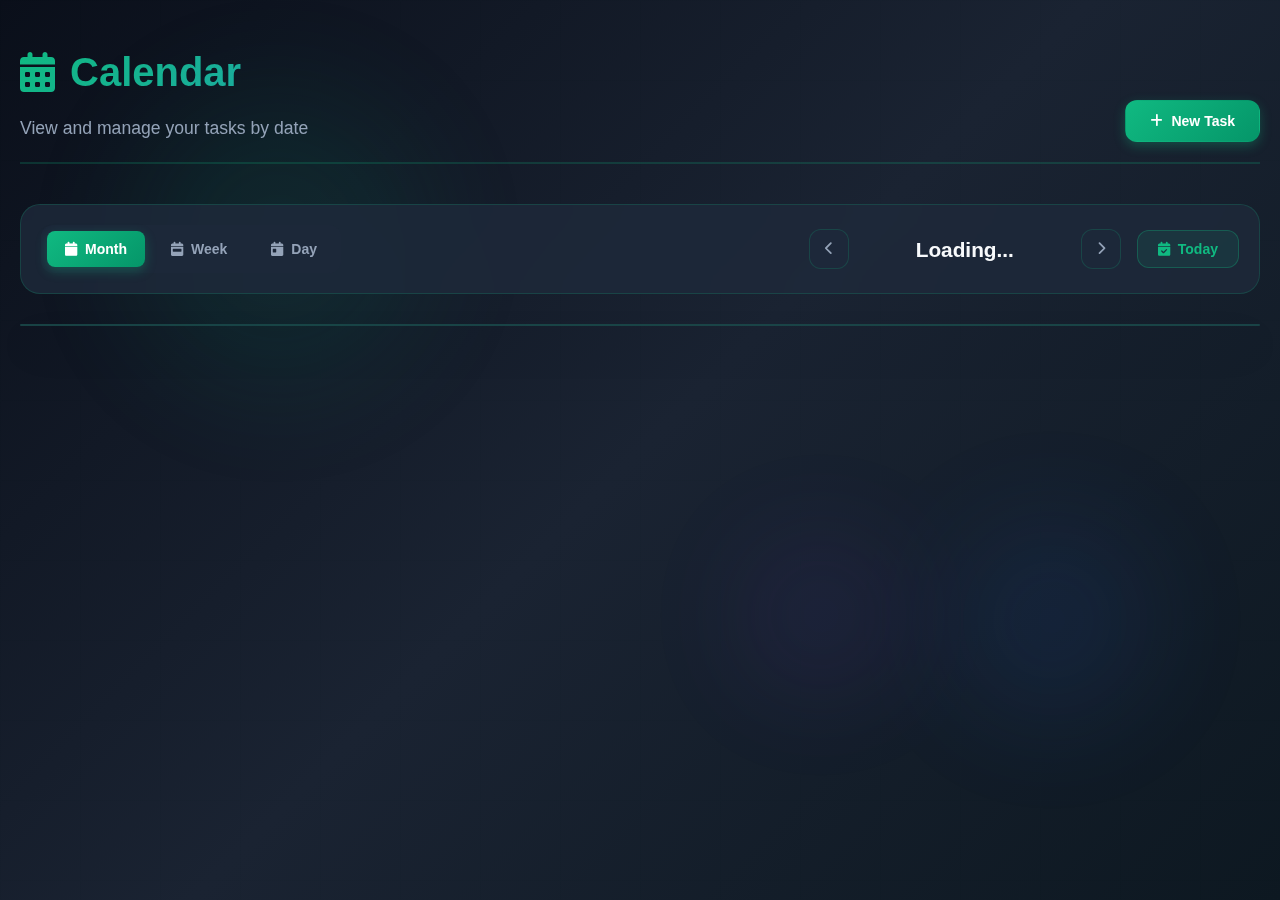
<file: views/CalendarPage.html>
<!DOCTYPE html>
<html lang="en">
<head>
    <meta charset="UTF-8">
    <meta name="viewport" content="width=device-width, initial-scale=1.0">
    <title>Calendar - Nivoxar</title>
    <link rel="stylesheet" href="https://cdnjs.cloudflare.com/ajax/libs/font-awesome/6.4.0/css/all.min.css">
    <link rel="stylesheet" href="../public/styles/dashboard/variables.css">
    <link rel="stylesheet" href="../public/styles/globals.css">
    <link rel="stylesheet" href="../public/styles/dashboard/base.css">
    <link rel="stylesheet" href="../public/styles/navbar.css">
    <link rel="stylesheet" href="../public/styles/dashboard/components.css">
    <link rel="stylesheet" href="../public/styles/dashboard/forms.css">
    <link rel="stylesheet" href="../public/styles/dashboard/popups.css">
    <link rel="stylesheet" href="../public/styles/dashboard/subtasks.css">
    <link rel="stylesheet" href="../public/styles/CalendarPage.css">
</head>
<body>
    <!-- Navbar (Dynamic from Navbar.js) -->
    <div id="navbarContainer"></div>

    <!-- Background Effects (from base.css) -->
    <div class="background-shapes">
        <div class="shape shape-1"></div>
        <div class="shape shape-2"></div>
        <div class="shape shape-3"></div>
    </div>
    <div class="grid-overlay"></div>

    <!-- Loading State -->
    <div id="loading" class="loading-state" style="display: none;">
        <div class="spinner"></div>
        <p>Loading Calendar...</p>
    </div>

    <!-- Main Calendar Page -->
    <div id="calendar-page" class="calendar-page">
        <div class="calendar-container">
            <!-- Header -->
            <div class="calendar-header">
                <div class="header-left">
                    <h1 class="calendar-title">
                        <i class="fas fa-calendar-alt"></i>
                        Calendar
                    </h1>
                    <p class="calendar-subtitle">View and manage your tasks by date</p>
                </div>
                <div class="header-actions">
                    <button class="btn btn-primary" id="create-task-btn">
                        <i class="fas fa-plus"></i>
                        <span>New Task</span>
                    </button>
                </div>
            </div>

            <!-- Calendar Controls -->
            <div class="calendar-controls">
                <div class="view-switcher">
                    <button class="view-btn active" data-view="month">
                        <i class="fas fa-calendar"></i>
                        <span>Month</span>
                    </button>
                    <button class="view-btn" data-view="week">
                        <i class="fas fa-calendar-week"></i>
                        <span>Week</span>
                    </button>
                    <button class="view-btn" data-view="day">
                        <i class="fas fa-calendar-day"></i>
                        <span>Day</span>
                    </button>
                </div>

                <div class="date-navigation">
                    <button class="nav-btn" id="prev-period">
                        <i class="fas fa-chevron-left"></i>
                    </button>
                    <h2 class="current-period" id="current-period">Loading...</h2>
                    <button class="nav-btn" id="next-period">
                        <i class="fas fa-chevron-right"></i>
                    </button>
                    <button class="btn-today" id="today-btn">
                        <i class="fas fa-calendar-check"></i>
                        Today
                    </button>
                </div>
            </div>

            <!-- Calendar Grid -->
            <div id="calendar-grid" class="calendar-grid">
                <!-- Dynamic content will be inserted here -->
            </div>
        </div>
    </div>

    <!-- Create Task Modal -->
    <div id="create-task-modal" class="modal-overlay" style="display: none;">
        <div class="popup-wrapper" id="create-popup-wrapper">
            <div class="popup-content popup-main">
                <div class="popup-header">
                    <h2>
                        <i class="fas fa-plus-circle"></i>
                        Create New Task
                    </h2>
                    <button class="popup-close" id="close-create-modal">
                        <i class="fas fa-times"></i>
                    </button>
                </div>

                <div class="popup-body">
                    <form id="create-task-form" class="task-form">
                        <div class="form-group">
                            <label class="form-label required">Title</label>
                            <input type="text" id="task-title" class="form-input" placeholder="Task title" required>
                        </div>

                        <div class="form-group">
                            <label class="form-label">Description</label>
                            <textarea id="task-description" class="form-textarea" placeholder="Task description" rows="3"></textarea>
                        </div>

                        <div class="form-row">
                            <div class="form-group">
                                <label class="form-label">Category</label>
                                <select id="task-category" class="form-select">
                                    <!-- Dynamic options -->
                                </select>
                            </div>

                            <div class="form-group">
                                <label class="form-label required">Priority</label>
                                <select id="task-priority" class="form-select" required>
                                    <option value="1">🟢 Low</option>
                                    <option value="2" selected>🟡 Medium</option>
                                    <option value="3">🟠 High</option>
                                    <option value="4">🔴 Urgent</option>
                                </select>
                            </div>
                        </div>

                        <div class="form-row">
                            <div class="form-group">
                                <label class="form-label">Due Date</label>
                                <input type="date" id="task-due-date" class="form-input">
                            </div>

                            <div class="form-group">
                                <label class="form-label">Due Time</label>
                                <input type="time" id="task-due-time" class="form-input">
                            </div>
                        </div>

                        <!-- SubTasks Option -->
                        <div class="form-group">
                            <label class="checkbox-label">
                                <input type="checkbox" id="task-has-subtasks">
                                <span class="checkbox-custom"></span>
                                <span>
                                    <i class="fas fa-tasks"></i>
                                    Add SubTasks
                                </span>
                            </label>
                        </div>

                        <!-- Recurring Option -->
                        <div class="form-group">
                            <label class="checkbox-label">
                                <input type="checkbox" id="task-recurring">
                                <span class="checkbox-custom"></span>
                                <span>
                                    <i class="fas fa-redo"></i>
                                    Recurring Task
                                </span>
                            </label>
                        </div>

                        <!-- Recurring Options (hidden by default) -->
                        <div id="recurring-options" class="recurring-options" style="display: none;">
                            <div class="form-row">
                                <div class="form-group">
                                    <label class="form-label">Frequency</label>
                                    <select id="recurring-frequency" class="form-select">
                                        <option value="daily">Daily</option>
                                        <option value="weekly">Weekly</option>
                                        <option value="monthly">Monthly</option>
                                    </select>
                                </div>

                                <div class="form-group">
                                    <label class="form-label">End Date</label>
                                    <input type="date" id="recurring-end-date" class="form-input">
                                </div>
                            </div>
                        </div>
                    </form>
                </div>

                <div class="popup-footer">
                    <button type="button" class="btn btn-secondary" id="cancel-create">Cancel</button>
                    <button type="submit" form="create-task-form" class="btn btn-primary">
                        <i class="fas fa-check"></i>
                        Create Task
                    </button>
                </div>
            </div>

            <!-- SubTasks Side Panel -->
            <div class="popup-content popup-side" id="subTasksSidePanel" style="display: none;">
                <div class="side-panel-header">
                    <h3>
                        <i class="fas fa-list-check"></i>
                        SubTasks Manager
                    </h3>
                    <button class="panel-close" id="closeSubTasksSidePanel">
                        <i class="fas fa-times"></i>
                    </button>
                </div>

                <div class="side-panel-body">
                    <div class="panel-info">
                        <i class="fas fa-info-circle"></i>
                        Add subtasks to break down your main task into smaller, manageable steps.
                    </div>

                    <div class="subtasks-manager">
                        <div class="subtask-input-group">
                            <input 
                                type="text" 
                                id="newSubTaskTempInput" 
                                class="subtask-input" 
                                placeholder="Add new subtask..."
                            >
                            <button type="button" class="subtask-add-btn" id="addSubTaskTempBtn">
                                <i class="fas fa-plus"></i>
                            </button>
                        </div>

                        <div class="temp-subtasks-list" id="tempSubTasksList">
                            <div class="subtasks-empty">No subtasks added yet.</div>
                        </div>

                        <div class="subtasks-summary" id="tempSubTasksSummary">
                            <i class="fas fa-info-circle"></i>
                            <span class="summary-text">No subtasks yet</span>
                        </div>
                    </div>
                </div>
            </div>
        </div>
    </div>

    <!-- Edit Task Modal -->
    <div id="edit-task-modal" class="modal-overlay" style="display: none;">
        <div class="popup-wrapper" id="edit-popup-wrapper">
            <div class="popup-content popup-main">
                <div class="popup-header">
                    <h2>
                        <i class="fas fa-edit"></i>
                        Edit Task
                    </h2>
                    <button class="popup-close" id="close-edit-modal">
                        <i class="fas fa-times"></i>
                    </button>
                </div>

                <div class="popup-body">
                    <form id="edit-task-form" class="task-form">
                        <input type="hidden" id="edit-task-id">
                        
                        <div class="form-group">
                            <label class="form-label required">Title</label>
                            <input type="text" id="edit-task-title" class="form-input" required>
                        </div>

                        <div class="form-group">
                            <label class="form-label">Description</label>
                            <textarea id="edit-task-description" class="form-textarea" rows="3"></textarea>
                        </div>

                        <div class="form-row">
                            <div class="form-group">
                                <label class="form-label">Category</label>
                                <select id="edit-task-category" class="form-select">
                                    <!-- Dynamic options -->
                                </select>
                            </div>

                            <div class="form-group">
                                <label class="form-label">Priority</label>
                                <select id="edit-task-priority" class="form-select">
                                    <option value="1">🟢 Low</option>
                                    <option value="2">🟡 Medium</option>
                                    <option value="3">🟠 High</option>
                                    <option value="4">🔴 Urgent</option>
                                </select>
                            </div>
                        </div>

                        <div class="form-row">
                            <div class="form-group">
                                <label class="form-label">Due Date</label>
                                <input type="date" id="edit-task-due-date" class="form-input">
                            </div>

                            <div class="form-group">
                                <label class="form-label">Due Time</label>
                                <input type="time" id="edit-task-due-time" class="form-input">
                            </div>
                        </div>

                        <!-- SubTasks Option -->
                        <div class="form-group">
                            <label class="checkbox-label">
                                <input type="checkbox" id="edit-task-has-subtasks">
                                <span class="checkbox-custom"></span>
                                <span>
                                    <i class="fas fa-tasks"></i>
                                    Add SubTasks
                                </span>
                            </label>
                        </div>

                        <!-- Recurring Option -->
                        <div class="form-group">
                            <label class="checkbox-label">
                                <input type="checkbox" id="edit-task-recurring">
                                <span class="checkbox-custom"></span>
                                <span>
                                    <i class="fas fa-redo"></i>
                                    Recurring Task
                                </span>
                            </label>
                        </div>

                        <!-- Recurring Options (hidden by default) -->
                        <div id="edit-recurring-options" class="recurring-options" style="display: none;">
                            <div class="form-row">
                                <div class="form-group">
                                    <label class="form-label">Frequency</label>
                                    <select id="edit-recurring-frequency" class="form-select">
                                        <option value="daily">Daily</option>
                                        <option value="weekly">Weekly</option>
                                        <option value="monthly">Monthly</option>
                                    </select>
                                </div>

                                <div class="form-group">
                                    <label class="form-label">End Date</label>
                                    <input type="date" id="edit-recurring-end-date" class="form-input">
                                </div>
                            </div>
                        </div>
                    </form>
                </div>

                <div class="popup-footer">
                    <button type="button" class="btn btn-secondary" id="cancel-edit">Cancel</button>
                    <button type="button" class="btn btn-danger" id="delete-task">
                        <i class="fas fa-trash"></i>
                        Delete
                    </button>
                    <button type="submit" form="edit-task-form" class="btn btn-primary">
                        <i class="fas fa-save"></i>
                        Save Changes
                    </button>
                </div>
            </div>
        </div>
    </div>

    <!-- More Tasks Modal (like SubTasks) -->
    <div id="more-tasks-modal" class="modal-overlay" style="display: none;">
        <div class="popup-wrapper">
            <div class="popup-content popup-subtasks">
                <div class="popup-header">
                    <h2>
                        <i class="fas fa-calendar-day"></i>
                        <span id="more-tasks-date-title">Tasks</span>
                    </h2>
                    <button class="popup-close" id="close-more-tasks-modal">
                        <i class="fas fa-times"></i>
                    </button>
                </div>

                <div class="popup-body">
                    <div id="more-tasks-list" class="subtasks-list">
                        <!-- Dynamic task list will be inserted here -->
                    </div>
                </div>

                <div class="popup-footer">
                    <button type="button" class="btn btn-secondary" id="cancel-more-tasks">Close</button>
                </div>
            </div>
        </div>
    </div>
    <script type="module" src="../scripts/CalendarPage.js"></script>
</body>
</html>
</file>
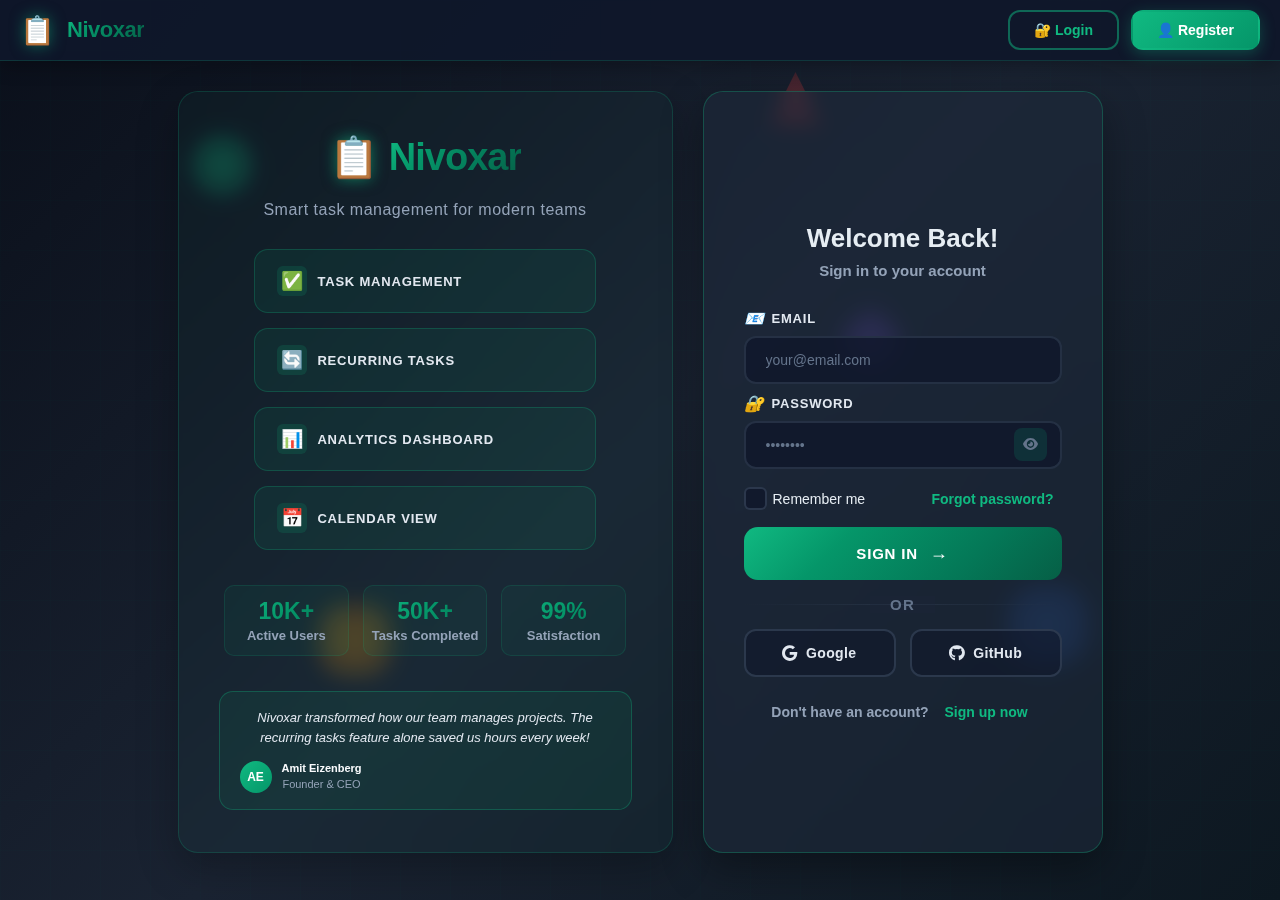
<file: views/CategoriesPage.html>
<!DOCTYPE html>
<html lang="en" dir="ltr">
<head>
    <meta charset="UTF-8">
    <meta name="viewport" content="width=device-width, initial-scale=1.0">
    <title>Categories - Nivoxar</title>
    <link rel="stylesheet" href="../public/styles/globals.css">
    <link rel="stylesheet" href="../public/styles/navbar.css">
    <link rel="stylesheet" href="../public/styles/CategoriesPage.css">
    <link rel="stylesheet" href="https://cdnjs.cloudflare.com/ajax/libs/font-awesome/6.4.0/css/all.min.css">
</head>
<body>
    <!-- Navbar Container -->
    <div id="navbarContainer"></div>
    <!-- Background Effects -->
    <div class="categories-bg">
        <div class="categories-shapes">
            <div class="cat-shape cat-shape-1"></div>
            <div class="cat-shape cat-shape-2"></div>
            <div class="cat-shape cat-shape-3"></div>
        </div>
        <div class="categories-grid-overlay"></div>
    </div>

    <!-- Loading State -->
    <div id="loadingState" class="categories-loading">
        <div class="loading-content">
            <i class="fas fa-spinner fa-spin"></i>
            <p>Loading categories...</p>
        </div>
    </div>

    <!-- Main Content -->
    <div class="categories-page" id="mainContent" style="display: none;">
        <div class="categories-container">
            <!-- Header -->
            <header class="categories-header">
                <div class="header-left">
                    <h1 class="categories-title">
                        <i class="fas fa-folder-open"></i>
                        Categories
                    </h1>
                    <p class="categories-subtitle">
                        Organize your tasks with colorful categories
                    </p>
                </div>
                
                <div class="header-actions">
                    <button class="action-btn create-category-btn" id="createCategoryBtn">
                        <i class="fas fa-plus"></i>
                        New Category
                    </button>
                </div>
            </header>

            <!-- Error Message -->
            <div id="errorMessage" class="error-message" style="display: none;">
                <i class="fas fa-exclamation-triangle"></i>
                <span id="errorText"></span>
                <button id="closeErrorBtn" class="error-close">
                    <i class="fas fa-times"></i>
                </button>
            </div>

            <!-- Categories Content -->
            <div class="categories-content">
                <!-- Empty State -->
                <div id="emptyState" class="empty-state" style="display: none;">
                    <i class="fas fa-folder-plus"></i>
                    <h3>No categories yet</h3>
                    <p>Create your first category to organize your tasks!</p>
                    <button class="btn-primary" id="emptyStateCreateBtn">
                        <i class="fas fa-plus"></i>
                        Create Category
                    </button>
                </div>

                <!-- Categories Grid -->
                <div id="categoriesGrid" class="categories-grid"></div>
            </div>
        </div>
    </div>

    <!-- Create/Edit Category Modal -->
    <div id="categoryModal" class="modal-overlay" style="display: none;">
        <div class="modal-content">
            <div class="modal-header">
                <h3>
                    <i class="fas fa-folder"></i>
                    <span id="modalTitle">Create New Category</span>
                </h3>
                <button class="modal-close" id="closeModalBtn">
                    <i class="fas fa-times"></i>
                </button>
            </div>
            
            <form id="categoryForm" class="category-form">
                <div class="form-group">
                    <label>Category Name</label>
                    <input
                        type="text"
                        id="categoryNameInput"
                        placeholder="Enter category name..."
                        required
                    />
                </div>
                
                <div class="form-group">
                    <label>Color</label>
                    <div class="color-picker">
                        <div class="selected-color">
                            <div class="color-preview" id="colorPreview"></div>
                            <span id="colorValue">#10b981</span>
                        </div>
                        <div class="color-options" id="colorOptions"></div>
                    </div>
                </div>
                
                <div class="modal-actions">
                    <button type="button" class="btn-secondary" id="cancelModalBtn">
                        Cancel
                    </button>
                    <button type="submit" class="btn-primary" id="submitCategoryBtn">
                        <i class="fas fa-plus"></i>
                        <span id="submitBtnText">Create Category</span>
                    </button>
                </div>
            </form>
        </div>
    </div>

    <script type="module" src="../scripts/CategoriesPage.js"></script>
</body>
</html>
</file>
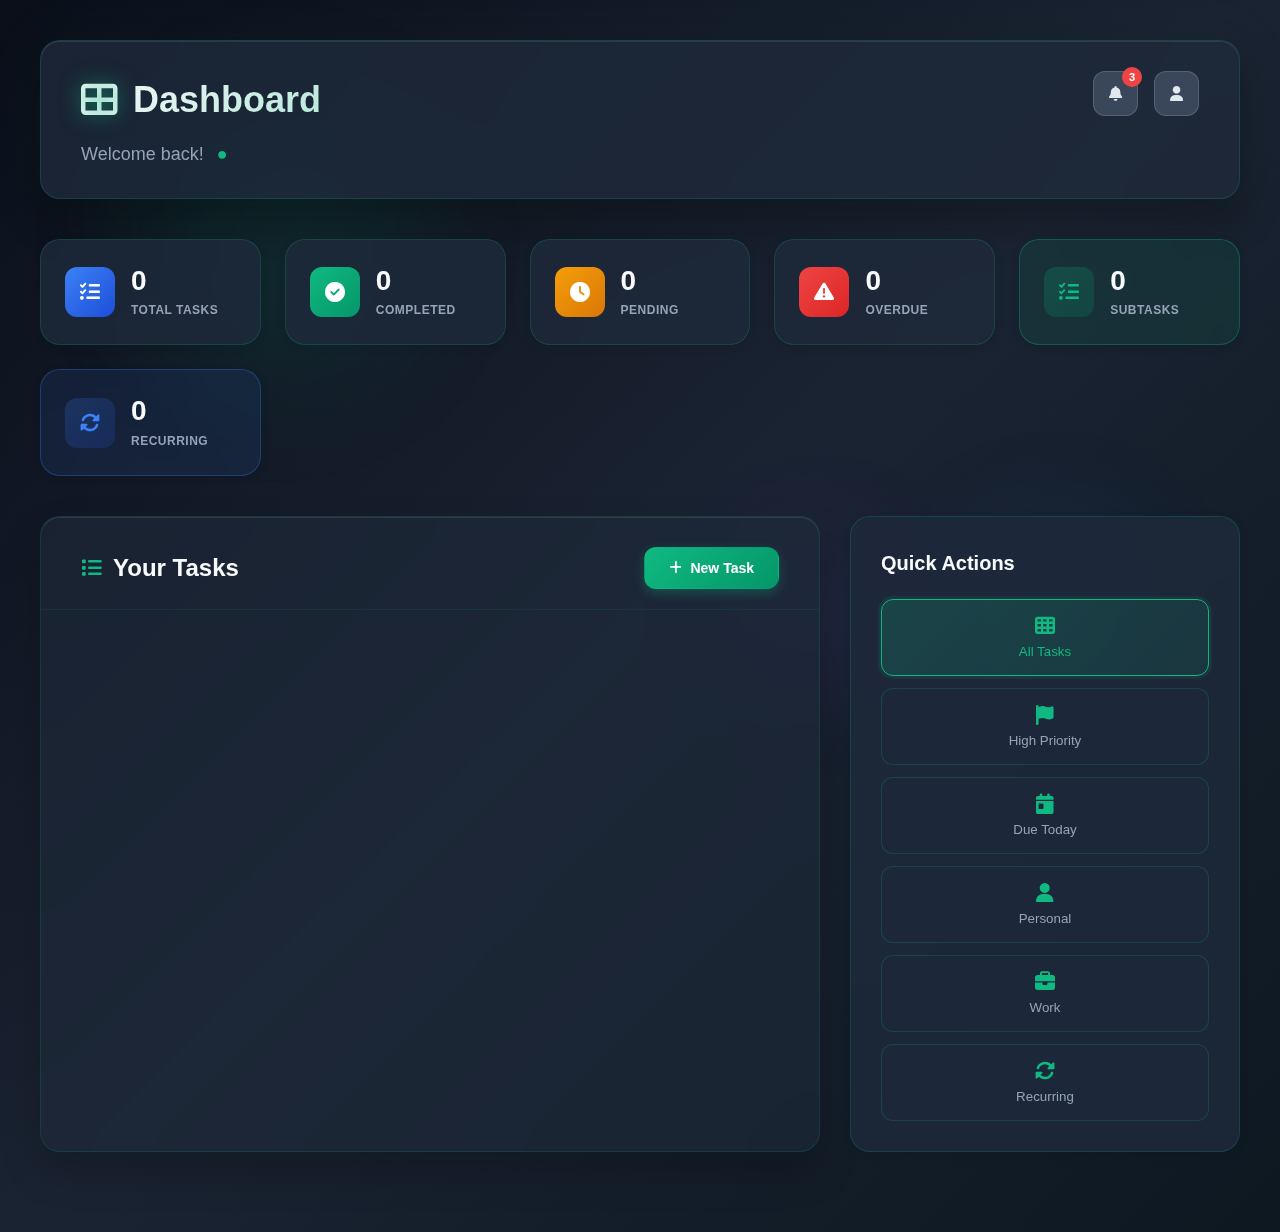
<file: views/DashboardPage.html>
<!DOCTYPE html>
<html lang="en" dir="ltr">
<head>
    <meta charset="UTF-8">
    <meta name="viewport" content="width=device-width, initial-scale=1.0">
    <title>Dashboard - Nivoxar</title>
    <link rel="stylesheet" href="../public/styles/globals.css">
    <link rel="stylesheet" href="../public/styles/DashboardPage.css">
    <link rel="stylesheet" href="https://cdnjs.cloudflare.com/ajax/libs/font-awesome/6.4.0/css/all.min.css">
    <link rel="stylesheet" href="../public/styles/navbar.css">
    <link rel="stylesheet" href="../public/styles/dashboard/categoryfilter.css">
</head>
<body>
    <!-- ✅ Navbar Container -->
    <div id="navbarContainer"></div>
    
    <!-- Dashboard Content -->
    <div class="dashboard-container">
        <!-- Background Effects -->
        <div class="background-shapes">
            <div class="shape shape-1"></div>
            <div class="shape shape-2"></div>
            <div class="shape shape-3"></div>
        </div>
        <div class="grid-overlay"></div>

        <!-- Main Container -->
        <div class="dashboard-container">
            <!-- Header -->
            <header class="dashboard-header">
                <div class="header-content">
                    <div class="header-left">
                        <h1 class="dashboard-title">
                            <i class="fas fa-th-large"></i>
                            Dashboard
                        </h1>
                        <p class="dashboard-subtitle" id="dashboardSubtitle">
                            Welcome back! <span class="status-indicator">●</span>
                        </p>
                    </div>
                    <div class="header-actions">
                        <button class="header-btn notification-btn" aria-label="Notifications">
                            <i class="fas fa-bell"></i>
                            <span class="notification-badge">3</span>
                        </button>
                        <button class="header-btn profile-btn" aria-label="Profile">
                            <i class="fas fa-user"></i>
                        </button>
                    </div>
                </div>
            </header>

            <!-- Loading State -->
            <div id="loadingState" class="loading-state" style="display: none;">
                <div class="loading-spinner"></div>
                <p>Loading your tasks...</p>
            </div>

            <!-- Error Message -->
            <div id="errorMessage" class="error-message">
                <i class="fas fa-exclamation-circle"></i>
                <p id="errorText">An error occurred</p>
                <button class="error-close" id="errorClose">
                    <i class="fas fa-times"></i>
                </button>
            </div>

            <!-- Stats Section -->
            <section class="stats-section">
                <div class="stat-card total">
                    <div class="stat-icon">
                        <i class="fas fa-tasks"></i>
                    </div>
                    <div class="stat-info">
                        <span class="stat-value" id="totalTasks">0</span>
                        <p class="stat-label">Total Tasks</p>
                    </div>
                </div>

                <div class="stat-card completed">
                    <div class="stat-icon">
                        <i class="fas fa-check-circle"></i>
                    </div>
                    <div class="stat-info">
                        <span class="stat-value" id="completedTasks">0</span>
                        <p class="stat-label">Completed</p>
                    </div>
                </div>

                <div class="stat-card pending">
                    <div class="stat-icon">
                        <i class="fas fa-clock"></i>
                    </div>
                    <div class="stat-info">
                        <span class="stat-value" id="pendingTasks">0</span>
                        <p class="stat-label">Pending</p>
                    </div>
                </div>

                <div class="stat-card overdue">
                    <div class="stat-icon">
                        <i class="fas fa-exclamation-triangle"></i>
                    </div>
                    <div class="stat-info">
                        <span class="stat-value" id="overdueTasks">0</span>
                        <p class="stat-label">Overdue</p>
                    </div>
                </div>

                <div class="stat-card subtasks">
                    <div class="stat-icon">
                        <i class="fas fa-list-check"></i>
                    </div>
                    <div class="stat-info">
                        <span class="stat-value" id="subTasksCount">0</span>
                        <p class="stat-label">SubTasks</p>
                    </div>
                </div>

                <div class="stat-card recurring">
                    <div class="stat-icon">
                        <i class="fas fa-sync-alt"></i>
                    </div>
                    <div class="stat-info">
                        <span class="stat-value" id="recurringCount">0</span>
                        <p class="stat-label">Recurring</p>
                    </div>
                </div>
            </section>

            <!-- Main Content Grid: Tasks + Quick Actions -->
            <div class="dashboard-main">
                <!-- Tasks Section (Left Column) -->
                <section class="tasks-section">
                    <div class="section-header">
                        <h2 class="section-title">
                            <i class="fas fa-list"></i> Your Tasks
                        </h2>
                        <button class="btn btn-primary" id="createTaskBtn">
                            <i class="fas fa-plus"></i> New Task
                        </button>
                    </div>

                    <!-- Tasks List -->
                    <div id="tasksList" class="tasks-list">
                        <!-- Tasks will be dynamically inserted here by JS -->
                    </div>

                    <!-- Empty State -->
                    <div id="emptyState" class="empty-state" style="display: none;">
                        <i class="fas fa-inbox"></i>
                        <h3>No tasks yet</h3>
                        <p>Create your first task to get started!</p>
                        <button class="btn btn-primary" id="emptyStateBtn">
                            <i class="fas fa-plus"></i> Create Task
                        </button>
                    </div>

                    <!-- Pagination Controls -->
                    <div id="paginationControls" class="pagination-controls" style="display: none;">
                        <button class="pagination-btn" id="prevBtn" aria-label="Previous page">
                            <i class="fas fa-chevron-left"></i>
                        </button>
                        <span class="pagination-info" id="paginationInfo">Page 1 of 1</span>
                        <button class="pagination-btn" id="nextBtn" aria-label="Next page">
                            <i class="fas fa-chevron-right"></i>
                        </button>
                    </div>
                </section>

                <!-- Quick Actions (Right Column) -->
                <aside class="quick-actions">
                    <h3 class="quick-actions-title">Quick Actions</h3>
                    <div class="quick-actions-grid">
                        <button class="quick-action-btn active" data-action="all">
                            <i class="fas fa-th"></i>
                            <span>All Tasks</span>
                        </button>
                        <button class="quick-action-btn" data-action="high-priority">
                            <i class="fas fa-flag"></i>
                            <span>High Priority</span>
                        </button>
                        <button class="quick-action-btn" data-action="today">
                            <i class="fas fa-calendar-day"></i>
                            <span>Due Today</span>
                        </button>
                        <button class="quick-action-btn" data-action="personal">
                            <i class="fas fa-user"></i>
                            <span>Personal</span>
                        </button>
                        <button class="quick-action-btn" data-action="work">
                            <i class="fas fa-briefcase"></i>
                            <span>Work</span>
                        </button>
                        <button class="quick-action-btn" data-action="recurring">
                            <i class="fas fa-sync-alt"></i>
                            <span>Recurring</span>
                        </button>
                    </div>
                </aside>
            </div>
        </div>
    </div>
    <script type="module" src="../scripts/DashboardPage.js"></script>
</body>
</html>
</file>
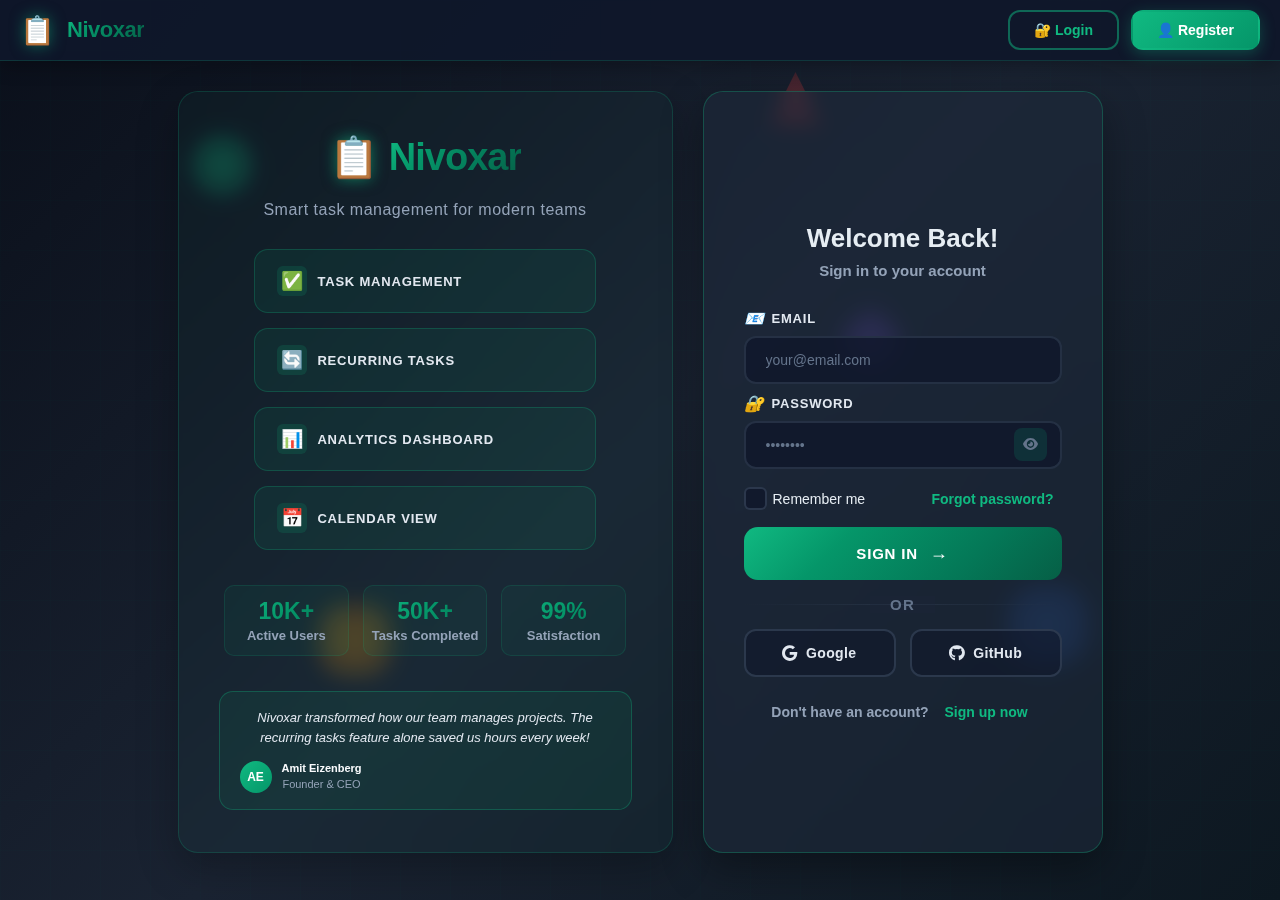
<file: views/LoginPage.html>
<!DOCTYPE html>
<html lang="en">
<head>
    <meta charset="UTF-8">
    <meta name="viewport" content="width=device-width, initial-scale=1.0">
    <title>Login - Nivoxar</title>
    <link rel="stylesheet" href="../public/styles/LoginPage.css">
    <link rel="stylesheet" href="https://cdnjs.cloudflare.com/ajax/libs/font-awesome/6.0.0/css/all.min.css">
</head>
<body>
    <!-- Auth Page Wrapper -->
    <div class="auth-page">
        <!-- Floating Shapes -->
        <div class="floating-shapes">
            <div class="shape shape-1"></div>
            <div class="shape shape-2"></div>
            <div class="shape shape-3"></div>
            <div class="shape shape-4"></div>
            <div class="shape shape-5"></div>
        </div>
        
        <!-- Grid Overlay -->
        <div class="grid-overlay"></div>
        
        <!-- Header -->
        <header class="main-header">
            <div class="header-content">
                <a href="#" class="header-logo">
                    <span class="logo-icon">📋</span>
                    <span class="logo-text">Nivoxar</span>
                </a>
                <div class="header-actions">
                    <button class="header-btn btn-login active" id="headerLoginBtn">
                        <span>🔐</span>
                        <span>Login</span>
                    </button>
                    <button class="header-btn btn-register" id="headerRegisterBtn">
                        <span>👤</span>
                        <span>Register</span>
                    </button>
                </div>
            </div>
        </header>

        <!-- Main Container -->
        <div class="auth-container">
            <!-- Left Panel -->
            <div class="auth-left-panel">
                <div class="brand-section">
                    <div class="logo-container">
                        <span class="brand-logo-icon">📋</span>
                        <h1 class="brand-title">Nivoxar</h1>
                    </div>
                    <p class="brand-subtitle">Smart task management for modern teams</p>
                </div>

                <div class="feature-highlights">
                    <div class="feature-item">
                        <div class="feature-icon">✅</div>
                        <div class="feature-text">Task Management</div>
                    </div>
                    <div class="feature-item">
                        <div class="feature-icon">🔄</div>
                        <div class="feature-text">Recurring Tasks</div>
                    </div>
                    <div class="feature-item">
                        <div class="feature-icon">📊</div>
                        <div class="feature-text">Analytics Dashboard</div>
                    </div>
                    <div class="feature-item">
                        <div class="feature-icon">📅</div>
                        <div class="feature-text">Calendar View</div>
                    </div>
                </div>

                <div class="stats-section">
                    <div class="stat-item">
                        <span class="stat-number">10K+</span>
                        <span class="stat-label">Active Users</span>
                    </div>
                    <div class="stat-item">
                        <span class="stat-number">50K+</span>
                        <span class="stat-label">Tasks Completed</span>
                    </div>
                    <div class="stat-item">
                        <span class="stat-number">99%</span>
                        <span class="stat-label">Satisfaction</span>
                    </div>
                </div>

                <div class="user-review">
                    <p class="userReview-quote">
                        Nivoxar transformed how our team manages projects. The recurring tasks feature alone saved us hours every week!
                    </p>
                    <div class="userReview-author">
                        <div class="author-avatar">AE</div>
                        <div class="author-info">
                            <strong>Amit Eizenberg</strong>
                            <span>Founder & CEO</span>
                        </div>
                    </div>
                </div>
            </div>

            <!-- Right Panel -->
            <div class="auth-right-panel">
                <!-- <div class="auth-form-container"> -->
                    <!-- Login Form -->
                    <div class="auth-form" id="loginForm">
                        <div class="form-header">
                            <h2>Welcome Back!</h2>
                            <p>Sign in to your account</p>
                        </div>
                        
                        <form id="loginFormElement">
                            <div class="form-group">
                                <label class="form-label" for="loginEmail">
                                    <i>📧</i>
                                    <span>Email</span>
                                </label>
                                <input 
                                    type="email" 
                                    id="loginEmail" 
                                    class="form-input" 
                                    placeholder="your@email.com" 
                                    required
                                >
                            </div>
                            
                            <div class="form-group">
                                <label class="form-label" for="loginPassword">
                                    <i>🔐</i>
                                    <span>Password</span>
                                </label>
                                <div class="password-input-container">
                                    <input 
                                        type="password" 
                                        id="loginPassword" 
                                        class="form-input" 
                                        placeholder="••••••••" 
                                        required
                                    >
                                    <button type="button" class="password-toggle" id="toggleLoginPassword">
                                        <i class="fas fa-eye"></i>
                                    </button>
                                </div>
                            </div>
                            
                            <div class="form-options">
                                <label class="checkbox-container">
                                    <input type="checkbox" id="rememberMe">
                                    <span class="checkmark"></span>
                                    <span>Remember me</span>
                                </label>
                                <a href="#" class="forgot-password" id="forgotPasswordLink">
                                    Forgot password?
                                </a>
                            </div>
                            
                            <button type="submit" class="auth-submit-btn">
                                <span>Sign In</span>
                                <i>→</i>
                            </button>
                            
                            <div class="auth-divider">
                                <span>or</span>
                            </div>
                            
                            <div class="social-login">
                                <button type="button" class="social-btn google-btn">
                                    <i class="fab fa-google"></i>
                                    Google
                                </button>
                                <button type="button" class="social-btn github-btn">
                                    <i class="fab fa-github"></i>
                                    GitHub
                                </button>
                            </div>
                            
                            <div class="auth-footer">
                                <p>
                                    Don't have an account?
                                    <button type="button" class="auth-link" id="showRegisterLink">
                                        Sign up now
                                    </button>
                                </p>
                            </div>
                        </form>
                    </div>

                    <!-- Register Form -->
                    <div class="auth-form" id="registerForm" style="display: none;">
                        <div class="form-header">
                            <h2>Create Account</h2>
                            <p>Join Nivoxar today</p>
                        </div>
                        
                        <form id="registerFormElement">
                            <div class="form-group">
                                <label class="form-label" for="registerName">
                                    <i>👤</i>
                                    <span>Full Name</span>
                                </label>
                                <input 
                                    type="text" 
                                    id="registerName" 
                                    class="form-input" 
                                    placeholder="Enter your name" 
                                    required
                                >
                            </div>
                            
                            <div class="form-group">
                                <label class="form-label" for="registerEmail">
                                    <i>📧</i>
                                    <span>Email</span>
                                </label>
                                <input 
                                    type="email" 
                                    id="registerEmail" 
                                    class="form-input" 
                                    placeholder="your@email.com" 
                                    required
                                >
                            </div>
                            
                            <div class="form-group">
                                <label class="form-label" for="registerPassword">
                                    <i>🔐</i>
                                    <span>Password</span>
                                </label>
                                <div class="password-input-container">
                                    <input 
                                        type="password" 
                                        id="registerPassword" 
                                        class="form-input" 
                                        placeholder="••••••••" 
                                        required
                                    >
                                    <button type="button" class="password-toggle" id="toggleRegisterPassword">
                                        <i class="fas fa-eye"></i>
                                    </button>
                                </div>
                            </div>
                            
                            <div class="form-group">
                                <label class="form-label" for="registerPasswordConfirm">
                                    <i>🔐</i>
                                    <span>Confirm Password</span>
                                </label>
                                <div class="password-input-container">
                                    <input 
                                        type="password" 
                                        id="registerPasswordConfirm" 
                                        class="form-input" 
                                        placeholder="••••••••" 
                                        required
                                    >
                                    <button type="button" class="password-toggle" id="toggleRegisterPasswordConfirm">
                                        <i class="fas fa-eye"></i>
                                    </button>
                                </div>
                            </div>
                            
                            <div class="form-options">
                                <label class="checkbox-container">
                                    <input type="checkbox" id="agreeTerms" required>
                                    <span class="checkmark"></span>
                                    <span>I agree to Terms & Conditions</span>
                                </label>
                            </div>
                            
                            <button type="submit" class="auth-submit-btn">
                                <span>Create Account</span>
                                <i>→</i>
                            </button>
                            
                            <div class="auth-divider">
                                <span>or</span>
                            </div>
                            
                            <div class="social-login">
                                <button type="button" class="social-btn google-btn">
                                    <i class="fab fa-google"></i>
                                    Google
                                </button>
                                <button type="button" class="social-btn github-btn">
                                    <i class="fab fa-github"></i>
                                    GitHub
                                </button>
                            </div>
                            
                            <div class="auth-footer">
                                <p>
                                    Already have an account?
                                    <button type="button" class="auth-link" id="showLoginLink">
                                        Sign in
                                    </button>
                                </p>
                            </div>
                        </form>
                    </div>
                </div>
            </div>
        </div>
    </div>

    <script src="../scripts/LoginPage.js"></script>
</body>
</html>
</file>
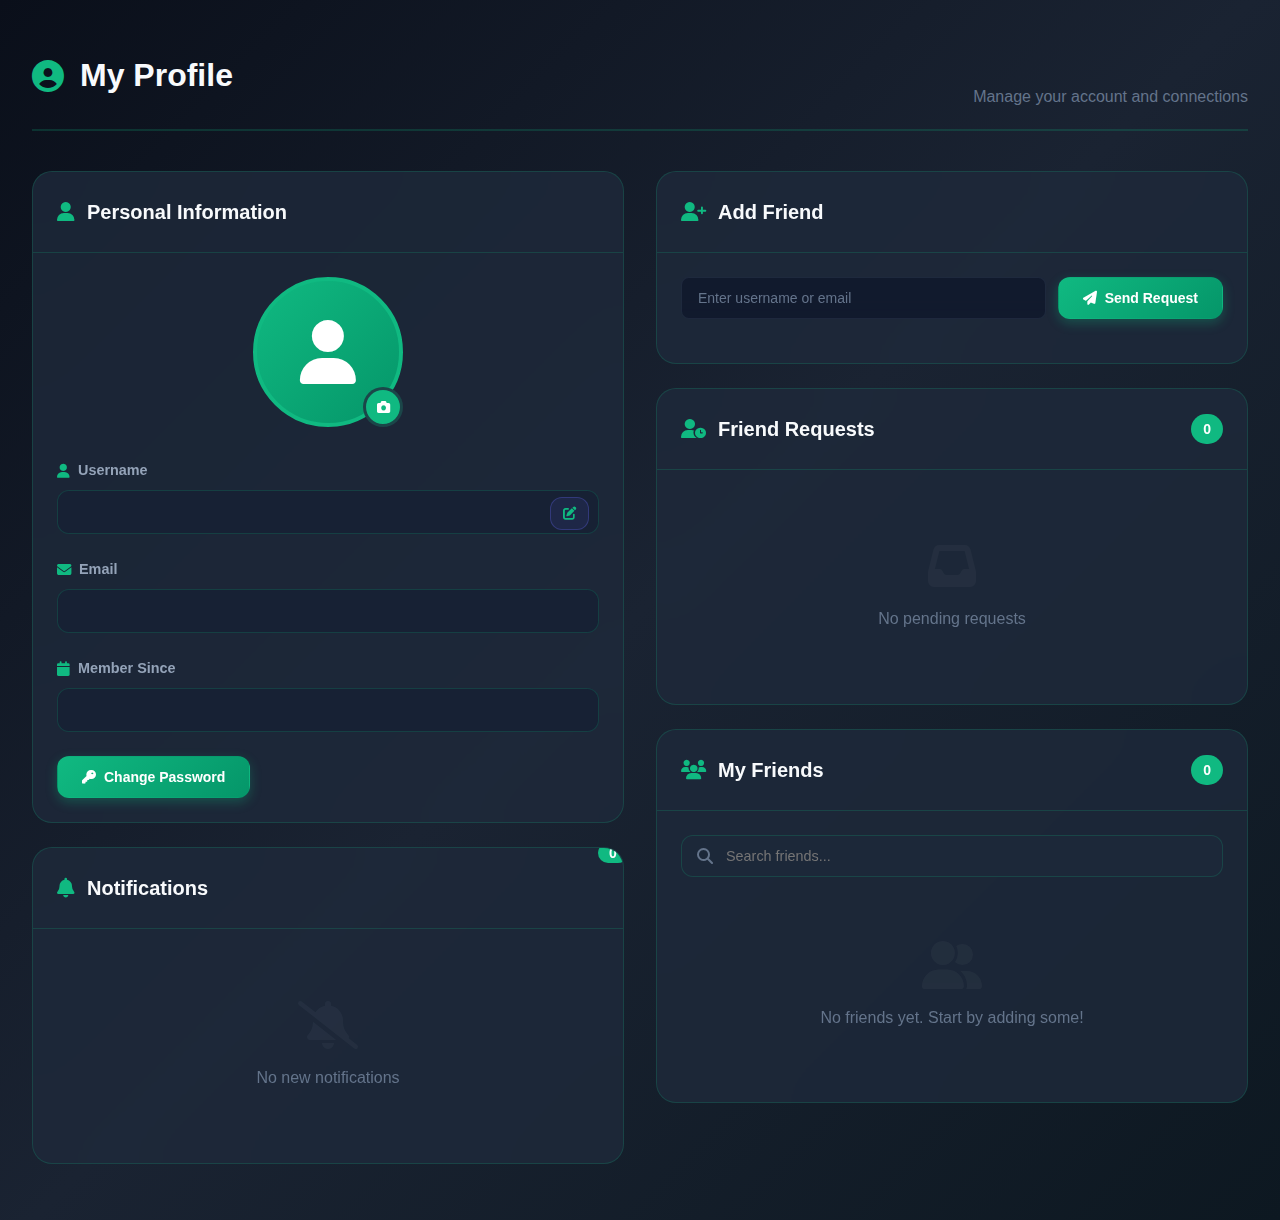
<file: views/ProfilePage.html>
<!DOCTYPE html>
<html lang="en">
<head>
    <meta charset="UTF-8">
    <meta name="viewport" content="width=device-width, initial-scale=1.0">
    <title>Profile - Nivoxar</title>
    <link rel="stylesheet" href="https://cdnjs.cloudflare.com/ajax/libs/font-awesome/6.4.0/css/all.min.css">
    <link rel="stylesheet" href="../public/styles/globals.css">
    <link rel="stylesheet" href="../public/styles/DashboardPage.css">
    <link rel="stylesheet" href="../public/styles/navbar.css">
    <link rel="stylesheet" href="../public/styles/ProfilePage.css">
</head>
<body>
    <!-- Navbar (Dynamic from Navbar.js) -->
    <div id="navbarContainer"></div>

    <!-- Loading State -->
    <div id="loading" class="loading-state" style="display: none;">
        <div class="spinner"></div>
        <p>Loading Profile...</p>
    </div>

    <!-- Main Profile Page -->
    <div id="profile-page" class="profile-page">
        <div class="profile-container">
            <!-- Header -->
            <div class="profile-header">
                <h1 class="profile-title">
                    <i class="fas fa-user-circle"></i>
                    My Profile
                </h1>
                <p class="profile-subtitle">Manage your account and connections</p>
            </div>

            <!-- Profile Content Grid -->
            <div class="profile-grid">
                <!-- Left Column: User Info & Settings -->
                <div class="profile-left">
                    <!-- User Info Card -->
                    <div class="card user-info-card">
                        <div class="card-header">
                            <h2>
                                <i class="fas fa-user"></i>
                                Personal Information
                            </h2>
                        </div>
                        <div class="card-body">
                            <!-- Profile Picture -->
                            <div class="profile-picture-section">
                                <div class="profile-picture-wrapper">
                                    <div id="profilePicture" class="profile-picture">
                                        <i class="fas fa-user"></i>
                                    </div>
                                    <button class="change-picture-btn" id="changePictureBtn">
                                        <i class="fas fa-camera"></i>
                                    </button>
                                    <input type="file" id="pictureInput" accept="image/*" style="display: none;">
                                </div>
                            </div>

                            <!-- User Details Form -->
                            <form id="profileForm" class="profile-form">
                                <div class="form-group">
                                    <label class="form-label">
                                        <i class="fas fa-user"></i>
                                        Username
                                    </label>
                                    <input type="text" id="username" class="form-input" readonly>
                                    <button type="button" class="edit-btn" id="editUsernameBtn">
                                        <i class="fas fa-edit"></i>
                                    </button>
                                </div>

                                <div class="form-group">
                                    <label class="form-label">
                                        <i class="fas fa-envelope"></i>
                                        Email
                                    </label>
                                    <input type="email" id="email" class="form-input" readonly>
                                </div>

                                <div class="form-group">
                                    <label class="form-label">
                                        <i class="fas fa-calendar"></i>
                                        Member Since
                                    </label>
                                    <input type="text" id="memberSince" class="form-input" readonly>
                                </div>

                                <button type="button" class="btn btn-primary" id="changePasswordBtn">
                                    <i class="fas fa-key"></i>
                                    Change Password
                                </button>
                            </form>
                        </div>
                    </div>

                    <!-- Notifications Settings Card -->
                    <div class="card notifications-card">
                        <div class="card-header">
                            <h2>
                                <i class="fas fa-bell"></i>
                                Notifications
                            </h2>
                            <span class="notification-badge" id="notificationCount">0</span>
                        </div>
                        <div class="card-body">
                            <div class="notifications-list" id="notificationsList">
                                <div class="empty-state">
                                    <i class="fas fa-bell-slash"></i>
                                    <p>No new notifications</p>
                                </div>
                            </div>
                        </div>
                    </div>
                </div>

                <!-- Right Column: Friends Management -->
                <div class="profile-right">
                    <!-- Add Friend Card -->
                    <div class="card add-friend-card">
                        <div class="card-header">
                            <h2>
                                <i class="fas fa-user-plus"></i>
                                Add Friend
                            </h2>
                        </div>
                        <div class="card-body">
                            <form id="addFriendForm" class="add-friend-form">
                                <div class="form-group">
                                    <input type="text" id="friendSearch" class="form-input" placeholder="Enter username or email">
                                    <button type="submit" class="btn btn-primary">
                                        <i class="fas fa-paper-plane"></i>
                                        Send Request
                                    </button>
                                </div>
                            </form>
                        </div>
                    </div>

                    <!-- Friend Requests Card -->
                    <div class="card friend-requests-card">
                        <div class="card-header">
                            <h2>
                                <i class="fas fa-user-clock"></i>
                                Friend Requests
                            </h2>
                            <span class="request-badge" id="requestCount">0</span>
                        </div>
                        <div class="card-body">
                            <div class="requests-list" id="requestsList">
                                <div class="empty-state">
                                    <i class="fas fa-inbox"></i>
                                    <p>No pending requests</p>
                                </div>
                            </div>
                        </div>
                    </div>

                    <!-- Friends List Card -->
                    <div class="card friends-list-card">
                        <div class="card-header">
                            <h2>
                                <i class="fas fa-users"></i>
                                My Friends
                            </h2>
                            <span class="friends-count" id="friendsCount">0</span>
                        </div>
                        <div class="card-body">
                            <div class="search-box">
                                <i class="fas fa-search"></i>
                                <input type="text" id="friendsSearchInput" placeholder="Search friends...">
                            </div>
                            <div class="friends-list" id="friendsList">
                                <div class="empty-state">
                                    <i class="fas fa-user-friends"></i>
                                    <p>No friends yet. Start by adding some!</p>
                                </div>
                            </div>
                        </div>
                    </div>
                </div>
            </div>
        </div>
    </div>

    <!-- Change Password Modal -->
    <div id="changePasswordModal" class="modal-overlay" style="display: none;">
        <div class="popup-wrapper">
            <div class="popup-content popup-main">
                <div class="popup-header">
                    <h2>
                        <i class="fas fa-key"></i>
                        Change Password
                    </h2>
                    <button class="popup-close" id="closePasswordModal">
                        <i class="fas fa-times"></i>
                    </button>
                </div>
                <div class="popup-body">
                    <form id="changePasswordForm">
                        <div class="form-group">
                            <label class="form-label">Current Password</label>
                            <input type="password" id="currentPassword" class="form-input" required>
                        </div>
                        <div class="form-group">
                            <label class="form-label">New Password</label>
                            <input type="password" id="newPassword" class="form-input" required>
                        </div>
                        <div class="form-group">
                            <label class="form-label">Confirm New Password</label>
                            <input type="password" id="confirmPassword" class="form-input" required>
                        </div>
                    </form>
                </div>
                <div class="popup-footer">
                    <button type="button" class="btn btn-secondary" id="cancelPasswordBtn">Cancel</button>
                    <button type="submit" form="changePasswordForm" class="btn btn-primary">
                        <i class="fas fa-check"></i>
                        Update Password
                    </button>
                </div>
            </div>
        </div>
    </div>

    <script type="module" src="../scripts/ProfilePage.js"></script>
</body>
</html>
</file>
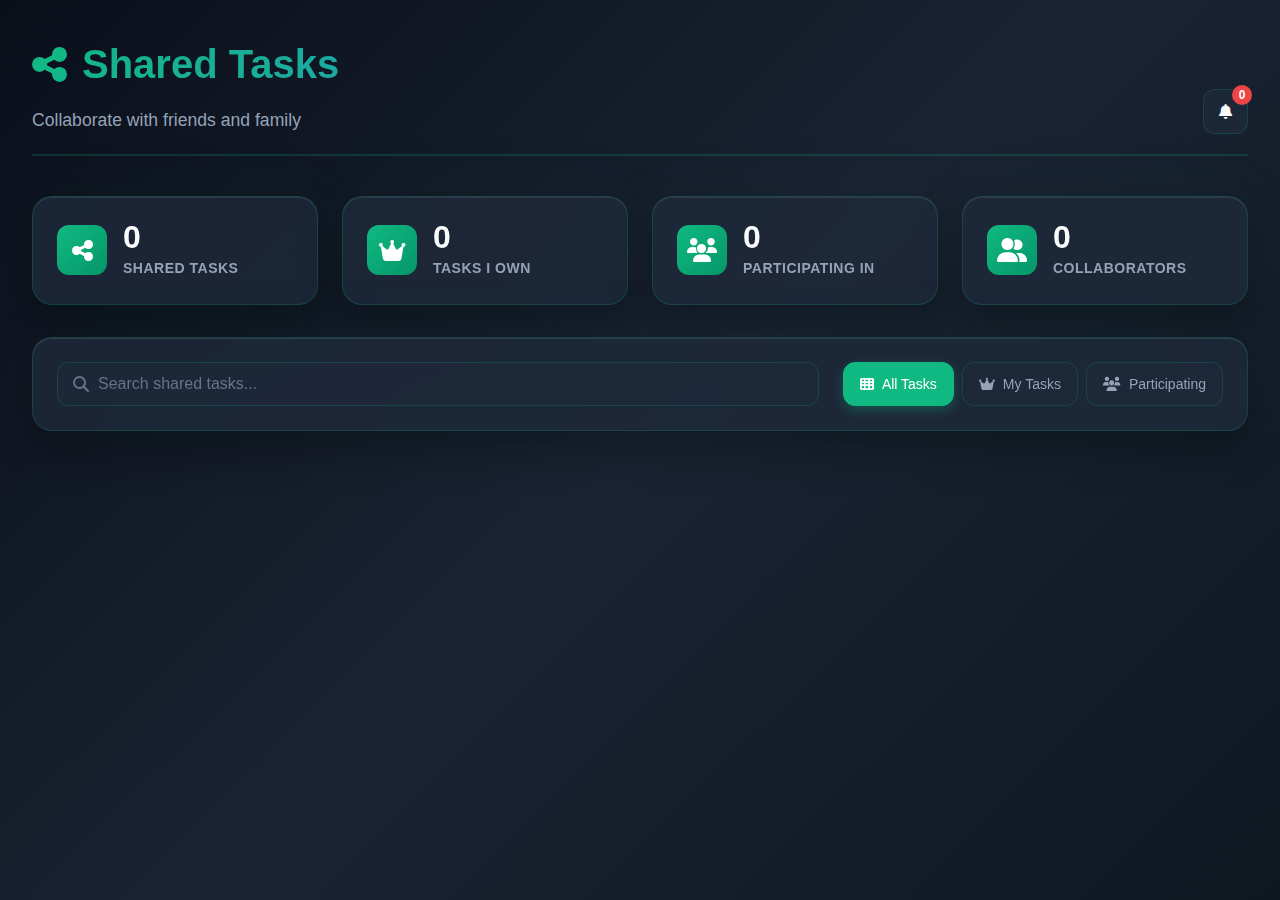
<file: views/SharedTasksPage.html>
<!DOCTYPE html>
<html lang="en" dir="ltr">
<head>
    <meta charset="UTF-8">
    <meta name="viewport" content="width=device-width, initial-scale=1.0">
    <title>Shared Tasks - Nivoxar</title>
    <link rel="stylesheet" href="../public/styles/globals.css">
    <link rel="stylesheet" href="../public/styles/SharedTasksPage.css">
    <link rel="stylesheet" href="https://cdnjs.cloudflare.com/ajax/libs/font-awesome/6.4.0/css/all.min.css">
    <link rel="stylesheet" href="../public/styles/navbar.css">
</head>
<body>
    <!-- Navbar Container -->
    <div id="navbarContainer"></div>

    <!-- Shared Tasks Content -->
    <div class="shared-tasks-container">
        <!-- Main Container -->
        <div class="main-container">
            <!-- Header -->
            <header class="page-header">
                <div class="header-left">
                    <h1 class="page-title">
                        <i class="fas fa-share-nodes"></i>
                        Shared Tasks
                    </h1>
                    <p class="page-subtitle">
                        Collaborate with friends and family
                    </p>
                </div>
                <div class="header-actions">
                    <button class="header-btn notification-btn" id="notificationBtn" aria-label="Notifications">
                        <i class="fas fa-bell"></i>
                        <span class="notification-badge" id="notificationCount">0</span>
                    </button>
                </div>
            </header>

            <!-- Loading State -->
            <div id="loadingState" class="loading-state" style="display: none;">
                <div class="loading-spinner"></div>
                <p>Loading shared tasks...</p>
            </div>

            <!-- Error Message -->
            <div id="errorMessage" class="error-message" style="display: none;">
                <i class="fas fa-exclamation-circle"></i>
                <p id="errorText">An error occurred</p>
                <button class="error-close" id="errorClose">
                    <i class="fas fa-times"></i>
                </button>
            </div>

            <!-- Stats Section -->
            <section class="stats-section">
                <div class="stat-card">
                    <div class="stat-icon">
                        <i class="fas fa-share-nodes"></i>
                    </div>
                    <div class="stat-info">
                        <span class="stat-value" id="totalSharedTasks">0</span>
                        <p class="stat-label">Shared Tasks</p>
                    </div>
                </div>

                <div class="stat-card">
                    <div class="stat-icon">
                        <i class="fas fa-crown"></i>
                    </div>
                    <div class="stat-info">
                        <span class="stat-value" id="ownedTasks">0</span>
                        <p class="stat-label">Tasks I Own</p>
                    </div>
                </div>

                <div class="stat-card">
                    <div class="stat-icon">
                        <i class="fas fa-users"></i>
                    </div>
                    <div class="stat-info">
                        <span class="stat-value" id="participatingTasks">0</span>
                        <p class="stat-label">Participating In</p>
                    </div>
                </div>

                <div class="stat-card">
                    <div class="stat-icon">
                        <i class="fas fa-user-group"></i>
                    </div>
                    <div class="stat-info">
                        <span class="stat-value" id="totalCollaborators">0</span>
                        <p class="stat-label">Collaborators</p>
                    </div>
                </div>
            </section>

            <!-- Filter & Search Section -->
            <section class="controls-section">
                <div class="search-box">
                    <i class="fas fa-search"></i>
                    <input type="text" id="searchInput" placeholder="Search shared tasks...">
                </div>

                <div class="filter-buttons">
                    <button class="filter-btn active" data-filter="all">
                        <i class="fas fa-th"></i>
                        All Tasks
                    </button>
                    <button class="filter-btn" data-filter="owned">
                        <i class="fas fa-crown"></i>
                        My Tasks
                    </button>
                    <button class="filter-btn" data-filter="participating">
                        <i class="fas fa-users"></i>
                        Participating
                    </button>
                </div>
            </section>

            <!-- Shared Tasks List -->
            <section class="tasks-section">
                <div id="sharedTasksList" class="tasks-list">
                    <!-- Tasks will be rendered here -->
                </div>

                <!-- Empty State -->
                <div id="emptyState" class="empty-state" style="display: none;">
                    <i class="fas fa-share-nodes"></i>
                    <h3>No Shared Tasks Yet</h3>
                    <p>Share tasks from your Dashboard to collaborate with friends and family</p>
                    <a href="/views/DashboardPage.html" class="btn btn-primary">
                        <i class="fas fa-home"></i>
                        Go to Dashboard
                    </a>
                </div>
            </section>
        </div>
    </div>

    <!-- Task Details Modal -->
    <div id="taskDetailsModal" class="modal">
        <div class="modal-content">
            <div class="modal-header">
                <h2 id="modalTaskTitle">Task Details</h2>
                <button class="modal-close" id="closeTaskModal">
                    <i class="fas fa-times"></i>
                </button>
            </div>
            <div class="modal-body">
                <!-- Task Info -->
                <div class="task-info-section">
                    <div class="info-row">
                        <label><i class="fas fa-user"></i> Owner:</label>
                        <span id="taskOwner"></span>
                    </div>
                    <div class="info-row">
                        <label><i class="fas fa-folder"></i> Category:</label>
                        <span id="taskCategory"></span>
                    </div>
                    <div class="info-row">
                        <label><i class="fas fa-flag"></i> Priority:</label>
                        <span id="taskPriority"></span>
                    </div>
                    <div class="info-row">
                        <label><i class="fas fa-calendar"></i> Due Date:</label>
                        <span id="taskDueDate"></span>
                    </div>
                    <div class="info-row">
                        <label><i class="fas fa-clock"></i> Last Edited:</label>
                        <span id="taskLastEdited"></span>
                    </div>
                </div>

                <!-- Description -->
                <div class="description-section">
                    <h3><i class="fas fa-align-left"></i> Description</h3>
                    <p id="taskDescription">No description</p>
                </div>

                <!-- Subtasks -->
                <div class="subtasks-section">
                    <h3><i class="fas fa-list-check"></i> Subtasks</h3>
                    <div id="taskSubtasks">
                        <p class="text-muted">No subtasks</p>
                    </div>
                </div>

                <!-- Collaborators -->
                <div class="collaborators-section">
                    <h3>
                        <i class="fas fa-users"></i>
                        Collaborators
                        <span class="collaborator-count" id="collaboratorCount">0</span>
                    </h3>
                    <div id="collaboratorsList" class="collaborators-list">
                        <!-- Collaborators will be rendered here -->
                    </div>
                </div>

                <!-- Actions -->
                <div class="modal-actions">
                    <button class="btn btn-primary" id="openTaskBtn">
                        <i class="fas fa-external-link-alt"></i>
                        Open in Dashboard
                    </button>
                    <button class="btn btn-secondary" id="manageParticipantsBtn">
                        <i class="fas fa-user-plus"></i>
                        Manage Participants
                    </button>
                    <button class="btn btn-danger" id="leaveTaskBtn" style="display: none;">
                        <i class="fas fa-sign-out-alt"></i>
                        Leave Task
                    </button>
                    <button class="btn btn-danger" id="unshareTaskBtn" style="display: none;">
                        <i class="fas fa-trash"></i>
                        Unshare Task
                    </button>
                </div>
            </div>
        </div>
    </div>

    <!-- Manage Participants Modal -->
    <div id="manageParticipantsModal" class="modal">
        <div class="modal-content">
            <div class="modal-header">
                <h2><i class="fas fa-users"></i> Manage Participants</h2>
                <button class="modal-close" id="closeManageModal">
                    <i class="fas fa-times"></i>
                </button>
            </div>
            <div class="modal-body">
                <!-- Current Participants -->
                <div class="current-participants">
                    <h3>Current Participants</h3>
                    <div id="currentParticipantsList" class="participants-list">
                        <!-- Participants will be rendered here -->
                    </div>
                </div>

                <!-- Add Participants -->
                <div class="add-participants-section">
                    <h3>Add Participants</h3>
                    <div class="add-participant-form">
                        <select id="friendsSelect" class="form-control">
                            <option value="">Select a friend...</option>
                        </select>
                        <button class="btn btn-primary" id="addParticipantBtn">
                            <i class="fas fa-plus"></i>
                            Add
                        </button>
                    </div>
                    <p class="text-muted small">You can only add friends to shared tasks</p>
                </div>
            </div>
        </div>
    </div>

    <script type="module" src="../scripts/SharedTasksPage.js"></script>
</body>
</html>
</file>
<file: public/styles/dashboard/variables.css>
/* ===== CSS VARIABLES ===== */

:root {
    /* Colors - Primary */
    --color-primary: #10b981;
    --color-primary-dark: #059669;
    --color-primary-light: #34d399;
    
    /* Colors - Secondary */
    --color-secondary: #3b82f6;
    --color-warning: #f59e0b;
    --color-danger: #ef4444;
    --color-success: #10b981;
    
    /* Colors - Background */
    --bg-primary: linear-gradient(135deg, #0a0f1a 0%, #1a2332 50%, #0d1821 100%);
    --bg-secondary: rgba(30, 41, 59, 0.8);
    --bg-card: rgba(30, 41, 59, 0.8);
    --bg-hover: rgba(59, 130, 246, 0.1);
    
    /* Colors - Text */
    --text-primary: #f8fafc;
    --text-secondary: #94a3b8;
    --text-muted: #64748b;
    
    /* Colors - Border */
    --border-color: rgba(16, 185, 129, 0.2);
    --border-hover: rgba(16, 185, 129, 0.3);
    
    /* Spacing */
    --spacing-xs: 0.5rem;
    --spacing-sm: 1rem;
    --spacing-md: 1.5rem;
    --spacing-lg: 2rem;
    --spacing-xl: 3rem;
    
    /* Border Radius */
    --radius-sm: 8px;
    --radius-md: 12px;
    --radius-lg: 20px;
    --radius-xl: 20px;
    
    /* Transitions */
    --transition-fast: 0.2s ease;
    --transition-normal: 0.3s cubic-bezier(0.4, 0, 0.2, 1);
    --transition-slow: 0.5s ease;
    
    /* Shadows */
    --shadow-sm: 0 2px 8px rgba(0, 0, 0, 0.1);
    --shadow-md: 0 20px 40px rgba(0, 0, 0, 0.3), 0 0 80px rgba(16, 185, 129, 0.05), inset 0 1px 0 rgba(255, 255, 255, 0.1);
    --shadow-lg: 0 25px 50px rgba(0, 0, 0, 0.5), 0 0 100px rgba(16, 185, 129, 0.1), inset 0 1px 0 rgba(255, 255, 255, 0.1);
    --shadow-glow: 0 0 20px rgba(16, 185, 129, 0.6);
    
    /* Z-index */
    --z-background: -1;
    --z-base: 1;
    --z-popup: 1000;
    --z-overlay: 999;
    --z-side-panel: 1001;
}
</file>
<file: public/styles/dashboard/base.css>
/* ===== BASE STYLES ===== */

body {
    font-family: 'Segoe UI', Tahoma, Geneva, Verdana, sans-serif;
    background: linear-gradient(135deg, #0a0f1a 0%, #1a2332 50%, #0d1821 100%);
    color: var(--text-primary);
    line-height: 1.6;
    overflow-x: hidden;
    min-height: 100vh;
    position: relative;
}

/* Background Effects */
.background-shapes {
    position: fixed;
    top: 0;
    left: 0;
    width: 100%;
    height: 100%;
    z-index: -1;
    pointer-events: none;
}

.shape {
    position: absolute;
    border-radius: 50%;
    filter: blur(60px);
    opacity: 0.1;
    animation: dashFloat 20s infinite ease-in-out;
}

.shape-1 {
    width: 300px;
    height: 300px;
    background: radial-gradient(circle, var(--color-primary), var(--color-primary-dark));
    top: 10%;
    left: 10%;
    animation-delay: 0s;
}

.shape-2 {
    width: 200px;
    height: 200px;
    background: radial-gradient(circle, var(--color-secondary), #1d4ed8);
    bottom: 20%;
    right: 10%;
    animation-delay: -10s;
}

.shape-3 {
    width: 150px;
    height: 150px;
    background: radial-gradient(circle, #8b5cf6, #7c3aed);
    top: 60%;
    right: 30%;
    animation-delay: -5s;
}

.grid-overlay {
    position: fixed;
    top: 0;
    left: 0;
    width: 100%;
    height: 100%;
    z-index: -1;
    pointer-events: none;
    background-image: 
        linear-gradient(rgba(16, 185, 129, 0.02) 1px, transparent 1px),
        linear-gradient(90deg, rgba(16, 185, 129, 0.02) 1px, transparent 1px);
    background-size: 80px 80px;
    opacity: 0.3;
}

/* Loading State */
.loading-state {
    display: flex;
    flex-direction: column;
    justify-content: center;
    align-items: center;
    height: 100vh;
    background: linear-gradient(135deg, #0a0f1a 0%, #1a2332 50%, #0d1821 100%);
    text-align: center;
    color: var(--text-primary);
}

.loading-spinner {
    width: 50px;
    height: 50px;
    border: 4px solid var(--border-color);
    border-top-color: var(--color-primary);
    border-radius: 50%;
    animation: spin 1s linear infinite;
    margin-bottom: 16px;
}

.loading-state p {
    font-size: 18px;
    color: var(--text-secondary);
    font-weight: 500;
}

/* Main Container */
.dashboard-container {
    max-width: 1400px;
    margin: 0 auto;
    padding: 20px 20px;
    position: relative;
    z-index: 1;
}

/* Error Message */
.error-message {
    background: rgba(239, 68, 68, 0.1);
    border: 1px solid rgba(239, 68, 68, 0.3);
    border-radius: var(--radius-md);
    padding: 16px 20px;
    margin-bottom: 24px;
    color: #fca5a5;
    font-weight: 600;
    display: none;
    align-items: center;
    gap: 12px;
    position: relative;
}

.error-message.active {
    display: flex;
}

.error-close {
    position: absolute;
    right: 16px;
    background: none;
    border: none;
    color: var(--color-danger);
    cursor: pointer;
    padding: 4px;
    border-radius: 4px;
    transition: background 0.2s ease;
}

.error-close:hover {
    background: rgba(239, 68, 68, 0.1);
}
</file>
<file: public/styles/navbar.css>
/* ===== NAVBAR ===== */

.navbar {
    background: var(--bg-card);
    border-bottom: 1px solid var(--border-color);
    backdrop-filter: blur(20px);
    position: sticky;
    top: 0;
    z-index: 100;
    box-shadow: 0 2px 8px rgba(0, 0, 0, 0.1);
}

.navbar-container {
    max-width: 1400px;
    margin: 0 auto;
    padding: 16px 24px;
    display: flex;
    align-items: center;
    justify-content: space-between;
    gap: 40px;
}

/* Brand */
.navbar-brand {
    display: flex;
    align-items: center;
    gap: 12px;
    font-size: 24px;
    font-weight: 800;
    color: var(--text-primary);
    text-decoration: none;
    transition: var(--transition-normal);
}

.navbar-brand:hover {
    transform: translateY(-2px);
}

.navbar-brand i {
    color: var(--color-primary);
    font-size: 28px;
}

/* Menu */
.navbar-menu {
    display: flex;
    gap: 8px;
    list-style: none;
    margin: 0;
    padding: 0;
    flex: 1;
}

.navbar-menu li {
    margin: 0;
}

.navbar-menu a {
    display: flex;
    align-items: center;
    gap: 8px;
    padding: 10px 12px;
    border-radius: var(--radius-md);
    color: var(--text-secondary);
    text-decoration: none;
    font-weight: 600;
    font-size: 15px;
    transition: all 0.3s ease;
    position: relative;
    overflow: hidden;
    white-space: nowrap;
}

.navbar-menu a span {
    max-width: 0;
    opacity: 0;
    overflow: hidden;
    transition: all 0.3s ease;
}

.navbar-menu a.active {
    padding: 10px 20px;
}

.navbar-menu a.active span {
    max-width: 150px;
    opacity: 1;
}

.navbar-menu a:hover {
    background: var(--bg-hover);
    color: var(--text-primary);
    transform: translateY(-2px);
}

.navbar-menu a.active {
    background: linear-gradient(135deg, rgba(16, 185, 129, 0.2), rgba(16, 185, 129, 0.1));
    color: var(--color-primary);
    box-shadow: 0 0 0 1px rgba(16, 185, 129, 0.3);
}

.navbar-menu a.active::after {
    content: '';
    position: absolute;
    bottom: -16px;
    left: 50%;
    transform: translateX(-50%);
    width: 40%;
    height: 3px;
    background: var(--color-primary);
    border-radius: 3px 3px 0 0;
}

.navbar-menu a i {
    font-size: 18px;
}

/* User Section */
.navbar-user {
    display: flex;
    align-items: center;
    gap: 16px;
}

.user-info {
    display: flex;
    align-items: center;
    gap: 10px;
    padding: 8px 16px;
    background: rgba(16, 185, 129, 0.1);
    border: 1px solid rgba(16, 185, 129, 0.2);
    border-radius: var(--radius-md);
    color: var(--text-primary);
    font-weight: 600;
    font-size: 14px;
    transition: var(--transition-normal);
    height: 42px;
}

.user-info:hover {
    background: rgba(16, 185, 129, 0.15);
    border-color: rgba(16, 185, 129, 0.3);
    transform: translateY(-2px);
    box-shadow: 0 4px 12px rgba(16, 185, 129, 0.2);
}

.user-avatar {
    width: 32px;
    height: 32px;
    border-radius: 50%;
    display: flex;
    align-items: center;
    justify-content: center;
    overflow: hidden;
    background: linear-gradient(135deg, var(--color-primary), var(--color-primary-dark));
}

.user-avatar img {
    width: 100%;
    height: 100%;
    object-fit: cover;
}

.user-avatar i {
    font-size: 20px;
    color: white;
}

.user-info > i {
    font-size: 24px;
    color: var(--color-primary);
}

.btn-logout {
    background: rgba(239, 68, 68, 0.1);
    color: var(--color-danger);
    border: 1px solid rgba(239, 68, 68, 0.3);
    padding: 10px 24px;
    border-radius: var(--radius-md);
    cursor: pointer;
    font-weight: 600;
    font-size: 14px;
    display: flex;
    align-items: center;
    gap: 8px;
    transition: var(--transition-normal);
    height: 42px;
}

.btn-logout:hover {
    background: rgba(239, 68, 68, 0.2);
    border-color: var(--color-danger);
    transform: translateY(-2px);
    box-shadow: 0 4px 12px rgba(239, 68, 68, 0.3);
}

.btn-logout i {
    font-size: 16px;
}

/* Mobile Responsive */
@media (max-width: 768px) {
    .navbar-container {
        flex-direction: column;
        gap: 16px;
        padding: 16px;
    }
    
    .navbar-menu {
        width: 100%;
        flex-direction: column;
        gap: 4px;
    }
    
    .navbar-menu a {
        justify-content: center;
    }
    
    .navbar-user {
        width: 100%;
        flex-direction: column;
        gap: 8px;
    }
    
    .user-info,
    .btn-logout {
        width: 100%;
        justify-content: center;
    }
    
    .navbar-menu a.active::after {
        display: none;
    }
}

@media (max-width: 480px) {
    .navbar-brand {
        font-size: 20px;
    }
    
    .navbar-brand i {
        font-size: 24px;
    }
    
    .navbar-menu a span {
        font-size: 14px;
    }
}
</file>
<file: public/styles/dashboard/components.css>
/* ===== COMPONENTS ===== */

/* Dashboard Header */
.dashboard-header {
    display: flex;
    justify-content: space-between;
    align-items: flex-start;
    margin-bottom: 40px;
    padding: 30px 40px;
    background: var(--bg-card);
    border-radius: var(--radius-lg);
    border: 1px solid var(--border-color);
    backdrop-filter: blur(20px);
    box-shadow: var(--shadow-md);
}

.header-content {
    display: flex;
    justify-content: space-between;
    align-items: flex-start;
    width: 100%;
}

.header-left {
    flex: 1;
}

.dashboard-title {
    font-size: 36px;
    font-weight: 900;
    color: var(--text-primary);
    margin-bottom: 12px;
    display: flex;
    align-items: center;
    gap: 16px;
    background: linear-gradient(135deg, #f8fafc 0%, var(--color-primary) 100%);
    -webkit-background-clip: text;
    -webkit-text-fill-color: transparent;
    background-clip: text;
}

.dashboard-title i {
    color: var(--color-primary);
    text-shadow: var(--shadow-glow);
}

.dashboard-subtitle {
    font-size: 18px;
    color: var(--text-secondary);
    font-weight: 500;
    line-height: 1.5;
}

.status-indicator {
    color: var(--color-primary);
    font-weight: 600;
    margin-left: 8px;
}

.header-actions {
    display: flex;
    gap: 16px;
    align-items: center;
}

.header-btn {
    padding: 0;
    background: rgba(71, 85, 105, 0.7);
    border: 1px solid rgba(148, 163, 184, 0.3);
    color: #e2e8f0;
    width: 45px;
    height: 45px;
    border-radius: var(--radius-md);
    font-size: 15px;
    cursor: pointer;
    transition: var(--transition-normal);
    display: flex;
    align-items: center;
    justify-content: center;
    position: relative;
}

.header-btn:hover {
    background: rgba(71, 85, 105, 0.9);
    border-color: rgba(148, 163, 184, 0.5);
    transform: translateY(-1px);
}

.notification-badge {
    position: absolute;
    top: -5px;
    right: -5px;
    background: var(--color-danger);
    color: white;
    font-size: 0.7rem;
    font-weight: bold;
    width: 20px;
    height: 20px;
    border-radius: 50%;
    display: flex;
    align-items: center;
    justify-content: center;
}

/* Stats Grid */
.stats-section {
    display: grid;
    grid-template-columns: repeat(auto-fit, minmax(200px, 1fr));
    gap: 24px;
    margin-bottom: 40px;
}

.stat-card {
    padding: 24px;
    background: var(--bg-card);
    border-radius: var(--radius-lg);
    border: 1px solid var(--border-color);
    backdrop-filter: blur(20px);
    display: flex;
    align-items: center;
    gap: 16px;
    transition: var(--transition-normal);
    position: relative;
    overflow: hidden;
    box-shadow: var(--shadow-sm);
}

.stat-card::before {
    content: '';
    position: absolute;
    top: 0;
    left: 0;
    right: 0;
    bottom: 0;
    background: linear-gradient(135deg, rgba(16, 185, 129, 0.05) 0%, transparent 50%);
    opacity: 0;
    transition: opacity 0.3s ease;
}

.stat-card:hover::before {
    opacity: 1;
}

.stat-card:hover {
    transform: translateY(-4px);
    border-color: var(--border-hover);
    box-shadow: var(--shadow-md);
}

.stat-icon {
    width: 50px;
    height: 50px;
    border-radius: var(--radius-md);
    display: flex;
    align-items: center;
    justify-content: center;
    font-size: 20px;
    flex-shrink: 0;
}

.stat-card.total .stat-icon {
    background: linear-gradient(135deg, var(--color-secondary), #1d4ed8);
    color: white;
}

.stat-card.completed .stat-icon {
    background: linear-gradient(135deg, var(--color-primary), var(--color-primary-dark));
    color: white;
}

.stat-card.pending .stat-icon {
    background: linear-gradient(135deg, var(--color-warning), #d97706);
    color: white;
}

.stat-card.overdue .stat-icon {
    background: linear-gradient(135deg, var(--color-danger), #dc2626);
    color: white;
}

.stat-card.subtasks {
    background: rgba(16, 185, 129, 0.1);
    border-color: rgba(16, 185, 129, 0.3);
}

.stat-card.subtasks .stat-icon {
    background: linear-gradient(135deg, rgba(16, 185, 129, 0.2), rgba(5, 150, 105, 0.2));
    color: var(--color-primary);
}

.stat-card.recurring {
    background: rgba(59, 130, 246, 0.1);
    border-color: rgba(59, 130, 246, 0.3);
}

.stat-card.recurring .stat-icon {
    background: linear-gradient(135deg, rgba(59, 130, 246, 0.2), rgba(29, 78, 216, 0.2));
    color: var(--color-secondary);
}

.stat-info {
    flex: 1;
}

.stat-value {
    display: block;
    font-size: 28px;
    font-weight: 900;
    color: var(--text-primary);
    line-height: 1.2;
    margin-bottom: 4px;
}

.stat-label {
    font-size: 12px;
    color: var(--text-secondary);
    font-weight: 600;
    text-transform: uppercase;
    letter-spacing: 0.5px;
}

/* Filter Section */
.filter-section {
    display: flex;
    align-items: center;
    gap: 16px;
    padding: 20px 30px;
    background: var(--bg-card);
    border-radius: var(--radius-lg);
    border: 1px solid var(--border-color);
    backdrop-filter: blur(20px);
    margin-bottom: 32px;
    box-shadow: var(--shadow-sm);
}

.filter-controls {
    display: flex;
    gap: 12px;
    flex-wrap: wrap;
}

.filter-btn {
    background: var(--bg-secondary);
    border: 1px solid var(--border-color);
    color: var(--text-secondary);
    padding: 10px 18px;
    border-radius: var(--radius-md);
    cursor: pointer;
    transition: var(--transition-normal);
    display: flex;
    align-items: center;
    gap: 8px;
    font-size: 14px;
    font-weight: 600;
}

.filter-btn:hover {
    background: var(--bg-hover);
    border-color: var(--border-hover);
    color: var(--text-primary);
    transform: translateY(-1px);
}

.filter-btn.active {
    background: linear-gradient(135deg, var(--color-primary), var(--color-primary-dark));
    border-color: var(--color-primary);
    color: white;
    box-shadow: 0 4px 12px rgba(16, 185, 129, 0.3);
}

/* Buttons */
.btn {
    padding: 12px 24px;
    border: none;
    border-radius: var(--radius-md);
    font-weight: 600;
    font-size: 14px;
    cursor: pointer;
    transition: var(--transition-normal);
    display: inline-flex;
    align-items: center;
    gap: 8px;
}

.btn-primary {
    background: linear-gradient(135deg, var(--color-primary), var(--color-primary-dark));
    color: white;
    box-shadow: 0 4px 12px rgba(16, 185, 129, 0.3);
}

.btn-primary:hover {
    transform: translateY(-2px);
    box-shadow: 0 6px 16px rgba(16, 185, 129, 0.4);
}

.btn-secondary {
    background: rgba(71, 85, 105, 0.8);
    color: #e2e8f0;
    border: 1px solid rgba(71, 85, 105, 0.4);
}

.btn-secondary:hover {
    background: rgba(71, 85, 105, 1);
    border-color: rgba(71, 85, 105, 0.6);
}

/* Dashboard Main Layout - 2 Columns */
.dashboard-main {
    display: grid;
    grid-template-columns: 2fr 1fr;
    gap: 30px;
    margin-bottom: 40px;
}

/* Quick Actions */
.quick-actions {
    background: var(--bg-card);
    border-radius: var(--radius-lg);
    border: 1px solid var(--border-color);
    backdrop-filter: blur(20px);
    overflow: hidden;
    box-shadow: var(--shadow-sm);
    padding: 30px;
}

.quick-actions-title {
    font-size: 20px;
    font-weight: 800;
    color: var(--text-primary);
    margin-bottom: 20px;
}

.quick-actions-grid {
    display: grid;
    grid-template-columns: 1fr;
    gap: 12px;
}

.quick-action-btn {
    background: var(--bg-secondary);
    border: 1px solid var(--border-color);
    border-radius: var(--radius-md);
    padding: 16px;
    cursor: pointer;
    transition: var(--transition-normal);
    display: flex;
    flex-direction: column;
    align-items: center;
    gap: 8px;
    color: var(--text-secondary);
    font-weight: 500;
}

.quick-action-btn:hover {
    background: var(--bg-hover);
    border-color: var(--border-hover);
    transform: translateY(-2px);
    box-shadow: var(--shadow-sm);
}

.quick-action-btn.active {
    background: linear-gradient(135deg, rgba(16, 185, 129, 0.2), rgba(16, 185, 129, 0.1));
    border-color: var(--color-primary);
    color: var(--color-primary);
    box-shadow: 0 0 0 3px rgba(16, 185, 129, 0.1);
}

.quick-action-btn i {
    color: var(--color-primary);
    font-size: 20px;
}

.quick-action-btn.active i {
    color: var(--color-primary);
}

/* Mobile Responsive */
@media (max-width: 1200px) {
    .dashboard-main {
        grid-template-columns: 1fr;
    }
    
    .quick-actions-grid {
        grid-template-columns: repeat(auto-fit, minmin(140px, 1fr));
    }
}

@media (max-width: 768px) {
    .dashboard-header {
        padding: 20px;
    }
    
    .dashboard-title {
        font-size: 24px;
    }
    
    .stats-section {
        grid-template-columns: repeat(2, 1fr);
        gap: 16px;
    }
    
    .filter-section {
        flex-direction: column;
        align-items: flex-start;
    }
}

@media (max-width: 480px) {
    .stats-section {
        grid-template-columns: 1fr;
    }
}
</file>
<file: public/styles/dashboard/forms.css>
/* ===== FORMS ===== */

/* Task Form */
.task-form {
    padding: 0;
}

/* Form Group */
.form-group {
    margin-bottom: 20px;
}

.form-group label {
    display: flex;
    font-size: 14px;
    font-weight: 600;
    color: var(--text-primary);
    margin-bottom: 8px;
}

.form-label {
    display: block;
    color: var(--text-primary);
    font-weight: 600;
    margin-bottom: 8px;
    font-size: 14px;
}

.form-label.required::after {
    content: ' *';
    color: var(--color-danger);
}

/* Form Inputs */
.form-group input,
.form-group textarea,
.form-group select,
.form-input,
.form-textarea,
.form-select {
    width: 100%;
    padding: 12px 16px;
    background: rgba(15, 23, 42, 0.8);
    border: 1px solid rgba(51, 65, 85, 0.4);
    border-radius: var(--radius-sm);
    color: var(--text-primary);
    font-size: 14px;
    transition: var(--transition-normal);
    backdrop-filter: blur(10px);
    font-family: inherit;
}

.form-group input::placeholder,
.form-group textarea::placeholder,
.form-input::placeholder,
.form-textarea::placeholder {
    color: var(--text-muted);
}

.form-group input:focus,
.form-group textarea:focus,
.form-group select:focus,
.form-input:focus,
.form-textarea:focus,
.form-select:focus {
    outline: none;
    border-color: var(--color-primary);
    box-shadow: 0 0 0 3px rgba(16, 185, 129, 0.1);
    background: rgba(15, 23, 42, 0.9);
}

.form-group textarea,
.form-textarea {
    resize: vertical;
    min-height: 80px;
}

/* Select Dropdown - LTR */
.form-select,
.form-group select {
    cursor: pointer;
    appearance: none;
    background-image: url("data:image/svg+xml,%3Csvg xmlns='http://www.w3.org/2000/svg' width='12' height='12' viewBox='0 0 12 12'%3E%3Cpath fill='%2394a3b8' d='M6 9L1 4h10z'/%3E%3C/svg%3E");
    background-repeat: no-repeat;
    background-position: right 12px center;
    padding-right: 2.5rem;
}

.form-select option,
.form-group select option {
    background: #1e293b;
    color: var(--text-primary);
    padding: 8px;
}

/* Form Row */
.form-row {
    display: grid;
    grid-template-columns: 1fr 1fr;
    gap: 16px;
}

/* Checkbox - CLEAN & SIMPLE */
.checkbox-label {
    display: flex;
    flex-direction: row;
    align-items: center;
    gap: 12px;
    cursor: pointer;
    font-weight: 500;
    color: var(--text-primary);
    position: relative;
    padding: 12px 16px;
    background: rgba(59, 130, 246, 0.05);
    border: 1px solid rgba(59, 130, 246, 0.15);
    border-radius: var(--radius-sm);
    transition: var(--transition-normal);
}

.checkbox-label:hover {
    background: rgba(59, 130, 246, 0.1);
    border-color: rgba(59, 130, 246, 0.25);
}

.checkbox-label input[type="checkbox"] {
    position: absolute;
    opacity: 0;
    cursor: pointer;
    width: 0;
    height: 0;
}

.checkbox-custom {
    width: 22px;
    height: 22px;
    min-width: 22px;
    min-height: 22px;
    border: 2px solid #475569;
    border-radius: 6px;
    transition: var(--transition-normal);
    flex-shrink: 0;
    background: rgba(15, 23, 42, 0.8);
    display: flex;
    align-items: center;
    justify-content: center;
}

.checkbox-label:hover .checkbox-custom {
    border-color: var(--color-primary);
}

.checkbox-label input[type="checkbox"]:checked ~ .checkbox-custom {
    background: linear-gradient(135deg, var(--color-primary), var(--color-primary-dark));
    border-color: var(--color-primary);
    box-shadow: 0 0 0 3px rgba(16, 185, 129, 0.15);
}

.checkbox-label input[type="checkbox"]:checked ~ .checkbox-custom::after {
    content: '\f00c';
    font-family: 'Font Awesome 6 Free';
    font-weight: 900;
    color: white;
    font-size: 0.7rem;
}

.checkbox-label > span:not(.checkbox-custom) {
    flex: 1;
    font-size: 15px;
}

/* Recurring Options */
.recurring-options,
#recurringOptions {
    background: linear-gradient(135deg, rgba(59, 130, 246, 0.08), rgba(16, 185, 129, 0.05));
    border: 1px solid rgba(59, 130, 246, 0.25);
    border-radius: var(--radius-md);
    padding: 24px;
    margin-top: 20px;
    position: relative;
    overflow: hidden;
}

.recurring-options::before {
    content: '';
    position: absolute;
    top: 0;
    left: 0;
    right: 0;
    height: 3px;
    background: linear-gradient(90deg, var(--color-secondary), var(--color-primary));
    border-radius: var(--radius-md) var(--radius-md) 0 0;
}

.recurring-options .form-group label {
    color: var(--text-primary);
    font-weight: 600;
}

.recurring-options .form-group input,
.recurring-options .form-group select {
    background: rgba(15, 23, 42, 0.9);
    border-color: rgba(59, 130, 246, 0.3);
}

.recurring-options .form-group input:focus,
.recurring-options .form-group select:focus {
    border-color: var(--color-secondary);
    box-shadow: 0 0 0 3px rgba(59, 130, 246, 0.1);
}

.recurring-options small {
    color: var(--text-secondary);
    font-size: 12px;
    margin-top: 4px;
    display: block;
    font-style: italic;
}

/* Radio Buttons */
.form-radio-group {
    display: flex;
    gap: 12px;
    flex-wrap: wrap;
}

.form-radio-label {
    position: relative;
    cursor: pointer;
    user-select: none;
    display: flex;
    align-items: center;
    gap: 8px;
    padding: 10px 16px;
    background: var(--bg-secondary);
    border: 1px solid var(--border-color);
    border-radius: var(--radius-sm);
    transition: var(--transition-normal);
    color: var(--text-secondary);
}

.form-radio-label input[type="radio"] {
    position: absolute;
    opacity: 0;
    cursor: pointer;
}

.form-radio-label:hover {
    border-color: var(--border-hover);
    background: var(--bg-hover);
}

.form-radio-label:has(input:checked) {
    background: var(--bg-hover);
    border-color: var(--color-primary);
    color: var(--text-primary);
}

/* Priority Options */
.priority-option {
    display: flex;
    align-items: center;
    gap: 6px;
}

.form-radio-label:has(input[value="4"]:checked),
.form-radio-label:has(input[value="3"]:checked) {
    background: rgba(239, 68, 68, 0.2);
    border-color: var(--color-danger);
    color: #fca5a5;
}

.form-radio-label:has(input[value="2"]:checked) {
    background: rgba(245, 158, 11, 0.2);
    border-color: var(--color-warning);
    color: #fcd34d;
}

.form-radio-label:has(input[value="1"]:checked) {
    background: rgba(16, 185, 129, 0.2);
    border-color: var(--color-success);
    color: #6ee7b7;
}

/* Date & Time Inputs */
input[type="date"],
input[type="time"] {
    background: rgba(15, 23, 42, 0.8);
    border: 1px solid rgba(51, 65, 85, 0.4);
    color: var(--text-primary);
    padding: 12px 16px;
    border-radius: var(--radius-sm);
    font-family: inherit;
    cursor: pointer;
    transition: var(--transition-normal);
}

input[type="date"]:focus,
input[type="time"]:focus {
    outline: none;
    border-color: var(--color-primary);
    box-shadow: 0 0 0 3px rgba(16, 185, 129, 0.1);
}

input[type="date"]::-webkit-calendar-picker-indicator,
input[type="time"]::-webkit-calendar-picker-indicator {
    filter: invert(0.7);
    cursor: pointer;
}

/* Form Actions / Modal Actions */
.form-actions,
.modal-actions {
    display: flex;
    gap: 12px;
    justify-content: flex-end;
    align-items: center;
    padding-top: 20px;
    border-top: 1px solid var(--border-color);
    margin-top: 24px;
}

.modal-actions .btn-secondary,
.modal-actions .btn-danger,
.modal-actions .btn-info,
.modal-actions .btn-primary,
.form-actions .btn,
.form-actions button {
    padding: 12px 20px;
    border-radius: var(--radius-sm);
    font-weight: 600;
    font-size: 14px;
    cursor: pointer;
    transition: var(--transition-normal);
    display: flex;
    align-items: center;
    justify-content: center;
    gap: 8px;
    min-width: 100px;
    border: none;
}

.modal-actions .btn-secondary,
.btn-secondary {
    background: rgba(71, 85, 105, 0.8);
    color: #e2e8f0;
    border: 1px solid rgba(71, 85, 105, 0.4);
}

.modal-actions .btn-secondary:hover,
.btn-secondary:hover {
    background: rgba(71, 85, 105, 1);
    border-color: rgba(71, 85, 105, 0.6);
    transform: translateY(-1px);
}

.modal-actions .btn-danger {
    background: rgba(239, 68, 68, 0.1);
    color: var(--color-danger);
    border: 1px solid rgba(239, 68, 68, 0.3);
}

.modal-actions .btn-danger:hover {
    background: rgba(239, 68, 68, 0.2);
    border-color: var(--color-danger);
    transform: translateY(-1px);
}

.modal-actions .btn-info {
    background: rgba(59, 130, 246, 0.1);
    color: var(--color-secondary);
    border: 1px solid rgba(59, 130, 246, 0.3);
}

.modal-actions .btn-info:hover {
    background: rgba(59, 130, 246, 0.2);
    border-color: var(--color-secondary);
    transform: translateY(-1px);
}

.modal-actions .btn-primary,
.btn-primary {
    background: linear-gradient(135deg, var(--color-primary), var(--color-primary-dark));
    color: white;
    border: 1px solid transparent;
    box-shadow: 0 4px 12px rgba(16, 185, 129, 0.3);
}

.modal-actions .btn-primary:hover,
.btn-primary:hover {
    transform: translateY(-2px);
    box-shadow: 0 6px 16px rgba(16, 185, 129, 0.4);
}

/* Form Error */
.form-error {
    color: var(--color-danger);
    font-size: 0.85rem;
    margin-top: 0.3rem;
    display: none;
}

.form-group.error .form-error {
    display: block;
}

.form-group.error .form-input,
.form-group.error .form-textarea,
.form-group.error .form-select {
    border-color: var(--color-danger);
}

/* Form Help Text */
.form-help {
    color: var(--text-muted);
    font-size: 0.85rem;
    margin-top: 0.3rem;
}

/* Disabled State */
.form-input:disabled,
.form-textarea:disabled,
.form-select:disabled {
    opacity: 0.5;
    cursor: not-allowed;
    background: rgba(15, 23, 42, 0.6);
}

/* Optional Label */
.optional {
    color: var(--text-secondary);
    font-weight: 400;
    font-size: 12px;
}

/* Mobile Responsive */
@media (max-width: 600px) {
    .task-form {
        padding: 20px;
    }
    
    .modal-actions,
    .form-actions {
        gap: 8px;
        flex-direction: column-reverse;
    }
    
    .modal-actions .btn-secondary,
    .modal-actions .btn-danger,
    .modal-actions .btn-info,
    .modal-actions .btn-primary,
    .form-actions .btn,
    .form-actions button {
        width: 100%;
        min-width: auto;
    }
    
    .form-row {
        grid-template-columns: 1fr;
    }
}
</file>
<file: public/styles/dashboard/popups.css>
/* ===== POPUPS & MODALS ===== */

/* Overlay */
.modal-overlay {
    position: fixed;
    top: 0;
    left: 0;
    right: 0;
    bottom: 0;
    background: rgba(0, 0, 0, 0.8);
    display: none;
    justify-content: center;
    align-items: center;
    z-index: 1000;
    backdrop-filter: blur(5px);
}

.modal-overlay.active {
    display: flex !important;
    animation: fadeIn 0.3s ease;
}

/* Popup Wrapper - GRID LAYOUT */
.popup-wrapper {
    display: grid;
    grid-template-columns: 1fr;
    gap: 24px;
    width: 90%;
    max-width: 600px;
    height: 90vh;
    transition: all 0.3s ease;
}

.popup-wrapper.with-sidebar {
    grid-template-columns: 1fr 450px;
    max-width: 1100px;
    gap: 24px;
}

/* Base Popup Content */
.popup-content {
    max-height: 90vh;
    overflow-y: auto;
}

/* Main Popup Content (Left) */
.popup-content.popup-main {
    background: var(--bg-card);
    border-radius: var(--radius-lg);
    border: 1px solid var(--border-color);
    backdrop-filter: blur(30px);
    overflow: hidden;
    animation: slideUp 0.3s ease;
    display: flex;
    flex-direction: column;
}

/* Side Panel (Right) */
.popup-content.popup-side {
    background: var(--bg-card);
    border-radius: var(--radius-lg);
    border: 1px solid var(--border-color);
    backdrop-filter: blur(30px);
    overflow: hidden;
    animation: slideInRight 0.3s ease;
    display: flex;
    flex-direction: column;
}

@keyframes slideInRight {
    from {
        opacity: 0;
        transform: translateX(50px);
    }
    to {
        opacity: 1;
        transform: translateX(0);
    }
}

/* Popup Header */
.popup-header {
    display: flex;
    justify-content: space-between;
    align-items: center;
    padding: 24px;
    border-bottom: 1px solid var(--border-color);
    flex-shrink: 0;
}

.popup-header h2 {
    font-size: 20px;
    font-weight: 700;
    color: var(--text-primary);
    margin: 0;
    display: flex;
    align-items: center;
    gap: 10px;
}

.popup-header h2 i {
    color: var(--color-primary);
}

.popup-close {
    background: none;
    border: none;
    color: var(--text-muted);
    cursor: pointer;
    padding: 8px;
    border-radius: 6px;
    transition: var(--transition-normal);
    font-size: 20px;
    display: flex;
    align-items: center;
    justify-content: center;
    width: 36px;
    height: 36px;
}

.popup-close:hover {
    background: rgba(239, 68, 68, 0.1);
    color: var(--color-danger);
}

/* Popup Body */
.popup-body {
    padding: 24px;
    overflow-y: auto;
    flex: 1;
}

/* Popup Footer */
.popup-footer {
    padding: 20px 24px;
    border-top: 1px solid var(--border-color);
    display: flex;
    justify-content: flex-end;
    gap: 12px;
    flex-shrink: 0;
}

/* Popup Footer Buttons */
.popup-footer .btn-secondary {
    background: rgba(71, 85, 105, 0.8);
    color: #e2e8f0;
    border: 1px solid rgba(71, 85, 105, 0.4);
    padding: 12px 24px;
    border-radius: var(--radius-sm);
    font-weight: 600;
    font-size: 14px;
    cursor: pointer;
    transition: var(--transition-normal);
    display: flex;
    align-items: center;
    gap: 8px;
}

.popup-footer .btn-secondary:hover {
    background: rgba(71, 85, 105, 1);
    border-color: rgba(71, 85, 105, 0.6);
    transform: translateY(-1px);
}

/* Side Panel Header - DARKER */
.side-panel-header {
    display: flex;
    justify-content: space-between;
    align-items: center;
    padding: 24px;
    border-bottom: 1px solid rgba(51, 65, 85, 0.4);
    background: rgba(30, 41, 59, 0.6);
    flex-shrink: 0;
}

.side-panel-header h3 {
    display: flex;
    align-items: center;
    gap: 12px;
    color: var(--text-primary);
    font-size: 1.1rem;
    font-weight: 700;
    margin: 0;
}

.side-panel-header h3 i {
    color: var(--color-primary);
}

.panel-close {
    background: none;
    border: none;
    color: var(--text-muted);
    cursor: pointer;
    padding: 8px;
    border-radius: 6px;
    transition: var(--transition-normal);
    font-size: 16px;
    width: 32px;
    height: 32px;
    display: flex;
    align-items: center;
    justify-content: center;
}

.panel-close:hover {
    background: rgba(239, 68, 68, 0.1);
    color: var(--color-danger);
}

/* Side Panel Body */
.side-panel-body {
    padding: 24px;
    overflow-y: auto;
    flex: 1;
}

.panel-info {
    color: var(--text-secondary);
    font-size: 13px;
    margin-bottom: 20px;
    padding: 12px;
    background: rgba(16, 185, 129, 0.1);
    border: 1px solid rgba(16, 185, 129, 0.3);
    border-radius: var(--radius-md);
    display: flex;
    align-items: flex-start;
    gap: 10px;
    line-height: 1.5;
}

.panel-info i {
    color: var(--color-primary);
    margin-top: 2px;
}

/* Subtasks Manager */
.subtasks-manager {
    display: flex;
    flex-direction: column;
    gap: 20px;
}

.subtasks-summary {
    background: rgba(16, 185, 129, 0.1);
    border: 1px solid rgba(16, 185, 129, 0.3);
    border-radius: var(--radius-md);
    padding: 16px;
    text-align: center;
    color: var(--text-secondary);
    display: flex;
    align-items: center;
    justify-content: center;
    gap: 8px;
}

.subtasks-summary i {
    color: var(--color-primary);
}

/* SubTasks Header (in popup) */
.subtasks-header {
    margin-bottom: 24px;
}

.subtasks-header h3 {
    font-size: 1.3rem;
    color: var(--text-primary);
    margin-bottom: 8px;
}

.subtasks-info {
    color: var(--text-secondary);
    font-size: 0.9rem;
}

/* Scrollbar Styling */
.popup-content::-webkit-scrollbar,
.popup-body::-webkit-scrollbar,
.side-panel-body::-webkit-scrollbar {
    width: 8px;
}

.popup-content::-webkit-scrollbar-track,
.popup-body::-webkit-scrollbar-track,
.side-panel-body::-webkit-scrollbar-track {
    background: rgba(15, 23, 42, 0.8);
}

.popup-content::-webkit-scrollbar-thumb,
.popup-body::-webkit-scrollbar-thumb,
.side-panel-body::-webkit-scrollbar-thumb {
    background: rgba(148, 163, 184, 0.4);
    border-radius: 10px;
}

.popup-content::-webkit-scrollbar-thumb:hover,
.popup-body::-webkit-scrollbar-thumb:hover,
.side-panel-body::-webkit-scrollbar-thumb:hover {
    background: rgba(148, 163, 184, 0.6);
}

/* Mobile Responsive */
@media (max-width: 1024px) {
    .popup-wrapper.with-sidebar {
        grid-template-columns: 1fr;
        max-width: 600px;
    }
    
    .popup-content.popup-side {
        display: none !important;
    }
}

/* Modal Header - only to fix X button position */
.modal-header {
    display: flex;
    justify-content: space-between;
    align-items: center;
}

/* Modal Close Button Styling */
.modal-close {
    background: rgba(71, 85, 105, 0.8);
    border: 1px solid rgba(148, 163, 184, 0.3);
    color: #e2e8f0;
    padding: 8px 12px;
    border-radius: var(--radius-sm);
    cursor: pointer;
    font-size: 16px;
    transition: all 0.3s ease;
    display: flex;
    align-items: center;
    justify-content: center;
    min-width: 36px;
    min-height: 36px;
}

.modal-close:hover {
    background: rgba(239, 68, 68, 0.9);
    border-color: rgba(239, 68, 68, 0.5);
    color: white;
    transform: translateY(-2px);
    box-shadow: 0 4px 12px rgba(239, 68, 68, 0.3);
}

@media (max-width: 768px) {
    .popup-wrapper {
        width: 100%;
        max-width: 100%;
        height: 100vh;
        max-height: 100vh;
        border-radius: 0;
    }

    .popup-content.popup-main {
        border-radius: 0;
    }
}
</file>
<file: public/styles/dashboard/subtasks.css>
/* SubTasks in Task Meta */
.task-subtasks {
    background: rgba(245, 158, 11, 0.2);
    color: var(--color-warning);
    font-weight: 600;
}

/* Progress Bar in Task Item */
.subtasks-progress {
    margin-top: 0.5rem;
    display: flex;
    flex-direction: column;
    gap: 0.3rem;
}

.progress-text {
    display: flex;
    align-items: center;
    gap: 0.5rem;
    font-size: 0.85rem;
    color: var(--color-warning);
    font-weight: 600;
}

.progress-text i {
    font-size: 1rem;
}

.progress-bar-container {
    width: 100%;
    height: 8px;
    background: rgba(15, 23, 42, 0.8);
    border-radius: 10px;
    overflow: hidden;
    border: 1px solid rgba(245, 158, 11, 0.3);
}

.progress-bar-fill {
    height: 100%;
    background: linear-gradient(90deg, var(--color-warning), #fbbf24);
    border-radius: 10px;
    transition: width 0.5s ease;
    box-shadow: 0 0 10px rgba(245, 158, 11, 0.5);
}

/* SubTask Item (in popup/panel) */
.subtask-item {
    display: flex;
    align-items: center;
    gap: 12px;
    padding: 12px;
    background: rgba(30, 41, 59, 0.6);
    border: 1px solid var(--border-color);
    border-radius: var(--radius-sm);
    transition: all var(--transition-normal);
    position: relative;
    z-index: 1;
}

.subtask-item:hover {
    background: rgba(30, 41, 59, 0.8);
    border-color: var(--border-hover);
}

.subtask-item.completed {
    opacity: 0.6;
}

.subtask-item.completed .subtask-text {
    text-decoration: line-through;
    color: var(--text-muted);
}

/* SubTask Checkbox */
.subtask-checkbox {
    position: relative;
    cursor: pointer;
    user-select: none;
    display: flex;
    align-items: center;
    flex-shrink: 0;
}

.subtask-checkbox input[type="checkbox"] {
    position: absolute;
    opacity: 0;
    cursor: pointer;
    width: 0;
    height: 0;
}

.subtask-checkbox .checkmark {
    width: 20px;
    height: 20px;
    background: rgba(15, 23, 42, 0.8);
    border: 2px solid var(--border-color);
    border-radius: 4px;
    transition: all var(--transition-normal);
    display: flex;
    align-items: center;
    justify-content: center;
}

.subtask-checkbox:hover .checkmark {
    border-color: var(--color-primary);
}

.subtask-checkbox input:checked ~ .checkmark {
    background: linear-gradient(135deg, var(--color-primary), var(--color-primary-dark));
    border-color: var(--color-primary);
}

.subtask-checkbox input:checked ~ .checkmark::after {
    content: '\f00c';
    font-family: 'Font Awesome 6 Free';
    font-weight: 900;
    color: white;
    font-size: 0.7rem;
}

/* SubTask Text */
.subtask-text {
    flex: 1;
    color: var(--text-primary);
    font-size: 0.95rem;
    word-break: break-word;
}

/* SubTask Actions - WITH EDIT BUTTON */
.subtask-actions {
    display: flex;
    gap: 6px;
    opacity: 1;
    transition: opacity 0.3s ease;
    flex-shrink: 0;
    position: relative;
    z-index: 10;
}

.subtask-item:hover .subtask-actions {
    opacity: 1;
}

.subtask-edit,
.subtask-delete {
    background: transparent;
    border: none;
    color: var(--text-muted);
    cursor: pointer;
    padding: 6px;
    transition: all 0.3s ease;
    border-radius: 4px;
    display: flex;
    align-items: center;
    justify-content: center;
    width: 28px;
    position: relative;
    z-index: 20;
    height: 28px;
}

.subtask-edit:hover {
    color: var(--color-secondary);
    background: rgba(59, 130, 246, 0.1);
    transform: scale(1.1);
}

.subtask-delete:hover {
    color: var(--color-danger);
    background: rgba(239, 68, 68, 0.1);
    transform: scale(1.1);
}

/* Subtask Edit Input */
.subtask-edit-input {
    flex: 1;
    background: var(--bg-secondary);
    border: 2px solid var(--color-secondary);
    color: var(--text-primary);
    padding: 8px 12px;
    border-radius: 6px;
    font-size: 0.95rem;
    transition: all 0.3s ease;
}

.subtask-edit-input:focus {
    outline: none;
    border-color: var(--color-primary);
    box-shadow: 0 0 0 3px rgba(16, 185, 129, 0.1);
}

/* SubTasks List Container */
.subtasks-list,
.temp-subtasks-list {
    display: flex;
    flex-direction: column;
    gap: 12px;
    margin-top: 12px;
}

.subtasks-empty {
    text-align: center;
    padding: 24px;
    color: var(--text-muted);
    font-size: 0.9rem;
}

/* SubTasks Input */
.subtask-input-group {
    display: flex;
    gap: 12px;
    margin-bottom: 16px;
    position: relative;
    z-index: 5;
}

.subtask-input {
    flex: 1;
    background: var(--bg-secondary);
    border: 1px solid var(--border-color);
    color: var(--text-primary);
    padding: 12px 16px;
    border-radius: var(--radius-sm);
    font-size: 0.95rem;
    transition: all var(--transition-normal);
}

.subtask-input::placeholder {
    color: var(--text-muted);
}

.subtask-input:focus {
    outline: none;
    border-color: var(--color-warning);
    box-shadow: 0 0 0 3px rgba(245, 158, 11, 0.1);
}

.subtask-add-btn {
    background: linear-gradient(135deg, var(--color-warning), #d97706);
    color: white;
    border: none;
    padding: 12px 20px;
    border-radius: var(--radius-sm);
    cursor: pointer;
    font-weight: 600;
    transition: all var(--transition-normal);
    display: flex;
    align-items: center;
    gap: 6px;
    position: relative;
    z-index: 10;
}

.subtask-add-btn:hover {
    transform: translateY(-2px);
    box-shadow: 0 4px 12px rgba(245, 158, 11, 0.4);
}

/* SubTasks Progress Summary (in popup) */
.subtasks-progress-summary {
    background: rgba(245, 158, 11, 0.1);
    border: 1px solid rgba(245, 158, 11, 0.3);
    border-radius: var(--radius-md);
    padding: 16px;
    margin-top: 16px;
}

.progress-summary-text {
    display: flex;
    justify-content: space-between;
    align-items: center;
    margin-bottom: 12px;
    color: var(--color-warning);
    font-weight: 600;
}

.progress-percentage {
    font-size: 1.2rem;
}

/* SubTasks Header (in popup) */
.subtasks-header {
    margin-bottom: 24px;
}

.subtasks-header h3 {
    font-size: 1.3rem;
    color: var(--text-primary);
    margin-bottom: 8px;
}

.subtasks-info {
    color: var(--text-secondary);
    font-size: 0.9rem;
}

/* Subtasks Summary (in side panel) */
.subtasks-summary {
    background: rgba(245, 158, 11, 0.1);
    border: 1px solid rgba(245, 158, 11, 0.3);
    border-radius: var(--radius-md);
    padding: 16px;
    text-align: center;
    color: var(--text-secondary);
    display: flex;
    align-items: center;
    justify-content: center;
    gap: 8px;
}

.subtasks-summary i {
    color: var(--color-warning);
}

.summary-text {
    font-weight: 500;
}

/* Subtasks Manager (in side panel) */
.subtasks-manager {
    display: flex;
    flex-direction: column;
    gap: 20px;
}

/* Subtask Save Button */
.subtask-save-btn {
    background: linear-gradient(135deg, var(--color-primary), var(--color-primary-dark));
    border: none;
    color: white;
    cursor: pointer;
    padding: 6px;
    border-radius: 4px;
    display: flex;
    align-items: center;
    justify-content: center;
    width: 28px;
    height: 28px;
    transition: all 0.3s ease;
    box-shadow: 0 2px 8px rgba(16, 185, 129, 0.3);
}

.subtask-save-btn:hover {
    transform: scale(1.1);
    box-shadow: 0 4px 12px rgba(16, 185, 129, 0.5);
}
</file>
<file: public/styles/CalendarPage.css>
/* ===== CALENDAR PAGE - SPECIFIC STYLES ===== */
/* This file contains ONLY Calendar-specific styles */
/* Shared styles imported from: */
/* - variables.css (colors, spacing) */
/* - globals.css (animations, utilities) */
/* - base.css (background effects) */
/* - navbar.css (navigation bar) */
/* - components.css (buttons, UI components) ✅ */
/* - forms.css (form inputs and styles) ✅ */
/* - popups.css (modal overlays and structure) ✅ */
/* - subtasks.css (task list items) ✅ */

/* ===== Calendar Page Container ===== */
.calendar-page {
    min-height: 100vh;
    position: relative;
}

.calendar-container {
    max-width: 1400px;
    margin: 0 auto;
    padding: 40px 20px;
    position: relative;
    z-index: 1;
}

/* ===== Calendar Header ===== */
.calendar-header {
    display: flex;
    justify-content: space-between;
    align-items: flex-end;
    margin-bottom: 40px;
    padding-bottom: 20px;
    border-bottom: 2px solid var(--border-color);
}

.calendar-title {
    font-size: 2.5rem;
    font-weight: 800;
    background: linear-gradient(135deg, var(--color-primary), var(--color-secondary));
    -webkit-background-clip: text;
    -webkit-text-fill-color: transparent;
    background-clip: text;
    margin: 0;
    display: flex;
    align-items: center;
    gap: 15px;
}

.calendar-subtitle {
    color: var(--text-secondary);
    font-size: 1.1rem;
    margin: 10px 0 0 0;
    font-weight: 500;
}

/* ===== Calendar Controls ===== */
.calendar-controls {
    display: flex;
    justify-content: space-between;
    align-items: center;
    margin-bottom: 30px;
    padding: 20px;
    background: var(--bg-card);
    border-radius: var(--radius-lg);
    border: 1px solid var(--border-color);
    backdrop-filter: blur(20px);
}

/* View Switcher */
.view-switcher {
    display: flex;
    gap: 8px;
    background: var(--bg-secondary);
    padding: 6px;
    border-radius: var(--radius-md);
}

.view-btn {
    background: none;
    border: none;
    padding: 10px 18px;
    border-radius: var(--radius-sm);
    color: var(--text-secondary);
    font-weight: 600;
    font-size: 14px;
    cursor: pointer;
    transition: var(--transition-normal);
    display: flex;
    align-items: center;
    gap: 8px;
}

.view-btn:hover {
    background: var(--bg-hover);
    color: var(--text-primary);
}

.view-btn.active {
    background: linear-gradient(135deg, var(--color-primary), var(--color-primary-dark));
    color: white;
    box-shadow: 0 4px 12px rgba(16, 185, 129, 0.3);
}

/* Date Navigation */
.date-navigation {
    display: flex;
    align-items: center;
    gap: 16px;
}

.current-period {
    font-size: 1.3rem;
    font-weight: 700;
    color: var(--text-primary);
    margin: 0;
    min-width: 200px;
    text-align: center;
}

.nav-btn {
    background: var(--bg-secondary);
    border: 1px solid var(--border-color);
    width: 40px;
    height: 40px;
    border-radius: var(--radius-md);
    color: var(--text-secondary);
    cursor: pointer;
    transition: var(--transition-normal);
    display: flex;
    align-items: center;
    justify-content: center;
}

.nav-btn:hover {
    background: var(--bg-hover);
    border-color: var(--border-hover);
    color: var(--text-primary);
    transform: translateY(-2px);
}

.btn-today {
    background: rgba(16, 185, 129, 0.1);
    border: 1px solid rgba(16, 185, 129, 0.3);
    color: var(--color-primary);
    padding: 10px 20px;
    border-radius: var(--radius-md);
    font-weight: 600;
    font-size: 14px;
    cursor: pointer;
    transition: var(--transition-normal);
    display: flex;
    align-items: center;
    gap: 8px;
}

.btn-today:hover {
    background: rgba(16, 185, 129, 0.2);
    border-color: rgba(16, 185, 129, 0.4);
    transform: translateY(-2px);
}

/* ===== Calendar Grid ===== */
.calendar-grid {
    background: var(--bg-card);
    border-radius: var(--radius-lg);
    border: 1px solid var(--border-color);
    backdrop-filter: blur(20px);
    overflow: hidden;
    box-shadow: var(--shadow-md);
}

/* Month View */
.calendar-month {
    display: grid;
    grid-template-columns: repeat(7, 1fr);
    gap: 1px;
    background: var(--border-color);
}

.calendar-day-header {
    background: var(--bg-secondary);
    padding: 12px;
    text-align: center;
    font-weight: 700;
    font-size: 14px;
    color: var(--text-secondary);
    text-transform: uppercase;
    letter-spacing: 0.5px;
}

.calendar-day {
    background: var(--bg-card);
    min-height: 120px;
    padding: 12px;
    position: relative;
    cursor: pointer;
    transition: var(--transition-normal);
}

.calendar-day:hover {
    background: var(--bg-hover);
}

.calendar-day.other-month {
    opacity: 0.25;
    pointer-events: none;
    background: rgba(15, 23, 42, 0.5);
}

.calendar-day.today {
    background: linear-gradient(135deg, rgba(16, 185, 129, 0.15), rgba(16, 185, 129, 0.08));
    border: 2px solid var(--color-primary);
    box-shadow: 0 0 0 3px rgba(16, 185, 129, 0.2), inset 0 1px 0 rgba(16, 185, 129, 0.3);
}

.calendar-day.today .day-number {
    color: var(--color-primary);
    font-weight: 900;
    font-size: 18px;
}

.day-number {
    font-size: 16px;
    font-weight: 700;
    color: var(--text-primary);
    margin-bottom: 8px;
}

/* Day Tasks */
.day-tasks {
    display: flex;
    flex-direction: column;
    gap: 4px;
    max-height: 80px;
    overflow: hidden;
}

.day-task {
    background: var(--bg-secondary);
    border-left: 3px solid;
    padding: 4px 8px;
    border-radius: 4px;
    font-size: 12px;
    color: var(--text-primary);
    font-weight: 500;
    white-space: nowrap;
    overflow: hidden;
    text-overflow: ellipsis;
    cursor: pointer;
    transition: var(--transition-fast);
}

.day-task:hover {
    transform: translateX(2px);
    box-shadow: var(--shadow-sm);
}

.day-task.completed {
    opacity: 0.6;
    text-decoration: line-through;
}

.day-task.priority-low { border-left-color: #10b981; }
.day-task.priority-medium { border-left-color: #f59e0b; }
.day-task.priority-high { border-left-color: #ef4444; }
.day-task.priority-urgent { border-left-color: #dc2626; }

.more-tasks {
    font-size: 11px;
    color: var(--text-secondary);
    font-weight: 600;
    margin-top: 4px;
    cursor: pointer;
}

.more-tasks:hover {
    color: var(--color-primary);
}

/* Week View */
.calendar-week {
    display: grid;
    grid-template-columns: 80px repeat(7, 1fr);
    gap: 1px;
    background: var(--border-color);
}

.week-time-slot {
    background: var(--bg-secondary);
    padding: 8px;
    text-align: right;
    font-size: 12px;
    color: var(--text-secondary);
    font-weight: 600;
}

.week-day-slot {
    background: var(--bg-card);
    min-height: 60px;
    padding: 8px;
    position: relative;
}

.week-day-slot:hover {
    background: var(--bg-hover);
}

.week-daily-slot {
    min-height: 80px;
    background: rgba(16, 185, 129, 0.05);
    border-bottom: 2px solid rgba(16, 185, 129, 0.2);
}

/* Day View */
.calendar-day-view {
    padding: 20px;
}

.day-view-header {
    text-align: center;
    padding: 20px;
    border-bottom: 1px solid var(--border-color);
    margin-bottom: 20px;
}

.day-view-date {
    font-size: 2rem;
    font-weight: 800;
    color: var(--text-primary);
    margin-bottom: 8px;
}

.day-view-tasks {
    display: flex;
    flex-direction: column;
    gap: 12px;
}

.day-view-task {
    background: var(--bg-secondary);
    border-left: 4px solid;
    padding: 16px;
    border-radius: var(--radius-md);
    transition: var(--transition-normal);
    cursor: pointer;
}

.day-view-task:hover {
    transform: translateX(4px);
    box-shadow: var(--shadow-md);
}

.day-view-task.priority-low { border-left-color: #10b981; }
.day-view-task.priority-medium { border-left-color: #f59e0b; }
.day-view-task.priority-high { border-left-color: #ef4444; }
.day-view-task.priority-urgent { border-left-color: #dc2626; }

.day-view-task-title {
    font-size: 1.1rem;
    font-weight: 700;
    color: var(--text-primary);
    margin-bottom: 8px;
}

.day-view-task-time {
    font-size: 0.9rem;
    color: var(--text-secondary);
    margin-bottom: 4px;
}

.day-view-task-category {
    display: inline-block;
    padding: 4px 12px;
    border-radius: 12px;
    font-size: 0.85rem;
    font-weight: 600;
    color: white;
    margin-top: 8px;
}

/* Empty State */
.calendar-empty {
    text-align: center;
    padding: 60px 20px;
    color: var(--text-secondary);
}

.calendar-empty i {
    font-size: 64px;
    color: var(--text-muted);
    margin-bottom: 20px;
    opacity: 0.5;
}

.calendar-empty h3 {
    font-size: 1.5rem;
    color: var(--text-primary);
    margin-bottom: 12px;
}

.calendar-empty p {
    font-size: 1rem;
    margin-bottom: 24px;
}

/* Modal Overlay (ensure proper display) */
/* More Tasks Modal - Task Meta */
.task-meta-inline {
    display: flex;
    align-items: center;
    gap: 8px;
    margin-top: 4px;
    font-size: 11px;
}

.meta-time {
    color: var(--text-secondary);
    display: flex;
    align-items: center;
    gap: 4px;
}

.meta-category {
    padding: 2px 8px;
    border-radius: 8px;
    color: white;
    font-weight: 600;
}

.meta-priority {
    display: flex;
    align-items: center;
    padding: 2px 6px;
    border-radius: 4px;
}

.meta-priority.priority-low { color: #10b981; }
.meta-priority.priority-medium { color: #f59e0b; }
.meta-priority.priority-high { color: #ef4444; }
.meta-priority.priority-urgent { color: #dc2626; }

/* SubTasks Add Section */
.subtasks-add {
    display: flex;
    gap: 12px;
    margin-bottom: 20px;
}

.subtasks-add .form-input {
    flex: 1;
}

.subtasks-add .btn {
    white-space: nowrap;
}

/* ===== Responsive Design ===== */
@media (max-width: 1024px) {
    .calendar-controls {
        flex-direction: column;
        gap: 20px;
    }
    
    .date-navigation {
        width: 100%;
        justify-content: space-between;
    }
}

@media (max-width: 768px) {
    .calendar-container {
        padding: 20px 10px;
    }
    
    .calendar-header {
        flex-direction: column;
        align-items: flex-start;
        gap: 20px;
    }
    
    .calendar-title {
        font-size: 2rem;
    }
    
    .calendar-day {
        min-height: 80px;
        padding: 8px;
    }
    
    .day-number {
        font-size: 14px;
    }
    
    .day-task {
        font-size: 11px;
        padding: 3px 6px;
    }
    
    .view-switcher {
        width: 100%;
    }
    
    .view-btn {
        flex: 1;
        justify-content: center;
    }
    
    .view-btn span {
        display: none;
    }
}

@media (max-width: 480px) {
    .calendar-title {
        font-size: 1.5rem;
    }
    
    .calendar-day {
        min-height: 60px;
        padding: 4px;
    }
    
    .current-period {
        font-size: 1rem;
        min-width: auto;
    }
}
</file>
<file: public/styles/CategoriesPage.css>
/* CSS Variables */
:root {
  --bg-primary: #0a0f1a;
  --bg-secondary: #1a2332;
  --bg-card: rgba(30, 41, 59, 0.8);
  --bg-hover: rgba(255, 255, 255, 0.05);
  
  --text-primary: #f8fafc;
  --text-secondary: #94a3b8;
  
  --color-primary: #10b981;
  --color-danger: #ef4444;
  
  --border-color: rgba(139, 92, 246, 0.2);
  
  --radius-sm: 8px;
  --radius-md: 12px;
  --radius-lg: 20px;
  
  --transition-normal: all 0.3s ease;
}

/* Reset & Body */
* {
  margin: 0;
  padding: 0;
  box-sizing: border-box;
}

html, body {
  margin: 0;
  padding: 0;
  width: 100%;
  height: 100%;
}

body {
  font-family: -apple-system, BlinkMacSystemFont, 'Segoe UI', Roboto, 'Helvetica Neue', Arial, sans-serif;
  overflow-x: hidden;
  background: linear-gradient(135deg, #0a0f1a 0%, #1a2332 50%, #0d1821 100%);
}

.categories-page {
  min-height: 100vh;
  background: linear-gradient(135deg, #0a0f1a 0%, #1a2332 50%, #0d1821 100%);
  position: relative;
  overflow-x: hidden;
}

/* Background Effects */
.categories-bg {
  position: fixed;
  top: 0;
  left: 0;
  width: 100vw;
  height: 100vh;
  z-index: -1;
  pointer-events: none;
}

.categories-shapes {
  position: absolute;
  width: 100%;
  height: 100%;
}

.cat-shape {
  position: absolute;
  border-radius: 50%;
  filter: blur(60px);
  opacity: 0.08;
  animation: catFloat 25s infinite ease-in-out;
}

.cat-shape-1 {
  width: 280px;
  height: 280px;
  background: radial-gradient(circle, #8b5cf6, #7c3aed);
  top: 15%;
  right: 10%;
  animation-delay: 0s;
}

.cat-shape-2 {
  width: 200px;
  height: 200px;
  background: radial-gradient(circle, #f59e0b, #d97706);
  bottom: 25%;
  left: 15%;
  animation-delay: -8s;
}

.cat-shape-3 {
  width: 160px;
  height: 160px;
  background: radial-gradient(circle, #06b6d4, #0891b2);
  top: 50%;
  left: 70%;
  animation-delay: -15s;
}

@keyframes catFloat {
  0%, 100% { transform: translateY(0px) translateX(0px) scale(1) rotate(0deg); }
  25% { transform: translateY(-25px) translateX(15px) scale(1.05) rotate(90deg); }
  50% { transform: translateY(15px) translateX(-20px) scale(0.95) rotate(180deg); }
  75% { transform: translateY(-10px) translateX(25px) scale(1.02) rotate(270deg); }
}

.categories-grid-overlay {
  position: absolute;
  top: 0;
  left: 0;
  width: 100%;
  height: 100%;
  background-image: 
    linear-gradient(rgba(139, 92, 246, 0.03) 1px, transparent 1px),
    linear-gradient(90deg, rgba(139, 92, 246, 0.03) 1px, transparent 1px);
  background-size: 60px 60px;
  opacity: 0.4;
}

/* Loading State */
.categories-loading {
  display: flex;
  justify-content: center;
  align-items: center;
  height: 100vh;
  background: linear-gradient(135deg, #0a0f1a 0%, #1a2332 50%, #0d1821 100%);
}

.loading-content {
  text-align: center;
  color: #e6edf3;
}

.loading-content i {
  font-size: 48px;
  color: #8b5cf6;
  margin-bottom: 16px;
  animation: spin 1s linear infinite;
}

.loading-content p {
  font-size: 18px;
  color: #94a3b8;
  font-weight: 500;
}

/* Main Container */
.categories-container {
  max-width: 1400px;
  margin: 0 auto;
  padding: 40px 20px;
  position: relative;
  z-index: 1;
}

/* Categories Header */
.categories-header {
  display: flex;
  justify-content: space-between;
  align-items: flex-start;
  margin-bottom: 40px;
  padding: 30px 40px;
  background: rgba(30, 41, 59, 0.8);
  border-radius: 20px;
  border: 1px solid rgba(139, 92, 246, 0.2);
  backdrop-filter: blur(20px);
  box-shadow: 
    0 20px 40px rgba(0, 0, 0, 0.3),
    0 0 80px rgba(139, 92, 246, 0.05),
    inset 0 1px 0 rgba(255, 255, 255, 0.1);
}

.categories-title {
  font-size: 36px;
  font-weight: 900;
  color: #f8fafc;
  margin-bottom: 12px;
  display: flex;
  align-items: center;
  gap: 16px;
  background: linear-gradient(135deg, #f8fafc 0%, #8b5cf6 100%);
  -webkit-background-clip: text;
  -webkit-text-fill-color: transparent;
  background-clip: text;
}

.categories-title i {
  color: #8b5cf6;
  text-shadow: 0 0 20px rgba(139, 92, 246, 0.6);
}

.categories-subtitle {
  font-size: 18px;
  color: #94a3b8;
  font-weight: 500;
  line-height: 1.5;
}

.create-category-btn {
  background: linear-gradient(135deg, #8b5cf6 0%, #7c3aed 100%);
  color: white;
  border: none;
  padding: 12px 24px;
  border-radius: 12px;
  font-weight: 600;
  font-size: 15px;
  cursor: pointer;
  transition: all 0.3s cubic-bezier(0.4, 0, 0.2, 1);
  display: flex;
  align-items: center;
  gap: 8px;
  text-transform: uppercase;
  letter-spacing: 0.5px;
  box-shadow: 0 8px 20px rgba(139, 92, 246, 0.3);
}

.create-category-btn:hover {
  transform: translateY(-2px);
  box-shadow: 0 12px 30px rgba(139, 92, 246, 0.4);
  background: linear-gradient(135deg, #7c3aed 0%, #6d28d9 100%);
}

/* Error Message */
.error-message {
  background: rgba(239, 68, 68, 0.1);
  border: 1px solid rgba(239, 68, 68, 0.3);
  border-radius: 12px;
  padding: 16px 20px;
  margin-bottom: 24px;
  color: #fca5a5;
  font-weight: 600;
  display: flex;
  align-items: center;
  gap: 12px;
  position: relative;
}

.error-close {
  position: absolute;
  right: 16px;
  background: none;
  border: none;
  color: #ef4444;
  cursor: pointer;
  padding: 4px;
  border-radius: 4px;
  transition: background 0.2s ease;
}

.error-close:hover {
  background: rgba(239, 68, 68, 0.1);
}

/* Empty State */
.empty-state {
  text-align: center;
  padding: 80px 20px;
  color: #94a3b8;
  background: rgba(30, 41, 59, 0.6);
  border-radius: 20px;
  border: 1px solid rgba(139, 92, 246, 0.15);
  backdrop-filter: blur(20px);
}

.empty-state i {
  font-size: 80px;
  color: #374151;
  margin-bottom: 32px;
  opacity: 0.7;
}

.empty-state h3 {
  font-size: 28px;
  color: #e5e7eb;
  margin-bottom: 16px;
  font-weight: 700;
}

.empty-state p {
  font-size: 18px;
  margin-bottom: 40px;
  line-height: 1.6;
}

/* Categories Grid */
.categories-grid {
  display: grid;
  grid-template-columns: repeat(auto-fill, minmax(320px, 1fr));
  gap: 24px;
  animation: fadeInUp 0.6s ease-out;
}

@keyframes fadeInUp {
  from {
    opacity: 0;
    transform: translateY(30px);
  }
  to {
    opacity: 1;
    transform: translateY(0);
  }
}

/* Category Card */
.category-card {
  background: rgba(30, 41, 59, 0.8);
  border-radius: 20px;
  border: 1px solid rgba(139, 92, 246, 0.15);
  backdrop-filter: blur(20px);
  overflow: hidden;
  transition: all 0.4s cubic-bezier(0.4, 0, 0.2, 1);
  position: relative;
  box-shadow: 
    0 10px 30px rgba(0, 0, 0, 0.2),
    inset 0 1px 0 rgba(255, 255, 255, 0.1);
  animation: slideInCategory 0.5s ease-out;
}

@keyframes slideInCategory {
  from {
    opacity: 0;
    transform: translateY(20px) scale(0.95);
  }
  to {
    opacity: 1;
    transform: translateY(0) scale(1);
  }
}

.category-card::before {
  content: '';
  position: absolute;
  top: 0;
  left: 0;
  right: 0;
  bottom: 0;
  background: linear-gradient(135deg, var(--category-color, #8b5cf6), transparent);
  opacity: 0.03;
  transition: opacity 0.3s ease;
}

.category-card:hover::before {
  opacity: 0.08;
}

.category-card:hover {
  transform: translateY(-6px) scale(1.02);
  border-color: var(--category-color, #8b5cf6);
  box-shadow: 
    0 20px 50px rgba(0, 0, 0, 0.3),
    0 0 100px rgba(139, 92, 246, 0.1),
    0 0 60px var(--category-color, #8b5cf6);
}

/* Category Header */
.category-header {
  display: flex;
  justify-content: space-between;
  align-items: center;
  padding: 24px 24px 16px;
}

.category-icon {
  width: 60px;
  height: 60px;
  border-radius: 16px;
  display: flex;
  align-items: center;
  justify-content: center;
  font-size: 24px;
  color: white;
  box-shadow: 
    0 8px 20px rgba(0, 0, 0, 0.2),
    0 0 40px var(--category-color, #8b5cf6);
  position: relative;
  overflow: hidden;
}

.category-icon::before {
  content: '';
  position: absolute;
  top: 0;
  left: 0;
  right: 0;
  bottom: 0;
  background: linear-gradient(135deg, rgba(255, 255, 255, 0.2), transparent);
}

.category-icon i {
  position: relative;
  z-index: 1;
}

.category-actions {
  display: flex;
  gap: 8px;
  opacity: 0;
  transition: opacity 0.3s ease;
  position: relative;
  z-index: 10;
}

.category-card:hover .category-actions {
  opacity: 1;
}

/* Category Content */
.category-content {
  padding: 0 24px 20px;
}

.category-name {
  font-size: 20px;
  font-weight: 700;
  color: #f8fafc;
  margin-bottom: 12px;
  line-height: 1.3;
}

.category-stats {
  display: flex;
  flex-direction: column;
  gap: 8px;
}

.task-count,
.created-date {
  display: flex;
  align-items: center;
  gap: 8px;
  font-size: 14px;
  color: #94a3b8;
  font-weight: 500;
}

.task-count i {
  color: var(--category-color, #8b5cf6);
}

.created-date i {
  color: #6b7280;
}

/* Category Footer */
.category-footer {
  padding: 0 24px 24px;
}

.view-tasks-btn {
  width: 100%;
  background: rgba(139, 92, 246, 0.1);
  border: 1px solid rgba(139, 92, 246, 0.3);
  color: var(--category-color, #8b5cf6);
  padding: 12px 16px;
  border-radius: 10px;
  font-weight: 600;
  cursor: pointer;
  transition: all 0.3s ease;
  display: flex;
  align-items: center;
  justify-content: center;
  gap: 8px;
  position: relative !important;
  z-index: 999 !important;
  pointer-events: auto !important;
}

.view-tasks-btn:hover {
  background: rgba(139, 92, 246, 0.2);
  border-color: var(--category-color, #8b5cf6);
  transform: translateY(-1px);
}

/* Action Buttons */
.edit-btn, .delete-btn {
  padding: 8px;
  border: none;
  border-radius: 6px;
  cursor: pointer;
  font-size: 14px;
  transition: all 0.3s ease;
  width: 32px;
  height: 32px;
  display: flex;
  align-items: center;
  justify-content: center;
  position: relative;
  z-index: 10;
}

.edit-btn {
  background: rgba(59, 130, 246, 0.1);
  color: #3b82f6;
  border: 1px solid rgba(59, 130, 246, 0.2);
}

.edit-btn:hover {
  background: rgba(59, 130, 246, 0.2);
  transform: scale(1.1);
}

.delete-btn {
  background: rgba(239, 68, 68, 0.1);
  color: #ef4444;
  border: 1px solid rgba(239, 68, 68, 0.2);
}

.delete-btn:hover {
  background: rgba(239, 68, 68, 0.2);
  transform: scale(1.1);
}

/* Modal Styles */
.modal-overlay {
  position: fixed;
  top: 0;
  left: 0;
  right: 0;
  bottom: 0;
  background: rgba(0, 0, 0, 0.8);
  display: flex;
  justify-content: center;
  align-items: center;
  z-index: 1000;
  backdrop-filter: blur(5px);
  animation: fadeIn 0.3s ease;
}

.modal-content {
  background: rgba(30, 41, 59, 0.95);
  border-radius: 20px;
  border: 1px solid rgba(139, 92, 246, 0.2);
  backdrop-filter: blur(30px);
  width: 90%;
  max-width: 500px;
  max-height: 90vh;
  overflow: hidden;
  box-shadow: 
    0 25px 50px rgba(0, 0, 0, 0.5),
    0 0 100px rgba(139, 92, 246, 0.1),
    inset 0 1px 0 rgba(255, 255, 255, 0.1);
  animation: slideUp 0.3s ease;
}

.modal-header {
  display: flex;
  justify-content: space-between;
  align-items: center;
  padding: 30px 30px 20px;
  border-bottom: 1px solid rgba(139, 92, 246, 0.1);
}

.modal-header h3 {
  font-size: 24px;
  font-weight: 700;
  color: #f8fafc;
  display: flex;
  align-items: center;
  gap: 12px;
}

.modal-header h3 i {
  color: #8b5cf6;
}

.modal-close {
  background: none;
  border: none;
  color: #94a3b8;
  cursor: pointer;
  padding: 8px;
  border-radius: 6px;
  transition: all 0.3s ease;
  font-size: 18px;
}

.modal-close:hover {
  background: rgba(239, 68, 68, 0.1);
  color: #ef4444;
}

/* Category Form */
.category-form {
  padding: 30px;
}

.form-group {
  margin-bottom: 24px;
}

.form-group label {
  display: block;
  font-size: 16px;
  font-weight: 600;
  color: #e2e8f0;
  margin-bottom: 8px;
}

.form-group input {
  width: 100%;
  padding: 14px 16px;
  background: rgba(15, 23, 42, 0.8);
  border: 1px solid rgba(139, 92, 246, 0.3);
  border-radius: 12px;
  color: #f8fafc;
  font-size: 16px;
  transition: all 0.3s ease;
  backdrop-filter: blur(10px);
}

.form-group input:focus {
  outline: none;
  border-color: #8b5cf6;
  box-shadow: 0 0 0 3px rgba(139, 92, 246, 0.1);
  background: rgba(15, 23, 42, 0.9);
}

/* Color Picker */
.color-picker {
  background: rgba(15, 23, 42, 0.8);
  border: 1px solid rgba(139, 92, 246, 0.3);
  border-radius: 12px;
  padding: 16px;
  backdrop-filter: blur(10px);
}

.selected-color {
  display: flex;
  align-items: center;
  gap: 12px;
  margin-bottom: 16px;
  padding-bottom: 16px;
  border-bottom: 1px solid rgba(139, 92, 246, 0.2);
}

.color-preview {
  width: 40px;
  height: 40px;
  border-radius: 10px;
  border: 2px solid rgba(255, 255, 255, 0.2);
  box-shadow: 0 4px 12px rgba(0, 0, 0, 0.3);
}

.selected-color span {
  font-size: 14px;
  color: #94a3b8;
  font-weight: 600;
  text-transform: uppercase;
}

.color-options {
  display: grid;
  grid-template-columns: repeat(5, 1fr);
  gap: 12px;
}

.color-option {
  width: 44px;
  height: 44px;
  border-radius: 12px;
  border: 2px solid transparent;
  cursor: pointer;
  transition: all 0.3s ease;
  position: relative;
  display: flex;
  align-items: center;
  justify-content: center;
  box-shadow: 0 4px 12px rgba(0, 0, 0, 0.2);
}

.color-option:hover {
  transform: scale(1.1);
  box-shadow: 0 6px 20px rgba(0, 0, 0, 0.3);
}

.color-option.selected {
  border-color: rgba(255, 255, 255, 0.5);
  transform: scale(1.05);
  box-shadow: 0 0 20px rgba(255, 255, 255, 0.3);
}

.color-option i {
  color: white;
  font-size: 16px;
  text-shadow: 0 2px 4px rgba(0, 0, 0, 0.5);
}

/* Buttons */
.btn-primary {
  background: linear-gradient(135deg, #8b5cf6, #7c3aed);
  color: white;
  border: none;
  padding: 14px 28px;
  border-radius: 12px;
  font-weight: 600;
  font-size: 16px;
  cursor: pointer;
  transition: all 0.3s ease;
  display: inline-flex;
  align-items: center;
  gap: 8px;
  box-shadow: 0 8px 20px rgba(139, 92, 246, 0.3);
}

.btn-primary:hover {
  transform: translateY(-2px);
  box-shadow: 0 12px 30px rgba(139, 92, 246, 0.4);
}

.btn-secondary {
  background: rgba(71, 85, 105, 0.8);
  color: #e2e8f0;
  border: 1px solid rgba(71, 85, 105, 0.4);
  padding: 12px 24px;
  border-radius: 8px;
  font-weight: 500;
  cursor: pointer;
  transition: all 0.3s ease;
}

.btn-secondary:hover {
  background: rgba(71, 85, 105, 1);
  border-color: rgba(71, 85, 105, 0.6);
}

.modal-actions {
  display: flex;
  gap: 12px;
  justify-content: flex-end;
  padding-top: 20px;
  border-top: 1px solid rgba(139, 92, 246, 0.1);
  margin-top: 20px;
}

/* Responsive Design */
@media (max-width: 1200px) {
  .categories-grid {
    grid-template-columns: repeat(auto-fill, minmax(280px, 1fr));
  }
}

@media (max-width: 768px) {
  .categories-container {
    padding: 20px 16px;
  }
  
  .categories-header {
    flex-direction: column;
    gap: 20px;
    text-align: center;
    padding: 24px 20px;
  }
  
  .categories-title {
    font-size: 28px;
  }
  
  .categories-grid {
    grid-template-columns: repeat(auto-fill, minmax(250px, 1fr));
    gap: 16px;
  }
  
  .category-card {
    padding: 16px;
  }
  
  .category-actions {
    opacity: 1;
  }
  
  .modal-content {
    margin: 20px;
    width: calc(100% - 40px);
  }
  
  .color-options {
    grid-template-columns: repeat(4, 1fr);
  }
}

@media (max-width: 480px) {
  .categories-grid {
    grid-template-columns: 1fr;
  }
  
  .categories-title {
    font-size: 24px;
  }
  
  .color-options {
    grid-template-columns: repeat(3, 1fr);
  }
}
</file>
<file: public/styles/DashboardPage.css>
/* ===== DASHBOARD PAGE - MAIN CSS FILE ===== */
/* This file imports all dashboard component styles */

/* 1. Variables - CSS Variables (colors, spacing, shadows) */
@import url('./dashboard/variables.css');

/* 2. Base Styles - Background effects, body, scrollbar */
@import url('./dashboard/base.css');

/* 3. Components - Header, Stats cards, Buttons, Quick Actions */
@import url('./dashboard/components.css');

/* 4. Tasks - Task list, Task items, Pagination, Empty state */
@import url('./dashboard/tasks.css');

/* 5. SubTasks - SubTask items, Progress bar, SubTask styles */
@import url('./dashboard/subtasks.css');

/* 6. Popups - Modal popups, Overlays, Side panel */
@import url('./dashboard/popups.css');

/* 7. Forms - Form inputs, Checkboxes, Radio buttons, Validation */
@import url('./dashboard/forms.css');
</file>
<file: public/styles/dashboard/categoryfilter.css>
/* Category Filter Notification */
.category-filter-notification {
    background: linear-gradient(135deg, #667eea 0%, #764ba2 100%);
    color: white;
    padding: 1rem 1.5rem;
    border-radius: 12px;
    margin: 1rem 0;
    display: flex;
    justify-content: space-between;
    align-items: center;
    box-shadow: 0 4px 12px rgba(102, 126, 234, 0.3);
    animation: slideDown 0.3s ease-out;
}

@keyframes slideDown {
    from {
        opacity: 0;
        transform: translateY(-20px);
    }
    to {
        opacity: 1;
        transform: translateY(0);
    }
}

.filter-message {
    display: flex;
    align-items: center;
    gap: 0.75rem;
    font-size: 1rem;
}

.filter-message i {
    font-size: 1.25rem;
}

.filter-message strong {
    color: #ffd700;
    font-weight: 600;
}

.filter-actions {
    display: flex;
    gap: 0.75rem;
    align-items: center;
}

.change-filter-btn,
.clear-filter-btn {
    background: rgba(255, 255, 255, 0.2);
    color: white;
    border: 1px solid rgba(255, 255, 255, 0.3);
    padding: 0.5rem 1rem;
    border-radius: 8px;
    cursor: pointer;
    font-size: 0.9rem;
    font-weight: 500;
    display: flex;
    align-items: center;
    gap: 0.5rem;
    transition: all 0.3s ease;
}

.change-filter-btn:hover,
.clear-filter-btn:hover {
    background: rgba(255, 255, 255, 0.3);
    transform: translateY(-2px);
    box-shadow: 0 4px 8px rgba(0, 0, 0, 0.2);
}

.change-filter-btn i,
.clear-filter-btn i {
    font-size: 0.9rem;
}

/* Filter Menu Body */
.filter-menu-body {
    max-height: 400px;
    overflow-y: auto;
}

.filter-option {
    display: flex;
    align-items: center;
    gap: 12px;
    padding: 12px 16px;
    cursor: pointer;
    transition: var(--transition-normal);
    color: var(--text-secondary);
    font-size: 14px;
    font-weight: 500;
    border-bottom: 1px solid var(--border-color);
}

.filter-option:last-child {
    border-bottom: none;
}

.filter-option:hover {
    background: var(--bg-hover);
    color: var(--text-primary);
}

.filter-option.active {
    background: rgba(16, 185, 129, 0.1);
    color: var(--color-primary);
    font-weight: 600;
}

.filter-option i {
    font-size: 16px;
    width: 20px;
    text-align: center;
}

.category-color-dot {
    width: 12px;
    height: 12px;
    border-radius: 50%;
    flex-shrink: 0;
}

/* Responsive */
@media (max-width: 768px) {
    .category-filter-notification {
        flex-direction: column;
        gap: 1rem;
        text-align: center;
    }

    .filter-message {
        justify-content: center;
    }

    .filter-actions {
        width: 100%;
        flex-direction: column;
    }

    .change-filter-btn,
    .clear-filter-btn {
        width: 100%;
        justify-content: center;
    }
}
</file>
<file: public/styles/LoginPage.css>
/* GLOBAL STYLES */
* {
  margin: 0;
  padding: 0;
  box-sizing: border-box;
}

body {
  font-family: -apple-system, BlinkMacSystemFont, 'Segoe UI', 'Roboto', 'Oxygen', 'Ubuntu', 'Cantarell', sans-serif;
  background: #0a0f1a;
  color: #e6edf3;
  overflow-x: hidden;
}

/* BACKGROUND */
.auth-page {
  min-height: 100vh;
  position: relative;
  background: linear-gradient(135deg, #0a0f1a 0%, #1a2332 50%, #0d1821 100%);
}

/* FLOATING SHAPES */
.floating-shapes {
  position: absolute;
  width: 100%;
  height: 100%;
  overflow: hidden;
  z-index: 0;
}

.shape {
  position: absolute;
  opacity: 0.4;
  filter: blur(0px);
  animation: float 6s ease-in-out infinite;
}

@keyframes float {
  0%, 100% { transform: translateY(0px) rotate(0deg); }
  50% { transform: translateY(-20px) rotate(180deg); }
}

.shape-1 {
  top: 15%;
  left: 15%;
  width: 60px;
  height: 60px;
  background: radial-gradient(circle, rgba(16, 185, 129, 0.8), rgba(5, 150, 105, 0.4));
  border-radius: 50%;
  box-shadow: 0 0 20px rgba(16, 185, 129, 0.3);
  animation-delay: 0s;
}

.shape-2 {
  top: 65%;
  right: 15%;
  width: 80px;
  height: 80px;
  background: radial-gradient(circle, rgba(59, 130, 246, 0.7), rgba(29, 78, 216, 0.4));
  border-radius: 40%;
  box-shadow: 0 0 30px rgba(59, 130, 246, 0.25);
  animation-delay: 1s;
}

.shape-3 {
  top: 35%;
  right: 30%;
  width: 50px;
  height: 50px;
  background: radial-gradient(circle, rgba(139, 92, 246, 0.8), rgba(124, 58, 237, 0.4));
  transform: rotate(45deg);
  border-radius: 25%;
  box-shadow: 0 0 20px rgba(139, 92, 246, 0.3);
  animation-delay: 2s;
}

.shape-4 {
  bottom: 25%;
  left: 25%;
  width: 70px;
  height: 70px;
  background: radial-gradient(circle, rgba(245, 158, 11, 0.7), rgba(217, 119, 6, 0.4));
  border-radius: 35%;
  box-shadow: 0 0 25px rgba(245, 158, 11, 0.25);
  animation-delay: 3s;
}

.shape-5 {
  top: 8%;
  left: 60%;
  width: 55px;
  height: 55px;
  background: radial-gradient(circle, rgba(239, 68, 68, 0.7), rgba(220, 38, 38, 0.4));
  clip-path: polygon(50% 0%, 0% 100%, 100% 100%);
  box-shadow: 0 0 20px rgba(239, 68, 68, 0.25);
  animation-delay: 4s;
}

/* GRID OVERLAY */
.grid-overlay {
  position: fixed;
  top: 0;
  left: 0;
  width: 100vw;
  height: 100vh;
  background-image: 
    linear-gradient(rgba(16, 185, 129, 0.06) 1px, transparent 1px),
    linear-gradient(90deg, rgba(16, 185, 129, 0.06) 1px, transparent 1px);
  background-size: 50px 50px;
  opacity: 0.3;
}

/* HEADER */
.main-header {
  background: rgba(15, 23, 42, 0.95);
  border-bottom: 1px solid rgba(16, 185, 129, 0.2);
  padding: 10px 0;
  position: sticky;
  top: 0;
  z-index: 1000;
  box-shadow: 0 4px 20px rgba(0, 0, 0, 0.3);
}

.header-content {
  /* margin: 0 auto;
  padding: 0 20px; */
  display: flex;
  align-items: center;
  padding: 0 20px ;
  justify-content: space-between;
}

.header-logo {
  display: flex;
  align-items: center;
  gap: 12px;
  text-decoration: none;
  transition: transform 0.3s ease;
}

.header-logo:hover {
  transform: scale(1.05);
}

.logo-icon {
  font-size: 28px;
  color: #10b981;
  text-shadow: 0 0 15px rgba(16, 185, 129, 0.5);
}

.logo-text {
  font-size: 22px;
  font-weight: 900;
  background: linear-gradient(135deg, #10b981 0%, #059669 30%, #047857 70%, #065f46 100%);
  -webkit-background-clip: text;
  -webkit-text-fill-color: transparent;
  letter-spacing: -0.5px;
}

.header-actions {
  display: flex;
  gap: 12px;
}

.header-btn {
  padding: 10px 24px;
  border-radius: 12px;
  font-size: 14px;
  font-weight: 700;
  cursor: pointer;
  transition: all 0.3s ease;
  border: 2px solid transparent;
  text-decoration: none;
  display: inline-block;
}

.btn-login {
  background: transparent;
  color: #10b981;
  border-color: rgba(16, 185, 129, 0.5);

}

.btn-login:hover {
  background: rgba(16, 185, 129, 0.15);
  border-color: #10b981;
  transform: scale(1.05);
}

.btn-register {
  background: linear-gradient(135deg, #10b981, #059669);
  color: white;
  box-shadow: 0 4px 15px rgba(16, 185, 129, 0.3);
}

.btn-register:hover {
  background: linear-gradient(135deg, #059669, #047857);
  box-shadow: 0 6px 20px rgba(16, 185, 129, 0.4);
  transform: scale(1.05);
}

/* MAIN CONTAINER */
.auth-container {
  /* min-height: calc(100vh - 45px); */
  display: flex;
  align-items: center;
  justify-content: center;
  gap: 30px;
  padding: 30px;
  position: relative;
  z-index: 1;
}

/* LEFT PANEL */
.auth-left-panel {
  padding: 380px 40px;
  width: 495px;
  height: 650px;
  display: flex;
  flex-direction: column;
  justify-content: center;
  align-items: center;
  text-align: center;
  background: rgba(16, 185, 129, 0.04);
  border: 1px solid rgba(16, 185, 129, 0.2);
  border-radius: 20px;
  backdrop-filter: blur(10px);
  box-shadow: 0 15px 40px rgba(0, 0, 0, 0.25);
}

/* BRAND SECTION */
.brand-section {
  margin-bottom: 30px;
}

.logo-container {
  display: flex;
  align-items: center;
  justify-content: center;
  gap: 10px;
  margin-bottom: 20px;
}

.brand-logo-icon {
  font-size: 40px;
  color: #10b981;
  text-shadow: 0 0 15px rgba(16, 185, 129, 0.6);
}

.brand-title {
  font-size: 38px;
  font-weight: 900;
  background: linear-gradient(135deg, #10b981 0%, #059669 30%, #047857 70%, #065f46 100%);
  -webkit-background-clip: text;
  -webkit-text-fill-color: transparent;
  margin: 0;
  letter-spacing: -1px;
}

.brand-subtitle {
  font-size: 16px;
  color: #94a3b8;
  font-weight: 500;
  margin-top: 8px;
  letter-spacing: 0.5px;
}

/* FEATURES */
.feature-highlights {
  display: flex;
  flex-direction: column;
  gap: 15px;
  margin-bottom: 20px;
  width: 83%;
}

.feature-item {
  display: flex;
  align-items: center;
  justify-content: left;
  gap: 10px;
  padding: 16px 22px;
  background: rgba(16, 185, 129, 0.08);
  border: 1px solid rgba(16, 185, 129, 0.25);
  border-radius: 14px;
  transition: all 0.3s ease;
  /* text-transform: uppercase; */
  letter-spacing: 0.8px;
  font-weight: 800;
}

.feature-item:hover {
  background: rgba(16, 185, 129, 0.12);
  transform: translateY(-2px);
}

.feature-icon {
  font-size: 18px;
  color: #10b981;
  background: rgba(16, 185, 129, 0.15);
  padding: 4px;
  border-radius: 6px;
}

.feature-text {
  color: #e2e8f0;
  font-size: 13px;
  font-weight: 800;
  letter-spacing: 0.8px;
  text-transform: uppercase;
}

/* STATS */
.stats-section {
  display: grid;
  grid-template-columns: repeat(3, 1fr);
  gap: 14px;
  margin: 15px 0;
}

.stat-item {
  /* min-height: 65px; */
  text-align: center;
  padding: 12px 8px;
  background: rgba(16, 185, 129, 0.06);
  border-radius: 10px;
  border: 1px solid rgba(16, 185, 129, 0.15);
  transition: all 0.3s ease;
  display: flex;
  flex-direction: column;
  justify-content: center;
}

.stat-item:hover {
  background: rgba(16, 185, 129, 0.1);
  transform: translateY(-2px);
}

.stat-number {
  font-size: 23px;
  font-weight: 900;
  margin-bottom: 3px;
  background: linear-gradient(135deg, #10b981 0%, #059669 50%, #047857 100%);
  -webkit-background-clip: text;
  -webkit-text-fill-color: transparent;
}

.stat-label {
  font-size: 13px;
  color: #94a3b8;
  font-weight: 800;
}

/* USER REVIEW */
.user-review {
  display: flex;
  flex-direction: column;
  /* gap: 12px; */
  padding: 16px 20px;
  background: rgba(16, 185, 129, 0.08);
  border: 1px solid rgba(16, 185, 129, 0.3);
  border-radius: 14px;
  transition: all 0.3s ease;
  margin-top: 20px;
}

.user-review:hover {
  background: rgba(16, 185, 129, 0.12);
  transform: translateY(-2px);
  box-shadow: 0 8px 25px rgba(16, 185, 129, 0.2);
}

.userReview-quote {
  color: #e2e8f0;
  font-size: 13px;
  font-style: italic;
  line-height: 1.5;
  margin-bottom: 14px;
  font-weight: 500;
}

.userReview-author {
  display: flex;
  align-items: center;
  gap: 10px;
}

.author-avatar {
  width: 32px;
  height: 32px;
  background: linear-gradient(135deg, #10b981, #059669);
  border-radius: 50%;
  display: flex;
  align-items: center;
  justify-content: center;
  color: white;
  font-size: 12px;
  font-weight: bold;
}

.author-info strong {
  color: #f8fafc;
  font-size: 11px;
  font-weight: 700;
  display: block;
}

.author-info span {
  color: #94a3b8;
  font-size: 11px;
  font-weight: 500;
}

/* RIGHT PANEL */
/* .auth-right-panel {
  display: flex;
  align-items: center;
  justify-content: center;
} */

.auth-right-panel {
  width: 400px;
  height: 650px;
  display: flex;
  flex-direction: column;
  justify-content: center;
  background: rgba(30, 41, 59, 0.5);
  backdrop-filter: blur(10px);
  /* padding: 35px; */
  padding: 380px 40px;
  border-radius: 20px;
  border: 1px solid rgba(16, 185, 129, 0.3);
  box-shadow: 0 15px 40px rgba(0, 0, 0, 0.35);
}

/* FORM HEADER */
.form-header {
  text-align: center;
  margin-bottom: 30px;
}

.form-header h2 {
  font-size: 26px;
  /* font-weight: 9000; */
  /* color: #f8fafc; */
  margin-bottom: 8px;
  /* letter-spacing: -0.5px; */
}

.form-header p {
  color: #94a3b8;
  font-size: 15px;
  font-weight: 600;
}

/* FORM */
/* .auth-form { */
  /* display: flex;
  flex-direction: column;
  gap: 200px;
  background-color: #047857; */
/* } */

.form-group {
  position: relative;
}

.form-label {
  display: flex;
  align-items: center;
  gap: 10px;
  font-size: 13px;
  font-weight: 800;
  color: #e2e8f0;
  margin-bottom: 8px;
  text-transform: uppercase;
  letter-spacing: 0.8px;
}

.form-label i {
  /* color: #10b981; */
  width: 18px;
  font-size: 16px;
}

.form-input {
  width: 100%;
  padding: 14px 20px;
  background: rgba(15, 23, 42, 0.8);
  border: 2px solid rgba(51, 65, 85, 0.6);
  border-radius: 12px;
  color: #f8fafc;
  font-size: 14px;
  font-weight: 600;
  transition: all 0.3s ease;
  margin-bottom: 10px;
}

.form-input:focus {
  outline: none;
  border-color: #10b981;
  background: rgba(15, 23, 42, 0.95);
  box-shadow: 0 0 0 3px rgba(16, 185, 129, 0.2);
  transform: translateY(-1px);
}

.form-input::placeholder {
  color: #64748b;
  font-weight: 500;
}

/* PASSWORD INPUT */
.password-input-container {
  position: relative;
  display: flex;
  align-items: center;
 
}

.password-toggle {
  position: absolute;
  right: 15px;
  top: 7px;
  background: rgba(16, 185, 129, 0.15);
  border: none;
  color: #64748b;
  cursor: pointer;
  padding: 9px;
  border-radius: 8px;
  transition: all 0.3s ease;
}

.password-toggle:hover {
  color: #10b981;
  background: rgba(16, 185, 129, 0.25);
}

/* FORM OPTIONS */
.form-options {
  display: flex;
  justify-content: space-between;
  align-items: center;
  margin: 8px 0 16px 0;
}

.checkbox-container {
  display: flex;
  align-items: center;
  gap: 6px;
  font-size: 14px;
  cursor: pointer;
}

.checkbox-container input[type="checkbox"] {
  opacity: 0;
  position: absolute;
  width: 23px;
  height: 23px;
}

.checkmark {
  width: 23px;
  height: 23px;
  background: rgba(15, 23, 42, 0.8);
  border: 2px solid rgba(51, 65, 85, 0.8);
  border-radius: 6px;
  display: flex;
  align-items: center;
  justify-content: center;
  transition: all 0.3s ease;
}

.checkbox-container input[type="checkbox"]:checked + .checkmark {
  background: linear-gradient(135deg, #10b981, #059669);
  border-color: #10b981;
  box-shadow: 0 0 15px rgba(16, 185, 129, 0.4);
}

.checkbox-container input[type="checkbox"]:checked + .checkmark::after {
  content: "✓";
  color: white;
  font-size: 14px;
  font-weight: 900;
}

.forgot-password {
  color: #10b981;
  text-decoration: none;
  font-size: 14px;
  font-weight: 700;
  transition: all 0.3s ease;
  padding: 4px 8px;
  border-radius: 6px;
}

.forgot-password:hover {
  color: #059669;
  background: rgba(16, 185, 129, 0.12);
}

/* SUBMIT BUTTON */
.auth-submit-btn {
  width: 100%;
  padding: 16px 24px;
  background: linear-gradient(135deg, #10b981 0%, #059669 30%, #047857 70%, #065f46 100%);
  border: none;
  border-radius: 14px;
  color: white;
  font-size: 15px;
  font-weight: 800;
  cursor: pointer;
  display: flex;
  align-items: center;
  justify-content: center;
  gap: 12px;
  transition: all 0.3s ease;
  margin-bottom: 10px;
  text-transform: uppercase;
  letter-spacing: 0.8px;
}

.auth-submit-btn:hover:not(:disabled) {
  background: linear-gradient(135deg, #059669 0%, #047857 30%, #065f46 70%, #064e3b 100%);
}

.auth-submit-btn:disabled {
  background: rgba(51, 65, 85, 0.8);
  cursor: not-allowed;
  opacity: 0.6;
}

.auth-submit-btn i {
  font-size: 18px;
  transition: transform 0.3s ease;
}

/* PASSWORD STRENGTH */
.password-strength {
  margin-top: 12px;
}

.strength-bar {
  width: 100%;
  height: 6px;
  background: rgba(51, 65, 85, 0.8);
  border-radius: 3px;
  overflow: hidden;
  margin-bottom: 8px;
}

.strength-fill {
  height: 100%;
  width: 0%;
  transition: all 0.3s ease;
  border-radius: 3px;
}

.strength-fill.weak {
  width: 25%;
  background: linear-gradient(90deg, #ef4444, #f87171);
}

.strength-fill.fair {
  width: 50%;
  background: linear-gradient(90deg, #f59e0b, #fbbf24);
}

.strength-fill.good {
  width: 75%;
  background: linear-gradient(90deg, #3b82f6, #60a5fa);
}

.strength-fill.strong {
  width: 100%;
  background: linear-gradient(90deg, #10b981, #34d399);
}

.strength-text {
  font-size: 12px;
  font-weight: 700;
  text-transform: uppercase;
  letter-spacing: 0.8px;
  color: #94a3b8;
}

/* DIVIDER */
.auth-divider {
  text-align: center;
  margin: 16px 0;
  position: relative;
  color: #64748b;
  font-size: 15px;
  font-weight: 700;
  text-transform: uppercase;
  letter-spacing: 1.2px;
}

.auth-divider::before {
  content: '';
  position: absolute;
  top: 50%;
  left: 0;
  right: 0;
  height: 1px;
  background: linear-gradient(90deg, 
    transparent 0%, 
    rgba(51, 65, 85, 0.5) 50%, 
    transparent 100%);
  z-index: -1;
}

.auth-divider span {
  background: rgba(30, 41, 59, 0.3);
  padding: 0 20px;
}

/* SOCIAL LOGIN */
.social-login {
  display: grid;
  grid-template-columns: 1fr 1fr;
  gap: 14px;
  margin-bottom: 25px;
}

.social-btn {
  padding: 14px 16px;
  border: 2px solid rgba(51, 65, 85, 0.8);
  border-radius: 12px;
  background: rgba(15, 23, 42, 0.6);
  color: #e2e8f0;
  cursor: pointer;
  display: flex;
  align-items: center;
  justify-content: center;
  gap: 8px;
  font-size: 14px;
  font-weight: 600;
  letter-spacing: 0.4px;
  transition: all 0.3s ease;
}

.social-btn:hover {
  transform: translateY(-2px);
  background: rgba(64, 71, 87, 0.6);
}

.social-btn .fab {
  font-size: 16px;
}

/* FOOTER */
.auth-footer {
  text-align: center;
}

.auth-footer p {
  color: #94a3b8;
  font-size: 14px;
  font-weight: 600;
}

.auth-link {
  color: #10b981;
  font-weight: 800;
  transition: all 0.3s ease;
  background: none;
  border: none;
  cursor: pointer;
  font-size: 14px;
  margin-left: 6px;
  padding: 2px 6px;
  border-radius: 4px;
}

.auth-link:hover {
  color: #059669;
  background: rgba(16, 185, 129, 0.12);
}

/* LOADING ANIMATION */
.auth-submit-btn.loading::after {
  content: '';
  position: absolute;
  top: 50%;
  left: 50%;
  width: 18px;
  height: 18px;
  margin: -9px 0 0 -9px;
  border: 2px solid rgba(255, 255, 255, 0.3);
  border-top: 2px solid white;
  border-radius: 50%;
  animation: spin 1s linear infinite;
}
</file>
<file: public/styles/ProfilePage.css>
/* ===== PROFILE PAGE STYLES ===== */

.profile-page {
    min-height: 100vh;
    padding: 50px 2rem 2rem;
    position: relative;
    z-index: 2;
}

.profile-container {
    max-width: 1400px;
    margin: 0 auto;
}

/* Header */
.profile-header {
    display: flex;
    justify-content: space-between;
    align-items: flex-end;
    margin-bottom: 40px;
    padding-bottom: 20px;
    border-bottom: 2px solid var(--border-color);
}

.profile-title {
    font-size: 2rem;
    font-weight: 700;
    color: var(--text-primary);
    display: flex;
    align-items: center;
    gap: 1rem;
    margin-bottom: 0.5rem;
}

.profile-title i {
    color: var(--color-primary);
}

.profile-subtitle {
    color: var(--text-muted);
    font-size: 1rem;
}

/* Grid Layout */
.profile-grid {
    display: grid;
    grid-template-columns: 1fr 1fr;
    gap: 2rem;
}

@media (max-width: 1024px) {
    .profile-grid {
        grid-template-columns: 1fr;
    }
}

/* Cards */
.card {
    background: var(--bg-card);
    border: 1px solid var(--border-color);
    border-radius: var(--radius-lg);
    backdrop-filter: blur(30px);
    overflow: hidden;
    margin-bottom: 1.5rem;
}

.card-header {
    padding: 1.5rem;
    border-bottom: 1px solid var(--border-color);
    display: flex;
    justify-content: space-between;
    align-items: center;
    position: relative;
}

.card-header h2 {
    font-size: 1.25rem;
    font-weight: 600;
    color: var(--text-primary);
    display: flex;
    align-items: center;
    gap: 0.75rem;
    margin: 0;
}

.card-header h2 i {
    color: var(--color-primary);
}

.card-body {
    padding: 1.5rem;
}

/* Profile Picture */
.profile-picture-section {
    display: flex;
    justify-content: center;
    margin-bottom: 2rem;
}

.profile-picture-wrapper {
    position: relative;
    width: 150px;
    height: 150px;
}

.profile-picture {
    width: 100%;
    height: 100%;
    border-radius: 50%;
    border: 4px solid var(--color-primary);
    background: linear-gradient(135deg, var(--color-primary), var(--color-primary-dark));
    display: flex;
    align-items: center;
    justify-content: center;
    font-size: 4rem;
    color: white;
    overflow: hidden;
}

.profile-picture img {
    width: 100%;
    height: 100%;
    object-fit: cover;
}

.profile-picture i {
    color: white;
}

.change-picture-btn {
    position: absolute;
    bottom: 0;
    right: 0;
    width: 40px;
    height: 40px;
    border-radius: 50%;
    background: var(--color-primary);
    border: 3px solid var(--bg-card);
    color: white;
    cursor: pointer;
    display: flex;
    align-items: center;
    justify-content: center;
    transition: all 0.3s ease;
}

.change-picture-btn:hover {
    background: var(--color-primary-dark);
    transform: scale(1.1);
}

/* Profile Form */
.profile-form .form-group {
    position: relative;
    margin-bottom: 1.5rem;
}

.profile-form .form-label {
    display: flex;
    align-items: center;
    gap: 0.5rem;
    font-size: 0.9rem;
    font-weight: 600;
    color: var(--text-secondary);
    margin-bottom: 0.5rem;
}

.profile-form .form-label i {
    color: var(--color-primary);
}

.profile-form .form-input {
    width: 100%;
    padding: 0.75rem 1rem;
    background: var(--bg-secondary);
    border: 1px solid var(--border-color);
    border-radius: var(--radius-md);
    color: var(--text-primary);
    font-size: 1rem;
    transition: all 0.3s ease;
}

.profile-form .form-input:focus {
    outline: none;
    border-color: var(--color-primary);
    box-shadow: 0 0 0 3px rgba(99, 102, 241, 0.1);
}

.profile-form .form-input[readonly] {
    background: rgba(15, 23, 42, 0.4);
    cursor: not-allowed;
}

.edit-btn {
    position: absolute;
    right: 10px;
    top: 38px;
    background: rgba(99, 102, 241, 0.1);
    border: 1px solid rgba(99, 102, 241, 0.3);
    color: var(--color-primary);
    padding: 0.5rem 0.75rem;
    border-radius: var(--radius-md);
    cursor: pointer;
    transition: all 0.3s ease;
}

.edit-btn:hover {
    background: rgba(99, 102, 241, 0.2);
}

/* Badges */
.card-header .notification-badge,
.card-header .request-badge,
.card-header .friends-count {
    background: var(--color-primary);
    color: white;
    padding: 0.25rem 0.75rem;
    border-radius: 20px;
    font-size: 0.875rem;
    font-weight: 600;
    min-width: 30px;
    text-align: center;
    flex-shrink: 0;
}

.card-header .notification-badge.has-notifications,
.card-header .request-badge.has-requests {
    background: var(--color-danger);
    animation: pulse 2s infinite;
}

@keyframes pulse {
    0%, 100% {
        opacity: 1;
    }
    50% {
        opacity: 0.7;
    }
}

/* Add Friend Form */
.add-friend-form .form-group {
    display: flex;
    gap: 0.75rem;
}

.add-friend-form .form-input {
    flex: 1;
}

/* Notifications List */
.notifications-list {
    max-height: 400px;
    overflow-y: auto;
}

.notification-item {
    padding: 1rem;
    background: var(--bg-secondary);
    border: 1px solid var(--border-color);
    border-radius: var(--radius-md);
    margin-bottom: 0.75rem;
    display: flex;
    align-items: flex-start;
    gap: 1rem;
    transition: all 0.3s ease;
}

.notification-item:hover {
    background: rgba(99, 102, 241, 0.05);
    border-color: var(--color-primary);
}

.notification-item.unread {
    border-left: 3px solid var(--color-primary);
}

.notification-icon {
    width: 40px;
    height: 40px;
    border-radius: 50%;
    display: flex;
    align-items: center;
    justify-content: center;
    flex-shrink: 0;
}

.notification-icon.friend-request {
    background: rgba(99, 102, 241, 0.1);
    color: var(--color-primary);
}

.notification-icon.task-share {
    background: rgba(245, 158, 11, 0.1);
    color: var(--color-warning);
}

.notification-content {
    flex: 1;
}

.notification-content p {
    color: var(--text-primary);
    margin: 0 0 0.25rem 0;
    font-size: 0.9rem;
}

.notification-time {
    color: var(--text-muted);
    font-size: 0.8rem;
}

/* Friend Requests */
.requests-list {
    max-height: 400px;
    overflow-y: auto;
}

.request-item {
    padding: 1rem;
    background: var(--bg-secondary);
    border: 1px solid var(--border-color);
    border-radius: var(--radius-md);
    margin-bottom: 0.75rem;
    display: flex;
    align-items: center;
    justify-content: space-between;
    gap: 1rem;
}

.request-user-info {
    display: flex;
    align-items: center;
    gap: 1rem;
    flex: 1;
}

.request-avatar {
    width: 50px;
    height: 50px;
    border-radius: 50%;
    background: var(--color-primary);
    color: white;
    display: flex;
    align-items: center;
    justify-content: center;
    font-weight: 600;
    font-size: 1.2rem;
}

.request-details h4 {
    color: var(--text-primary);
    margin: 0 0 0.25rem 0;
    font-size: 1rem;
}

.request-details p {
    color: var(--text-muted);
    margin: 0;
    font-size: 0.85rem;
}

.request-actions {
    display: flex;
    gap: 0.5rem;
}

.request-actions .btn {
    padding: 0.5rem 1rem;
    font-size: 0.875rem;
}

/* Friends List */
.search-box {
    position: relative;
    margin-bottom: 1rem;
}

.search-box i {
    position: absolute;
    left: 1rem;
    top: 50%;
    transform: translateY(-50%);
    color: var(--text-muted);
}

.search-box input {
    width: 100%;
    padding: 0.75rem 1rem 0.75rem 2.75rem;
    background: var(--bg-secondary);
    border: 1px solid var(--border-color);
    border-radius: var(--radius-md);
    color: var(--text-primary);
    font-size: 0.9rem;
}

.search-box input:focus {
    outline: none;
    border-color: var(--color-primary);
}

.friends-list {
    max-height: 500px;
    overflow-y: auto;
}

.friend-item {
    padding: 1rem;
    background: var(--bg-secondary);
    border: 1px solid var(--border-color);
    border-radius: var(--radius-md);
    margin-bottom: 0.75rem;
    display: flex;
    align-items: center;
    justify-content: space-between;
    gap: 1rem;
    transition: all 0.3s ease;
}

.friend-item:hover {
    background: rgba(99, 102, 241, 0.05);
    border-color: var(--color-primary);
    transform: translateX(5px);
}

.friend-info {
    display: flex;
    align-items: center;
    gap: 1rem;
    flex: 1;
}

.friend-avatar {
    width: 50px;
    height: 50px;
    border-radius: 50%;
    background: linear-gradient(135deg, var(--color-primary), var(--color-primary-dark));
    color: white;
    display: flex;
    align-items: center;
    justify-content: center;
    font-weight: 600;
    font-size: 1.2rem;
}

.friend-details h4 {
    color: var(--text-primary);
    margin: 0 0 0.25rem 0;
    font-size: 1rem;
}

.friend-details p {
    color: var(--text-muted);
    margin: 0;
    font-size: 0.85rem;
}

.friend-status {
    display: flex;
    align-items: center;
    gap: 0.5rem;
    color: var(--color-success);
    font-size: 0.85rem;
}

.friend-status.offline {
    color: var(--text-muted);
}

.status-dot {
    width: 8px;
    height: 8px;
    border-radius: 50%;
    background: currentColor;
}

.friend-actions {
    display: flex;
    gap: 0.5rem;
}

.friend-actions .btn {
    padding: 0.5rem;
    width: 36px;
    height: 36px;
    display: flex;
    align-items: center;
    justify-content: center;
}

/* Empty State */
.empty-state {
    text-align: center;
    padding: 3rem 1rem;
    color: var(--text-muted);
}

.empty-state i {
    font-size: 3rem;
    margin-bottom: 1rem;
    opacity: 0.3;
}

.empty-state p {
    margin: 0;
    font-size: 1rem;
}

/* Scrollbar Styling */
.notifications-list::-webkit-scrollbar,
.requests-list::-webkit-scrollbar,
.friends-list::-webkit-scrollbar {
    width: 8px;
}

.notifications-list::-webkit-scrollbar-track,
.requests-list::-webkit-scrollbar-track,
.friends-list::-webkit-scrollbar-track {
    background: rgba(15, 23, 42, 0.4);
    border-radius: 10px;
}

.notifications-list::-webkit-scrollbar-thumb,
.requests-list::-webkit-scrollbar-thumb,
.friends-list::-webkit-scrollbar-thumb {
    background: var(--color-primary);
    border-radius: 10px;
}

.notifications-list::-webkit-scrollbar-thumb:hover,
.requests-list::-webkit-scrollbar-thumb:hover,
.friends-list::-webkit-scrollbar-thumb:hover {
    background: var(--color-primary-dark);
}
</file>
<file: public/styles/SharedTasksPage.css>
/* ===== SHARED TASKS PAGE - MAIN CSS FILE ===== */
/* Uses the existing dashboard modular CSS system */

/* Import dashboard styles */
@import url('./dashboard/variables.css');
@import url('./dashboard/base.css');
@import url('./dashboard/components.css');
@import url('./dashboard/popups.css');

/* ===== PAGE SPECIFIC STYLES ===== */

/* Container */
.shared-tasks-container {
    max-width: 1400px;
    margin: 0 auto;
    position: relative;
    z-index: 1;
}

.main-container {
    position: relative;
    z-index: var(--z-base);
    max-width: 1400px;
    margin: 0 auto;
    padding: var(--spacing-lg);
}

/* ===== HEADER ===== */
.page-header {
    display: flex;
    justify-content: space-between;
    align-items: flex-end;
    margin-bottom: 40px;
    padding-bottom: 20px;
    border-bottom: 2px solid var(--border-color);
}

.header-left {
    flex: 1;
}

.page-title {
    font-size: 2.5rem;
    font-weight: 800;
    background: linear-gradient(135deg, var(--color-primary), var(--color-secondary));
    -webkit-background-clip: text;
    -webkit-text-fill-color: transparent;
    background-clip: text;
    margin: 0;
    display: flex;
    align-items: center;
    gap: 15px;
}

.page-subtitle {
    color: var(--text-secondary);
    font-size: 1.1rem;
    margin: 10px 0 0 0;
    font-weight: 500;
}

.header-actions {
    display: flex;
    gap: 16px;
    align-items: center;
}

.header-btn {
    position: relative;
    background: var(--bg-secondary);
    border: 1px solid var(--border-color);
    padding: 0.75rem;
    border-radius: var(--radius-md);
    cursor: pointer;
    transition: var(--transition-fast);
    color: var(--text-primary);
}

.header-btn:hover {
    background: var(--bg-hover);
    transform: translateY(-2px);
    border-color: var(--color-primary);
}

.notification-badge {
    position: absolute;
    top: -5px;
    right: -5px;
    background: var(--color-danger);
    color: white;
    font-size: 0.75rem;
    padding: 2px 6px;
    border-radius: 10px;
    font-weight: 600;
}

/* ===== LOADING & ERROR ===== */
.loading-state {
    display: flex;
    flex-direction: column;
    align-items: center;
    justify-content: center;
    padding: var(--spacing-xl);
    gap: var(--spacing-sm);
}

.loading-spinner {
    width: 50px;
    height: 50px;
    border: 4px solid var(--border-color);
    border-top-color: var(--color-primary);
    border-radius: 50%;
    animation: spin 1s linear infinite;
}

@keyframes spin {
    to { transform: rotate(360deg); }
}

.error-message {
    background: rgba(239, 68, 68, 0.1);
    border: 1px solid var(--color-danger);
    border-radius: var(--radius-md);
    padding: var(--spacing-sm);
    margin-bottom: var(--spacing-md);
    display: flex;
    align-items: center;
    gap: var(--spacing-sm);
    color: var(--color-danger);
}

.error-close {
    margin-left: auto;
    background: none;
    border: none;
    color: var(--color-danger);
    cursor: pointer;
    font-size: 1.2rem;
}

/* ===== STATS SECTION ===== */
.stats-section {
    display: grid;
    grid-template-columns: repeat(auto-fit, minmax(250px, 1fr));
    gap: var(--spacing-md);
    margin-bottom: var(--spacing-lg);
}

.stat-card {
    background: var(--bg-card);
    backdrop-filter: blur(20px);
    border-radius: var(--radius-lg);
    padding: var(--spacing-md);
    display: flex;
    align-items: center;
    gap: var(--spacing-sm);
    box-shadow: var(--shadow-md);
    border: 1px solid var(--border-color);
    transition: var(--transition-normal);
}

.stat-card:hover {
    transform: translateY(-5px);
    box-shadow: var(--shadow-lg);
    border-color: var(--color-primary);
}

.stat-icon {
    width: 50px;
    height: 50px;
    border-radius: var(--radius-md);
    display: flex;
    align-items: center;
    justify-content: center;
    font-size: 1.5rem;
    background: linear-gradient(135deg, var(--color-primary), var(--color-primary-dark));
    color: white;
}

.stat-info {
    flex: 1;
}

.stat-value {
    font-size: 2rem;
    font-weight: 700;
    color: var(--text-primary);
    display: block;
    line-height: 1;
}

.stat-label {
    color: var(--text-secondary);
    font-size: 0.875rem;
    margin-top: 0.25rem;
}

/* ===== CONTROLS SECTION ===== */
.controls-section {
    background: var(--bg-card);
    backdrop-filter: blur(20px);
    border-radius: var(--radius-lg);
    padding: var(--spacing-md);
    margin-bottom: var(--spacing-lg);
    box-shadow: var(--shadow-md);
    border: 1px solid var(--border-color);
    display: flex;
    gap: var(--spacing-md);
    flex-wrap: wrap;
}

.search-box {
    flex: 1;
    min-width: 250px;
    position: relative;
}

.search-box i {
    position: absolute;
    left: var(--spacing-sm);
    top: 50%;
    transform: translateY(-50%);
    color: var(--text-muted);
}

.search-box input {
    width: 100%;
    padding: 0.75rem 1rem 0.75rem 2.5rem;
    border: 1px solid var(--border-color);
    border-radius: var(--radius-md);
    font-size: 1rem;
    background: rgba(30, 41, 59, 0.5);
    color: var(--text-primary);
    transition: var(--transition-fast);
}

.search-box input::placeholder {
    color: var(--text-muted);
}

.search-box input:focus {
    outline: none;
    border-color: var(--color-primary);
    box-shadow: 0 0 0 3px rgba(16, 185, 129, 0.1);
}

.filter-buttons {
    display: flex;
    gap: var(--spacing-xs);
}

.filter-btn {
    padding: 0.75rem var(--spacing-sm);
    border: 1px solid var(--border-color);
    background: rgba(30, 41, 59, 0.5);
    color: var(--text-secondary);
    border-radius: var(--radius-md);
    cursor: pointer;
    font-size: 0.875rem;
    font-weight: 500;
    transition: var(--transition-fast);
    display: flex;
    align-items: center;
    gap: var(--spacing-xs);
}

.filter-btn:hover {
    background: var(--bg-hover);
    color: var(--text-primary);
    border-color: var(--color-primary);
}

.filter-btn.active {
    background: var(--color-primary);
    color: white;
    border-color: var(--color-primary);
}

/* ===== TASKS SECTION ===== */
.tasks-section {
    margin-bottom: var(--spacing-xl);
}

.tasks-list {
    display: grid;
    grid-template-columns: repeat(auto-fill, minmax(350px, 1fr));
    gap: var(--spacing-md);
}

.shared-task-card {
    background: var(--bg-card);
    backdrop-filter: blur(20px);
    border-radius: var(--radius-lg);
    padding: var(--spacing-md);
    box-shadow: var(--shadow-md);
    border: 1px solid var(--border-color);
    transition: var(--transition-normal);
    cursor: pointer;
}

.shared-task-card:hover {
    transform: translateY(-5px);
    box-shadow: var(--shadow-lg);
    border-color: var(--color-primary);
}

.task-card-header {
    margin-bottom: var(--spacing-sm);
    padding-bottom: var(--spacing-sm);
    border-bottom: 1px solid var(--border-color);
}

.task-title-row {
    display: flex;
    justify-content: space-between;
    align-items: flex-start;
    gap: var(--spacing-xs);
    margin-bottom: var(--spacing-xs);
}

.task-title {
    font-size: 1.25rem;
    font-weight: 600;
    color: var(--text-primary);
    flex: 1;
}

.owner-badge {
    background: linear-gradient(135deg, #fbbf24, #f59e0b);
    color: white;
    padding: 0.25rem 0.75rem;
    border-radius: var(--radius-sm);
    font-size: 0.75rem;
    font-weight: 600;
    display: inline-flex;
    align-items: center;
    gap: 0.25rem;
}

.task-meta {
    display: flex;
    align-items: center;
    gap: var(--spacing-sm);
    font-size: 0.875rem;
    color: var(--text-secondary);
}

.task-owner {
    display: flex;
    align-items: center;
    gap: var(--spacing-xs);
}

.task-card-body {
    display: flex;
    flex-direction: column;
    gap: var(--spacing-sm);
}

.task-description {
    color: var(--text-secondary);
    font-size: 0.875rem;
    line-height: 1.5;
    display: -webkit-box;
    -webkit-line-clamp: 2;
    line-clamp: 2;
    -webkit-box-orient: vertical;
    overflow: hidden;
}

.task-progress {
    display: flex;
    flex-direction: column;
    gap: var(--spacing-xs);
}

.progress-bar {
    width: 100%;
    height: 8px;
    background: rgba(30, 41, 59, 0.8);
    border-radius: 4px;
    overflow: hidden;
}

.progress-fill {
    height: 100%;
    background: linear-gradient(90deg, var(--color-primary), var(--color-primary-light));
    border-radius: 4px;
    transition: width 0.3s;
}

.progress-text {
    font-size: 0.75rem;
    color: var(--text-secondary);
    font-weight: 500;
}

.task-info-grid {
    display: grid;
    grid-template-columns: repeat(2, 1fr);
    gap: var(--spacing-xs);
}

.info-item {
    display: flex;
    align-items: center;
    gap: var(--spacing-xs);
    font-size: 0.875rem;
    color: var(--text-secondary);
}

.info-item i {
    color: var(--text-muted);
}

.priority-1 { color: var(--color-success); }
.priority-2 { color: var(--color-secondary); }
.priority-3 { color: var(--color-warning); }
.priority-4 { color: var(--color-danger); }

.task-footer {
    padding-top: var(--spacing-xs);
    border-top: 1px solid var(--border-color);
}

.last-edited {
    font-size: 0.75rem;
    color: var(--text-muted);
    display: flex;
    align-items: center;
    gap: var(--spacing-xs);
}

/* ===== EMPTY STATE ===== */
.empty-state {
    display: flex;
    flex-direction: column;
    align-items: center;
    justify-content: center;
    padding: var(--spacing-xl) var(--spacing-md);
    text-align: center;
    background: var(--bg-card);
    backdrop-filter: blur(20px);
    border-radius: var(--radius-lg);
    box-shadow: var(--shadow-md);
    border: 1px solid var(--border-color);
}

.empty-state i {
    font-size: 4rem;
    color: var(--text-muted);
    margin-bottom: var(--spacing-md);
}

.empty-state h3 {
    font-size: 1.5rem;
    color: var(--text-primary);
    margin-bottom: var(--spacing-xs);
}

.empty-state p {
    color: var(--text-secondary);
    margin-bottom: var(--spacing-md);
}

/* ===== MODALS ===== */
.modal {
    display: none;
    position: fixed;
    top: 0;
    left: 0;
    width: 100%;
    height: 100%;
    background: rgba(0, 0, 0, 0.7);
    backdrop-filter: blur(5px);
    z-index: var(--z-popup);
    align-items: center;
    justify-content: center;
    padding: var(--spacing-md);
}

/* Modal styles imported from dashboard/popups.css */

.task-info-section {
    display: flex;
    flex-direction: column;
    gap: var(--spacing-xs);
}

.info-row {
    display: flex;
    gap: var(--spacing-sm);
    font-size: 0.875rem;
}

.info-row label {
    font-weight: 600;
    color: var(--text-secondary);
    min-width: 120px;
    display: flex;
    align-items: center;
    gap: var(--spacing-xs);
}

.info-row span {
    color: var(--text-primary);
}

.description-section,
.subtasks-section,
.collaborators-section {
    padding-top: var(--spacing-sm);
    border-top: 1px solid var(--border-color);
}

.description-section h3,
.subtasks-section h3,
.collaborators-section h3 {
    font-size: 1rem;
    color: var(--text-primary);
    margin-bottom: var(--spacing-sm);
    display: flex;
    align-items: center;
    gap: var(--spacing-xs);
}

.subtask-item {
    display: flex;
    align-items: center;
    gap: var(--spacing-xs);
    padding: var(--spacing-xs);
    background: rgba(30, 41, 59, 0.5);
    border-radius: var(--radius-sm);
    margin-bottom: var(--spacing-xs);
    color: var(--text-primary);
}

.subtask-item.completed {
    opacity: 0.6;
    text-decoration: line-through;
}

.subtask-item i {
    color: var(--color-primary);
}

.collaborators-list,
.participants-list {
    display: flex;
    flex-direction: column;
    gap: var(--spacing-xs);
}

.collaborator-item,
.participant-item {
    display: flex;
    align-items: center;
    gap: var(--spacing-sm);
    padding: var(--spacing-xs);
    background: rgba(30, 41, 59, 0.5);
    border-radius: var(--radius-sm);
}

.collaborator-avatar {
    width: 40px;
    height: 40px;
    border-radius: 50%;
    background: var(--color-primary);
    color: white;
    display: flex;
    align-items: center;
    justify-content: center;
    font-size: 1.5rem;
    overflow: hidden;
}

.collaborator-avatar-img,
.participant-avatar-img {
    width: 100%;
    height: 100%;
    object-fit: cover;
    border-radius: 50%;
}

.collaborator-info,
.participant-info {
    flex: 1;
    display: flex;
    align-items: center;
    gap: var(--spacing-xs);
}

.collaborator-name {
    font-weight: 500;
    color: var(--text-primary);
}

.collaborator-role {
    font-size: 0.75rem;
    color: var(--text-muted);
}

.role-icon {
    color: #f59e0b;
    font-size: 1.25rem;
}

.collaborator-count {
    background: var(--color-primary);
    color: white;
    padding: 0.25rem 0.5rem;
    border-radius: var(--radius-sm);
    font-size: 0.75rem;
    margin-left: var(--spacing-xs);
}

.modal-actions {
    display: flex;
    gap: var(--spacing-xs);
    flex-wrap: wrap;
    padding-top: var(--spacing-sm);
    border-top: 1px solid var(--border-color);
}

/* Participant item with permissions */
.participant-item-extended {
    display: flex;
    flex-direction: column;
    gap: var(--spacing-sm);
    padding: var(--spacing-sm);
    background: rgba(30, 41, 59, 0.5);
    border-radius: var(--radius-md);
    border: 1px solid var(--border-color);
}

.participant-header {
    display: flex;
    align-items: center;
    justify-content: space-between;
}

.participant-info {
    display: flex;
    align-items: center;
    gap: var(--spacing-sm);
}

.participant-avatar {
    width: 40px;
    height: 40px;
    border-radius: 50%;
    background: var(--color-primary);
    color: white;
    display: flex;
    align-items: center;
    justify-content: center;
    font-size: 1.5rem;
    overflow: hidden;
}

.participant-name {
    font-weight: 500;
    color: var(--text-primary);
}

.owner-badge {
    display: inline-flex;
    align-items: center;
    gap: 0.25rem;
    background: rgba(245, 158, 11, 0.2);
    color: #f59e0b;
    padding: 0.25rem 0.5rem;
    border-radius: var(--radius-sm);
    font-size: 0.75rem;
    font-weight: 500;
}

.participant-permissions {
    display: grid;
    grid-template-columns: repeat(auto-fit, minmax(150px, 1fr));
    gap: var(--spacing-xs);
    padding: var(--spacing-sm);
    background: rgba(15, 23, 42, 0.5);
    border-radius: var(--radius-sm);
    border: 1px solid rgba(51, 65, 85, 0.5);
}

.permission-checkbox {
    display: flex;
    align-items: center;
    gap: var(--spacing-xs);
    cursor: pointer;
    padding: 0.5rem;
    border-radius: var(--radius-sm);
    transition: background-color 0.2s;
}

.permission-checkbox:hover {
    background: rgba(51, 65, 85, 0.3);
}

.permission-checkbox input[type="checkbox"] {
    width: 18px;
    height: 18px;
    cursor: pointer;
    accent-color: var(--color-primary);
}

.permission-checkbox span {
    display: flex;
    align-items: center;
    gap: 0.375rem;
    font-size: 0.875rem;
    color: var(--text-secondary);
}

.permission-checkbox input:checked + span {
    color: var(--color-primary);
    font-weight: 500;
}

.permission-checkbox i {
    font-size: 0.875rem;
}

.participant-expand-icon {
    color: var(--text-secondary);
    font-size: 0.875rem;
    transition: transform 0.2s ease, color 0.2s ease;
}

.participant-header:hover .participant-expand-icon {
    color: var(--color-primary);
}

.add-participants-section {
    padding-top: var(--spacing-sm);
    border-top: 1px solid var(--border-color);
}

.add-participant-form {
    display: flex;
    gap: var(--spacing-xs);
    margin-bottom: var(--spacing-xs);
}

.form-control {
    flex: 1;
    padding: 0.75rem;
    border: 1px solid var(--border-color);
    border-radius: var(--radius-md);
    font-size: 1rem;
    background: rgba(30, 41, 59, 0.5);
    color: var(--text-primary);
}

.form-control:focus {
    outline: none;
    border-color: var(--color-primary);
    box-shadow: 0 0 0 3px rgba(16, 185, 129, 0.1);
}

/* ===== BUTTONS ===== */
.btn {
    padding: 0.75rem var(--spacing-md);
    border: none;
    border-radius: var(--radius-md);
    font-size: 0.875rem;
    font-weight: 600;
    cursor: pointer;
    transition: var(--transition-fast);
    display: inline-flex;
    align-items: center;
    gap: var(--spacing-xs);
    text-decoration: none;
}

.btn-primary {
    background: var(--color-primary);
    color: white;
}

.btn-primary:hover {
    background: var(--color-primary-dark);
    transform: translateY(-2px);
}

.btn-secondary {
    background: rgba(30, 41, 59, 0.8);
    color: var(--text-primary);
    border: 1px solid var(--border-color);
}

.btn-secondary:hover {
    background: var(--bg-hover);
    border-color: var(--color-primary);
}

.btn-danger {
    background: var(--color-danger);
    color: white;
}

.btn-danger:hover {
    background: #dc2626;
    transform: translateY(-2px);
}

.btn-icon {
    padding: 0.5rem;
    border: none;
    background: none;
    cursor: pointer;
    border-radius: var(--radius-sm);
    transition: var(--transition-fast);
    color: var(--text-primary);
}

.btn-icon:hover {
    background: var(--bg-hover);
}

.btn-icon.btn-danger {
    color: var(--color-danger);
}

.btn-icon.btn-danger:hover {
    background: rgba(239, 68, 68, 0.1);
}

.text-muted {
    color: var(--text-muted);
}

.small {
    font-size: 0.875rem;
}

.priority-badge {
    padding: 0.25rem 0.75rem;
    border-radius: var(--radius-sm);
    font-size: 0.75rem;
    font-weight: 600;
    color: white;
}

.priority-badge.priority-1 {
    background: var(--color-success);
}

.priority-badge.priority-2 {
    background: var(--color-secondary);
}

.priority-badge.priority-3 {
    background: var(--color-warning);
}

.priority-badge.priority-4 {
    background: var(--color-danger);
}

/* ===== NOTIFICATIONS POPUP ===== */
.notifications-popup {
    position: fixed;
    top: 70px;
    right: 20px;
    width: 400px;
    max-height: 500px;
    background: var(--bg-card);
    border: 1px solid var(--border-color);
    border-radius: var(--radius-lg);
    box-shadow: var(--shadow-lg);
    z-index: var(--z-overlay);
    overflow: hidden;
}

.notifications-popup-header {
    display: flex;
    justify-content: space-between;
    align-items: center;
    padding: var(--spacing-sm);
    border-bottom: 1px solid var(--border-color);
}

.notifications-popup-header h3 {
    font-size: 1rem;
    display: flex;
    align-items: center;
    gap: var(--spacing-xs);
    color: var(--text-primary);
}

.btn-text {
    background: none;
    border: none;
    color: var(--color-primary);
    font-size: 0.875rem;
    cursor: pointer;
    font-weight: 500;
}

.btn-text:hover {
    text-decoration: underline;
}

.notifications-popup-body {
    max-height: 400px;
    overflow-y: auto;
}

.notification-item {
    display: flex;
    gap: var(--spacing-sm);
    padding: var(--spacing-sm);
    border-bottom: 1px solid var(--border-color);
    cursor: pointer;
    transition: var(--transition-fast);
}

.notification-item:hover {
    background: var(--bg-hover);
}

.notification-item.unread {
    background: rgba(16, 185, 129, 0.05);
}

.notification-icon {
    width: 40px;
    height: 40px;
    border-radius: 50%;
    display: flex;
    align-items: center;
    justify-content: center;
    background: var(--color-primary);
    color: white;
}

.notification-content {
    flex: 1;
}

.notification-content strong {
    display: block;
    margin-bottom: 0.25rem;
    color: var(--text-primary);
}

.notification-content p {
    font-size: 0.875rem;
    color: var(--text-secondary);
    margin-bottom: 0.25rem;
}

.notification-time {
    font-size: 0.75rem;
    color: var(--text-muted);
}

/* ===== RESPONSIVE ===== */
@media (max-width: 768px) {
    .main-container {
        padding: var(--spacing-sm);
    }

    .tasks-list {
        grid-template-columns: 1fr;
    }

    .stats-section {
        grid-template-columns: repeat(2, 1fr);
    }

    .controls-section {
        flex-direction: column;
    }

    .filter-buttons {
        width: 100%;
        justify-content: space-between;
    }

    .notifications-popup {
        width: calc(100% - 40px);
        right: 20px;
    }

    .modal-content {
        max-width: 100%;
        margin: var(--spacing-sm);
    }
}
</file>
<file: public/styles/globals.css>
/* ===== GLOBALS - Common Animations, Resets, and Utilities ===== */

* {
    margin: 0;
    padding: 0;
    box-sizing: border-box;
}

/* ===== ANIMATIONS - Common Keyframes ===== */

/* Spin Animation - Used for loading spinners */
@keyframes spin {
    to { transform: rotate(360deg); }
}

/* Fade In - Simple fade in */
@keyframes fadeIn {
    from { opacity: 0; }
    to { opacity: 1; }
}

/* Slide Up - Entrance animation */
@keyframes slideUp {
    from { 
        opacity: 0;
        transform: translateY(30px) scale(0.95);
    }
    to { 
        opacity: 1;
        transform: translateY(0) scale(1);
    }
}

/* Fade In Up - Combined fade and slide */
@keyframes fadeInUp {
    from {
        opacity: 0;
        transform: translateY(30px);
    }
    to {
        opacity: 1;
        transform: translateY(0);
    }
}

/* Slide Down - Used for notifications */
@keyframes slideDown {
    from {
        opacity: 0;
        transform: translateY(-20px);
    }
    to {
        opacity: 1;
        transform: translateY(0);
    }
}

/* Slide In Right - Used for side panels */
@keyframes slideInRight {
    from {
        opacity: 0;
        transform: translateX(50px);
    }
    to {
        opacity: 1;
        transform: translateX(0);
    }
}

/* Float Animation - Smooth floating effect */
@keyframes float {
    0%, 100% { 
        transform: translateY(0px);
    }
    50% { 
        transform: translateY(-20px);
    }
}

/* Dashboard Float - Complex floating with scale */
@keyframes dashFloat {
    0%, 100% { 
        transform: translateY(0px) translateX(0px) scale(1); 
    }
    33% { 
        transform: translateY(-30px) translateX(20px) scale(1.1); 
    }
    66% { 
        transform: translateY(20px) translateX(-20px) scale(0.9); 
    }
}

/* Priority Pulse - For urgent tasks */
@keyframes priorityPulse {
    0%, 100% { 
        box-shadow: 0 0 12px rgba(147, 51, 234, 0.3); 
    }
    50% { 
        box-shadow: 0 0 20px rgba(147, 51, 234, 0.5); 
    }
}

/* Category Float - Smooth hover effect */
@keyframes catFloat {
    0%, 100% { 
        transform: translateY(0); 
    }
    50% { 
        transform: translateY(-5px); 
    }
}

/* Slide In Category - Entry animation for category cards */
@keyframes slideInCategory {
    from {
        opacity: 0;
        transform: translateY(20px) scale(0.9);
    }
    to {
        opacity: 1;
        transform: translateY(0) scale(1);
    }
}

/* ===== UTILITY CLASSES ===== */

/* Animation Classes - Apply animations easily */
.animate-fadeIn {
    animation: fadeIn 0.3s ease;
}

.animate-slideUp {
    animation: slideUp 0.3s ease;
}

.animate-fadeInUp {
    animation: fadeInUp 0.3s ease;
}

.animate-slideDown {
    animation: slideDown 0.3s ease;
}

.animate-float {
    animation: float 3s ease-in-out infinite;
}

/* Loading Spinner Utility */
.spinner {
    width: 50px;
    height: 50px;
    border: 4px solid rgba(148, 163, 184, 0.2);
    border-top-color: var(--color-primary, #10b981);
    border-radius: 50%;
    animation: spin 1s linear infinite;
}

.spinner-sm {
    width: 20px;
    height: 20px;
    border-width: 2px;
}

.spinner-lg {
    width: 80px;
    height: 80px;
    border-width: 6px;
}

/* ===== SCROLLBAR STYLING ===== */
/* Modern scrollbar for all pages */

::-webkit-scrollbar {
    width: 12px;
    height: 12px;
}

::-webkit-scrollbar-track {
    background: rgba(15, 23, 42, 0.8);
}

::-webkit-scrollbar-thumb {
    background: rgba(148, 163, 184, 0.4);
    border-radius: 10px;
    border: 2px solid rgba(15, 23, 42, 0.8);
}

::-webkit-scrollbar-thumb:hover {
    background: rgba(148, 163, 184, 0.6);
}

/* Thin scrollbar variant */
.thin-scrollbar::-webkit-scrollbar {
    width: 8px;
    height: 8px;
}

.thin-scrollbar::-webkit-scrollbar-thumb {
    border-width: 1px;
}

/* ===== TEXT UTILITIES ===== */

.text-gradient {
    background: linear-gradient(135deg, #f8fafc 0%, var(--color-primary, #10b981) 100%);
    -webkit-background-clip: text;
    -webkit-text-fill-color: transparent;
    background-clip: text;
}

.text-glow {
    text-shadow: 0 0 20px rgba(16, 185, 129, 0.6);
}

/* ===== VISIBILITY UTILITIES ===== */

.hidden {
    display: none !important;
}

.visible {
    display: block !important;
}

.opacity-0 {
    opacity: 0;
}

.opacity-50 {
    opacity: 0.5;
}

.opacity-100 {
    opacity: 1;
}

/* ===== TRANSITION UTILITIES ===== */

.transition-fast {
    transition: all 0.2s ease;
}

.transition-normal {
    transition: all 0.3s cubic-bezier(0.4, 0, 0.2, 1);
}

.transition-slow {
    transition: all 0.5s ease;
}

/* ===== HOVER EFFECTS ===== */

.hover-lift {
    transition: transform 0.3s ease;
}

.hover-lift:hover {
    transform: translateY(-4px);
}

.hover-scale {
    transition: transform 0.3s ease;
}

.hover-scale:hover {
    transform: scale(1.05);
}

/* ===== ACCESSIBILITY ===== */

.sr-only {
    position: absolute;
    width: 1px;
    height: 1px;
    padding: 0;
    margin: -1px;
    overflow: hidden;
    clip: rect(0, 0, 0, 0);
    white-space: nowrap;
    border-width: 0;
}

/* Focus styles for accessibility */
*:focus-visible {
    outline: 2px solid var(--color-primary, #10b981);
    outline-offset: 2px;
}

/* ===== RESPONSIVE UTILITIES ===== */

@media (max-width: 768px) {
    .hide-mobile {
        display: none !important;
    }
}

@media (min-width: 769px) {
    .hide-desktop {
        display: none !important;
    }
}

/* ===== PRINT STYLES ===== */

@media print {
    .no-print {
        display: none !important;
    }
    
    * {
        animation: none !important;
        transition: none !important;
    }
}
</file>
